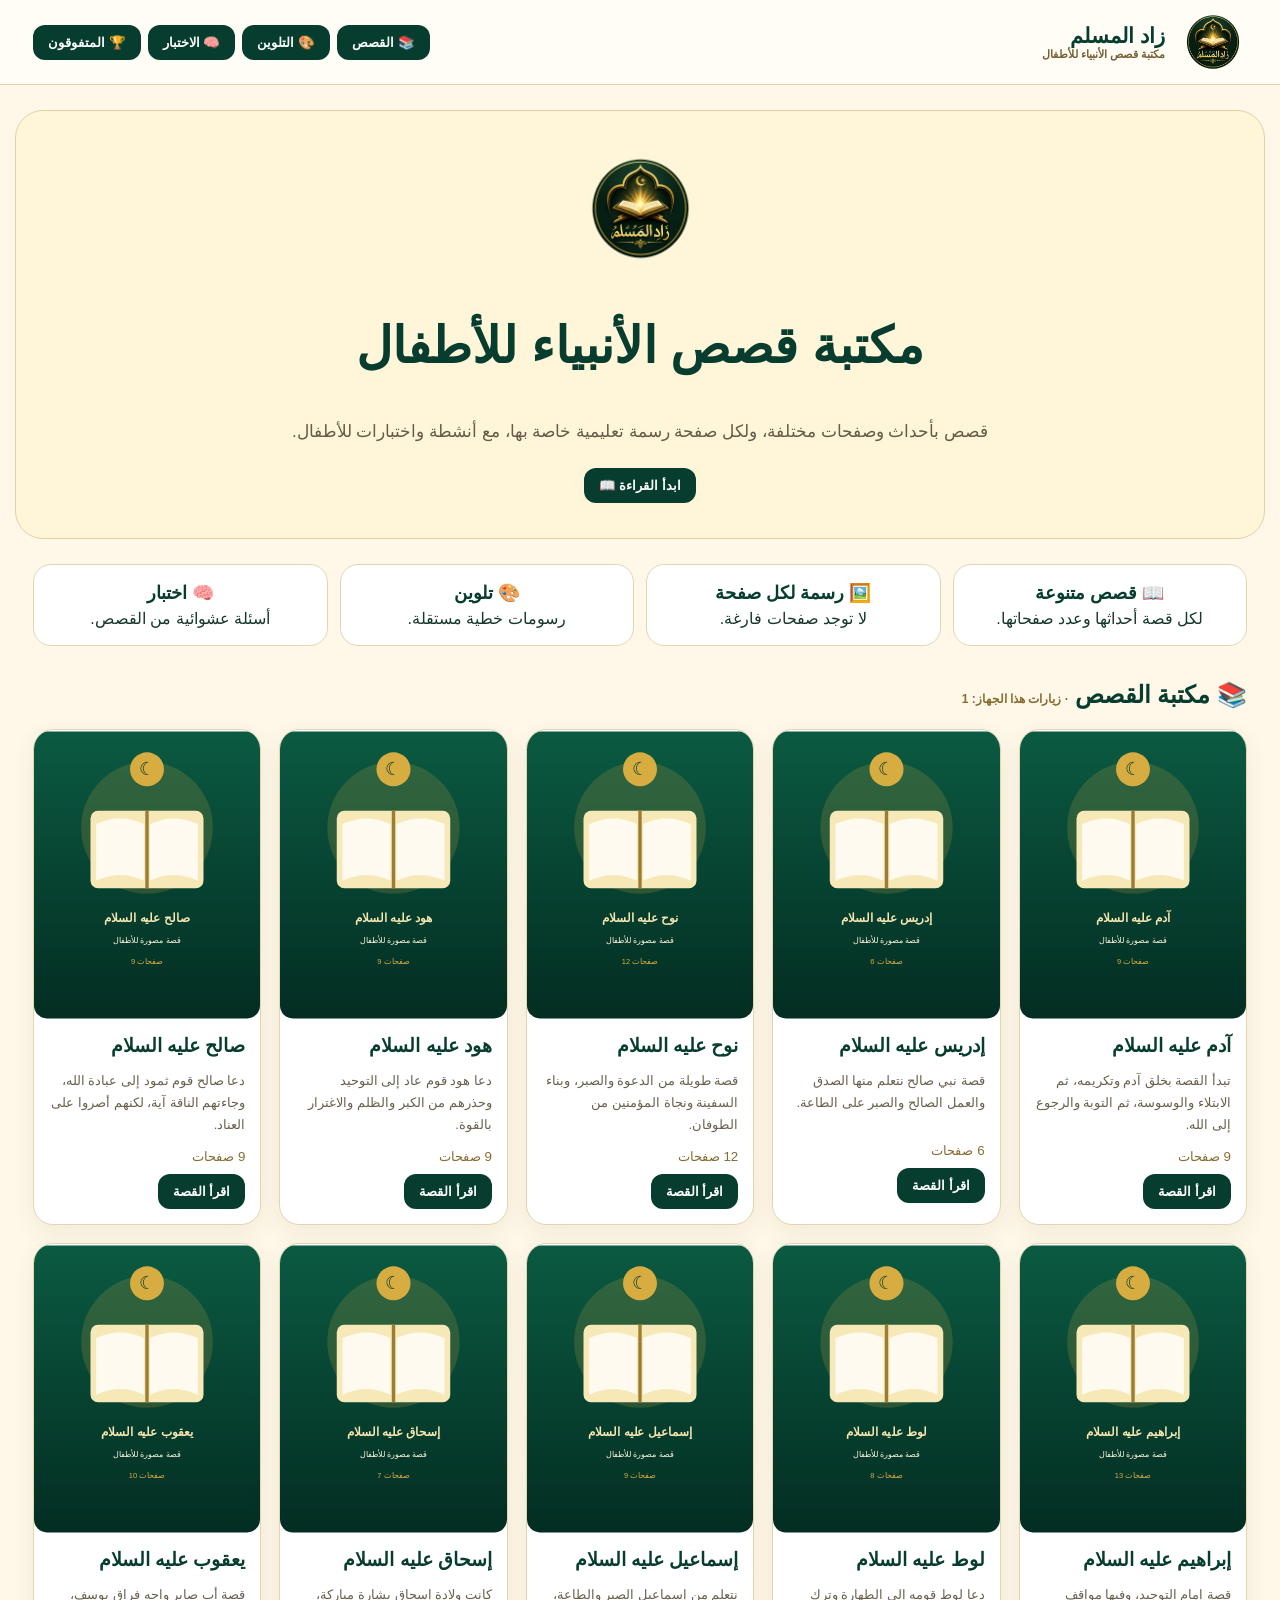
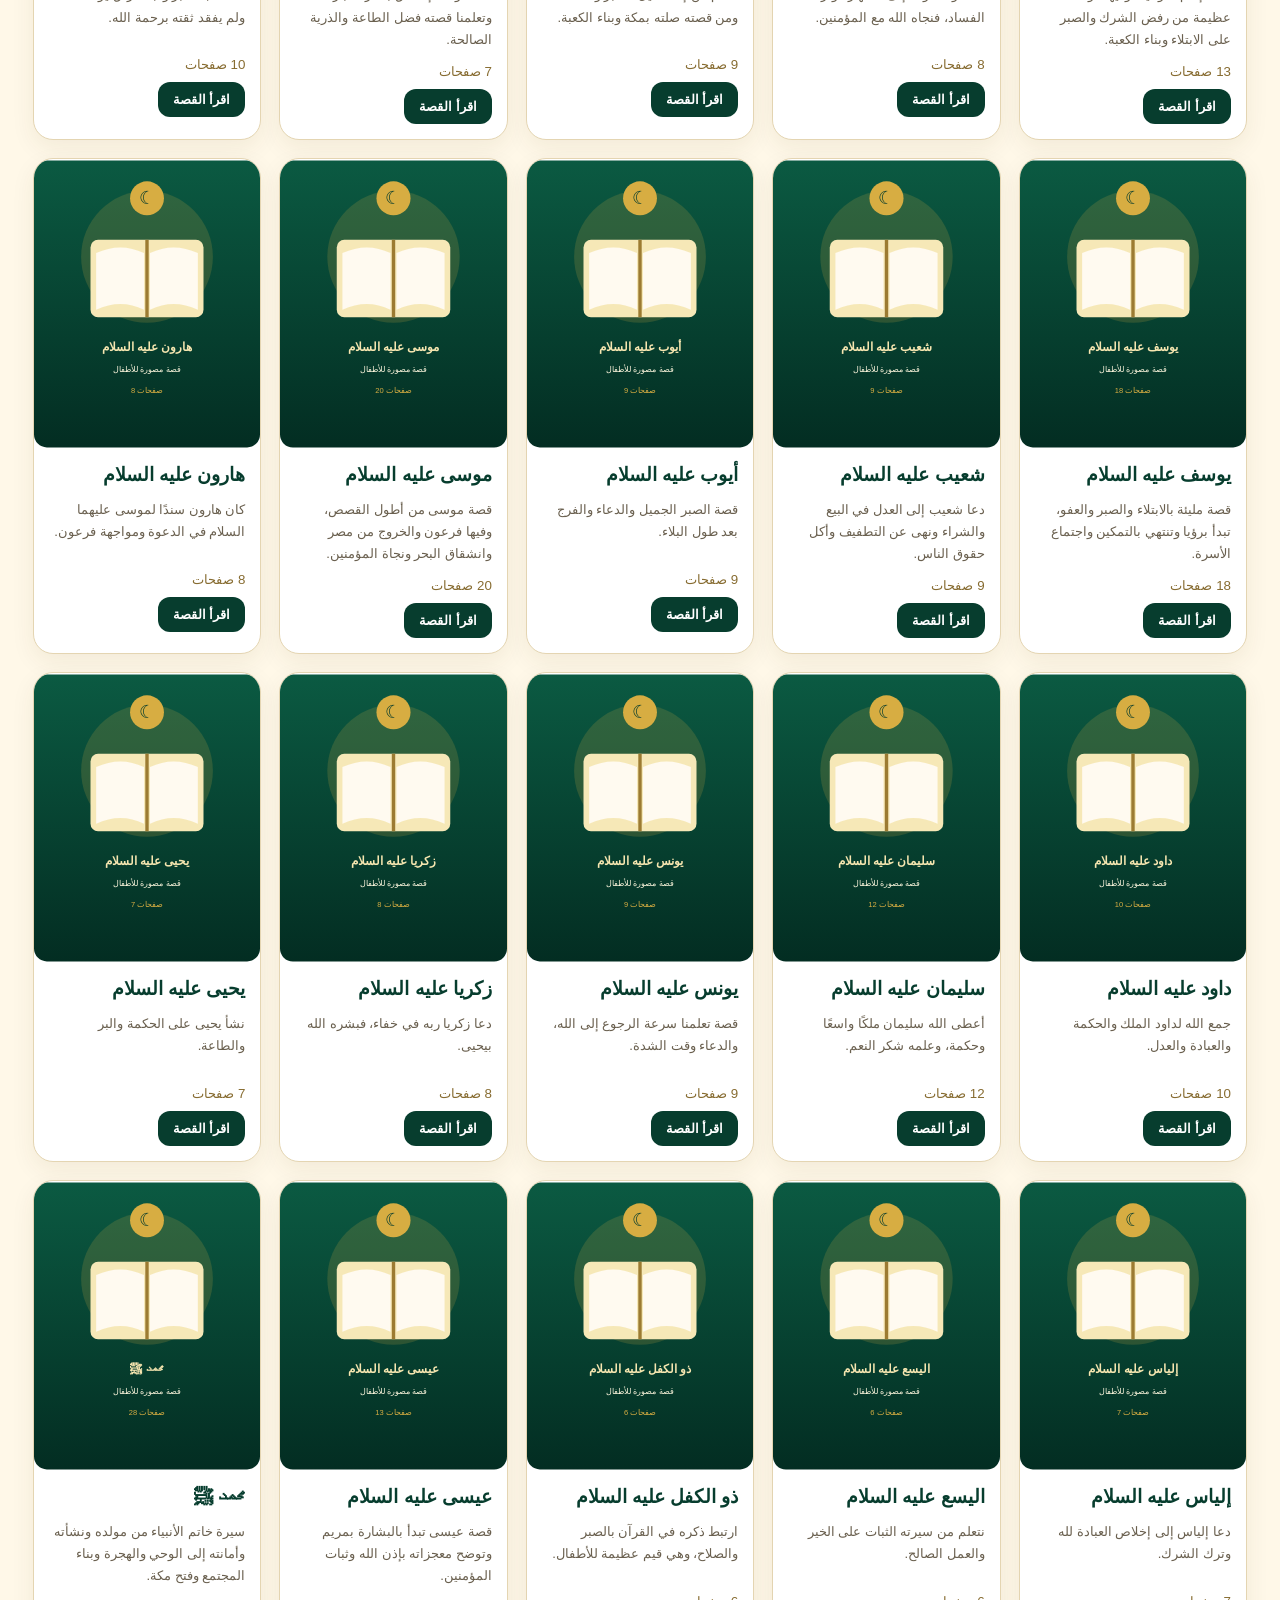
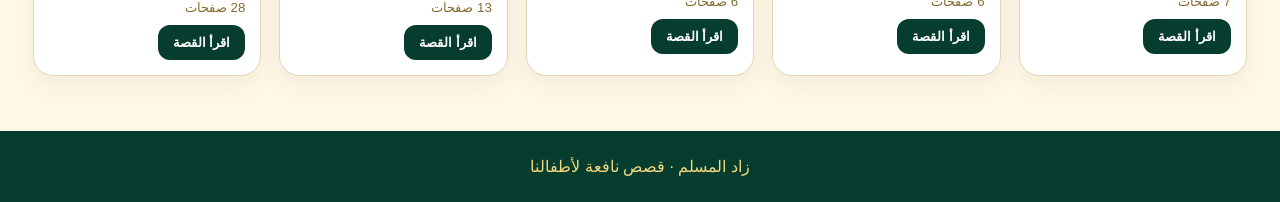
<file: index.html>
<!doctype html><html lang="ar" dir="rtl"><head><meta charset="utf-8"><meta name="viewport" content="width=device-width,initial-scale=1">
<title>زاد المسلم | مكتبة قصص الأنبياء للأطفال</title>
<style>
*{box-sizing:border-box}body{margin:0;background:#fff8e8;color:#17372d;font-family:Tahoma,Arial,sans-serif}header{position:sticky;top:0;z-index:9;background:#fffdf7ee;border-bottom:1px solid #e2d2ac}.nav{max-width:1250px;margin:auto;display:flex;align-items:center;gap:14px;padding:8px 18px}.logo{width:68px;height:68px;object-fit:contain}.brand{font-weight:900;font-size:21px;color:#073d2e}.brand small{display:block;font-size:11px;color:#765f35}nav{margin-right:auto;display:flex;gap:7px;flex-wrap:wrap}button{border:0;border-radius:12px;background:#073d2e;color:white;padding:10px 15px;font-weight:800;cursor:pointer}.hero{max-width:1250px;margin:25px auto;padding:35px 20px;text-align:center;background:#fff5d9;border:1px solid #e3d0a1;border-radius:28px}.hero img{width:125px}h1{font-size:clamp(28px,5vw,50px);color:#073d2e}.hero p{font-size:17px;color:#665a48;max-width:850px;margin:auto auto 20px;line-height:1.9}main{max-width:1250px;margin:auto;padding:0 18px 55px}.features{display:grid;grid-template-columns:repeat(auto-fit,minmax(200px,1fr));gap:12px;margin:20px 0 35px}.feature{background:white;border:1px solid #e4d5b2;border-radius:18px;padding:17px;text-align:center}.feature b{display:block;color:#073d2e;font-size:18px;margin-bottom:5px}.grid{display:grid;grid-template-columns:repeat(auto-fit,minmax(220px,1fr));gap:18px}.card{background:#fff;border:1px solid #e4d5b2;border-radius:20px;overflow:hidden;box-shadow:0 8px 25px #49360f12}.card img{width:100%;height:290px;display:block}.card>div{padding:15px}.card h3{margin:0;color:#073d2e}.card p{font-size:13px;line-height:1.7;color:#6a604f;min-height:60px}.card small{display:block;color:#876c31;margin-bottom:10px}.modal{position:fixed;inset:0;background:#00140dd9;z-index:20;display:none;align-items:center;justify-content:center;padding:14px}.modal.on{display:flex}.panel{background:#fff9eb;border-radius:24px;width:min(950px,100%);max-height:94vh;overflow:auto;padding:22px;position:relative}.close{position:absolute;left:12px;top:12px;border-radius:50%;background:#eadfc7;color:#073d2e}.progress{height:9px;background:#e8ddc8;border-radius:10px;overflow:hidden}.progress i{display:block;height:100%;background:#d7ad42}.scene{margin:16px 0;border-radius:20px;overflow:hidden;background:#073d2e}.scene img{width:100%;display:block}.storytext{font-size:18px;line-height:2.1}.navrow{display:flex;justify-content:space-between;align-items:center;gap:8px}.quizopt{display:block;width:100%;margin:9px 0;text-align:right;background:#f0e6d0;color:#073d2e}.feedback{margin-top:12px;padding:12px;border-radius:12px;font-weight:900}.good{background:#dff3e5;color:#126138}.bad{background:#fde0dc;color:#9d2d20}.paintgrid{display:grid;grid-template-columns:repeat(auto-fit,minmax(170px,1fr));gap:14px}.paintitem{background:#fff;border:1px solid #ddd0b6;border-radius:16px;padding:10px;text-align:center}.paintitem svg{width:100%;height:150px}footer{background:#073d2e;color:#f3d77e;text-align:center;padding:26px}@media(max-width:700px){nav{display:none}.card img{height:240px}}
</style></head><body>
<header><div class="nav"><img class="logo" src="assets/logo.png"><div class="brand">زاد المسلم<small>مكتبة قصص الأنبياء للأطفال</small></div><nav><button onclick="go('library')">📚 القصص</button><button onclick="coloring()">🎨 التلوين</button><button onclick="quiz()">🧠 الاختبار</button><button onclick="leaderboard()">🏆 المتفوقون</button></nav></div></header>
<section class="hero"><img src="assets/logo.png"><h1>مكتبة قصص الأنبياء للأطفال</h1><p>قصص بأحداث وصفحات مختلفة، ولكل صفحة رسمة تعليمية خاصة بها، مع أنشطة واختبارات للأطفال.</p><button onclick="go('library')">ابدأ القراءة 📖</button></section>
<main><div class="features"><div class="feature"><b>📖 قصص متنوعة</b>لكل قصة أحداثها وعدد صفحاتها.</div><div class="feature"><b>🖼️ رسمة لكل صفحة</b>لا توجد صفحات فارغة.</div><div class="feature"><b>🎨 تلوين</b>رسومات خطية مستقلة.</div><div class="feature"><b>🧠 اختبار</b>أسئلة عشوائية من القصص.</div></div><section id="library"><h2 style="color:#073d2e">📚 مكتبة القصص <span id="visits" style="font-size:12px;color:#876c31"></span></h2><div class="grid"><article class="card"><img src="assets/covers/story-01.svg" alt="آدم عليه السلام"><div><h3>آدم عليه السلام</h3><p>تبدأ القصة بخلق آدم وتكريمه، ثم الابتلاء والوسوسة، ثم التوبة والرجوع إلى الله.</p><small>9 صفحات</small><button onclick="readStory(1)">اقرأ القصة</button></div></article><article class="card"><img src="assets/covers/story-02.svg" alt="إدريس عليه السلام"><div><h3>إدريس عليه السلام</h3><p>قصة نبي صالح نتعلم منها الصدق والعمل الصالح والصبر على الطاعة.</p><small>6 صفحات</small><button onclick="readStory(2)">اقرأ القصة</button></div></article><article class="card"><img src="assets/covers/story-03.svg" alt="نوح عليه السلام"><div><h3>نوح عليه السلام</h3><p>قصة طويلة من الدعوة والصبر، وبناء السفينة ونجاة المؤمنين من الطوفان.</p><small>12 صفحات</small><button onclick="readStory(3)">اقرأ القصة</button></div></article><article class="card"><img src="assets/covers/story-04.svg" alt="هود عليه السلام"><div><h3>هود عليه السلام</h3><p>دعا هود قوم عاد إلى التوحيد وحذرهم من الكبر والظلم والاغترار بالقوة.</p><small>9 صفحات</small><button onclick="readStory(4)">اقرأ القصة</button></div></article><article class="card"><img src="assets/covers/story-05.svg" alt="صالح عليه السلام"><div><h3>صالح عليه السلام</h3><p>دعا صالح قوم ثمود إلى عبادة الله، وجاءتهم الناقة آية، لكنهم أصروا على العناد.</p><small>9 صفحات</small><button onclick="readStory(5)">اقرأ القصة</button></div></article><article class="card"><img src="assets/covers/story-06.svg" alt="إبراهيم عليه السلام"><div><h3>إبراهيم عليه السلام</h3><p>قصة إمام التوحيد، وفيها مواقف عظيمة من رفض الشرك والصبر على الابتلاء وبناء الكعبة.</p><small>13 صفحات</small><button onclick="readStory(6)">اقرأ القصة</button></div></article><article class="card"><img src="assets/covers/story-07.svg" alt="لوط عليه السلام"><div><h3>لوط عليه السلام</h3><p>دعا لوط قومه إلى الطهارة وترك الفساد، فنجاه الله مع المؤمنين.</p><small>8 صفحات</small><button onclick="readStory(7)">اقرأ القصة</button></div></article><article class="card"><img src="assets/covers/story-08.svg" alt="إسماعيل عليه السلام"><div><h3>إسماعيل عليه السلام</h3><p>نتعلم من إسماعيل الصبر والطاعة، ومن قصته صلته بمكة وبناء الكعبة.</p><small>9 صفحات</small><button onclick="readStory(8)">اقرأ القصة</button></div></article><article class="card"><img src="assets/covers/story-09.svg" alt="إسحاق عليه السلام"><div><h3>إسحاق عليه السلام</h3><p>كانت ولادة إسحاق بشارة مباركة، وتعلمنا قصته فضل الطاعة والذرية الصالحة.</p><small>7 صفحات</small><button onclick="readStory(9)">اقرأ القصة</button></div></article><article class="card"><img src="assets/covers/story-10.svg" alt="يعقوب عليه السلام"><div><h3>يعقوب عليه السلام</h3><p>قصة أب صابر واجه فراق يوسف، ولم يفقد ثقته برحمة الله.</p><small>10 صفحات</small><button onclick="readStory(10)">اقرأ القصة</button></div></article><article class="card"><img src="assets/covers/story-11.svg" alt="يوسف عليه السلام"><div><h3>يوسف عليه السلام</h3><p>قصة مليئة بالابتلاء والصبر والعفو، تبدأ برؤيا وتنتهي بالتمكين واجتماع الأسرة.</p><small>18 صفحات</small><button onclick="readStory(11)">اقرأ القصة</button></div></article><article class="card"><img src="assets/covers/story-12.svg" alt="شعيب عليه السلام"><div><h3>شعيب عليه السلام</h3><p>دعا شعيب إلى العدل في البيع والشراء ونهى عن التطفيف وأكل حقوق الناس.</p><small>9 صفحات</small><button onclick="readStory(12)">اقرأ القصة</button></div></article><article class="card"><img src="assets/covers/story-13.svg" alt="أيوب عليه السلام"><div><h3>أيوب عليه السلام</h3><p>قصة الصبر الجميل والدعاء والفرج بعد طول البلاء.</p><small>9 صفحات</small><button onclick="readStory(13)">اقرأ القصة</button></div></article><article class="card"><img src="assets/covers/story-14.svg" alt="موسى عليه السلام"><div><h3>موسى عليه السلام</h3><p>قصة موسى من أطول القصص، وفيها فرعون والخروج من مصر وانشقاق البحر ونجاة المؤمنين.</p><small>20 صفحات</small><button onclick="readStory(14)">اقرأ القصة</button></div></article><article class="card"><img src="assets/covers/story-15.svg" alt="هارون عليه السلام"><div><h3>هارون عليه السلام</h3><p>كان هارون سندًا لموسى عليهما السلام في الدعوة ومواجهة فرعون.</p><small>8 صفحات</small><button onclick="readStory(15)">اقرأ القصة</button></div></article><article class="card"><img src="assets/covers/story-16.svg" alt="داود عليه السلام"><div><h3>داود عليه السلام</h3><p>جمع الله لداود الملك والحكمة والعبادة والعدل.</p><small>10 صفحات</small><button onclick="readStory(16)">اقرأ القصة</button></div></article><article class="card"><img src="assets/covers/story-17.svg" alt="سليمان عليه السلام"><div><h3>سليمان عليه السلام</h3><p>أعطى الله سليمان ملكًا واسعًا وحكمة، وعلمه شكر النعم.</p><small>12 صفحات</small><button onclick="readStory(17)">اقرأ القصة</button></div></article><article class="card"><img src="assets/covers/story-18.svg" alt="يونس عليه السلام"><div><h3>يونس عليه السلام</h3><p>قصة تعلمنا سرعة الرجوع إلى الله، والدعاء وقت الشدة.</p><small>9 صفحات</small><button onclick="readStory(18)">اقرأ القصة</button></div></article><article class="card"><img src="assets/covers/story-19.svg" alt="زكريا عليه السلام"><div><h3>زكريا عليه السلام</h3><p>دعا زكريا ربه في خفاء، فبشره الله بيحيى.</p><small>8 صفحات</small><button onclick="readStory(19)">اقرأ القصة</button></div></article><article class="card"><img src="assets/covers/story-20.svg" alt="يحيى عليه السلام"><div><h3>يحيى عليه السلام</h3><p>نشأ يحيى على الحكمة والبر والطاعة.</p><small>7 صفحات</small><button onclick="readStory(20)">اقرأ القصة</button></div></article><article class="card"><img src="assets/covers/story-21.svg" alt="إلياس عليه السلام"><div><h3>إلياس عليه السلام</h3><p>دعا إلياس إلى إخلاص العبادة لله وترك الشرك.</p><small>7 صفحات</small><button onclick="readStory(21)">اقرأ القصة</button></div></article><article class="card"><img src="assets/covers/story-22.svg" alt="اليسع عليه السلام"><div><h3>اليسع عليه السلام</h3><p>نتعلم من سيرته الثبات على الخير والعمل الصالح.</p><small>6 صفحات</small><button onclick="readStory(22)">اقرأ القصة</button></div></article><article class="card"><img src="assets/covers/story-23.svg" alt="ذو الكفل عليه السلام"><div><h3>ذو الكفل عليه السلام</h3><p>ارتبط ذكره في القرآن بالصبر والصلاح، وهي قيم عظيمة للأطفال.</p><small>6 صفحات</small><button onclick="readStory(23)">اقرأ القصة</button></div></article><article class="card"><img src="assets/covers/story-24.svg" alt="عيسى عليه السلام"><div><h3>عيسى عليه السلام</h3><p>قصة عيسى تبدأ بالبشارة بمريم وتوضح معجزاته بإذن الله وثبات المؤمنين.</p><small>13 صفحات</small><button onclick="readStory(24)">اقرأ القصة</button></div></article><article class="card"><img src="assets/covers/story-25.svg" alt="محمد ﷺ"><div><h3>محمد ﷺ</h3><p>سيرة خاتم الأنبياء من مولده ونشأته وأمانته إلى الوحي والهجرة وبناء المجتمع وفتح مكة.</p><small>28 صفحات</small><button onclick="readStory(25)">اقرأ القصة</button></div></article></div></section></main>
<footer>زاد المسلم · قصص نافعة لأطفالنا</footer>
<div id="modal" class="modal"><div class="panel"><button class="close" onclick="closeM()">×</button><div id="modalBody"></div></div></div>
<script>
const DATA={"stories": [{"id": 1, "title": "آدم عليه السلام", "description": "تبدأ القصة بخلق آدم وتكريمه، ثم الابتلاء والوسوسة، ثم التوبة والرجوع إلى الله.", "pages": [{"page": 1, "event": "خلق آدم", "text": "تبدأ القصة بخلق آدم وتكريمه، ثم الابتلاء والوسوسة، ثم التوبة والرجوع إلى الله. في هذا الحدث نتأمل معنى الإيمان والصبر وحسن الاختيار، ثم نتابع بقية أحداث القصة خطوة خطوة.", "image": "assets/illustrations/story-01/page-01.svg"}, {"page": 2, "event": "إسكان آدم في الجنة", "text": "في هذا الحدث نتأمل معنى الإيمان والصبر وحسن الاختيار، ثم نتابع بقية أحداث القصة خطوة خطوة.", "image": "assets/illustrations/story-01/page-02.svg"}, {"page": 3, "event": "الوسوسة والاختبار", "text": "في هذا الحدث نتأمل معنى الإيمان والصبر وحسن الاختيار، ثم نتابع بقية أحداث القصة خطوة خطوة.", "image": "assets/illustrations/story-01/page-03.svg"}, {"page": 4, "event": "الأكل من الشجرة", "text": "في هذا الحدث نتأمل معنى الإيمان والصبر وحسن الاختيار، ثم نتابع بقية أحداث القصة خطوة خطوة.", "image": "assets/illustrations/story-01/page-04.svg"}, {"page": 5, "event": "الهبوط إلى الأرض", "text": "في هذا الحدث نتأمل معنى الإيمان والصبر وحسن الاختيار، ثم نتابع بقية أحداث القصة خطوة خطوة.", "image": "assets/illustrations/story-01/page-05.svg"}, {"page": 6, "event": "الندم والتوبة", "text": "في هذا الحدث نتأمل معنى الإيمان والصبر وحسن الاختيار، ثم نتابع بقية أحداث القصة خطوة خطوة.", "image": "assets/illustrations/story-01/page-06.svg"}, {"page": 7, "event": "قبول التوبة", "text": "في هذا الحدث نتأمل معنى الإيمان والصبر وحسن الاختيار، ثم نتابع بقية أحداث القصة خطوة خطوة.", "image": "assets/illustrations/story-01/page-07.svg"}, {"page": 8, "event": "بداية الحياة في الأرض", "text": "في هذا الحدث نتأمل معنى الإيمان والصبر وحسن الاختيار، ثم نتابع بقية أحداث القصة خطوة خطوة.", "image": "assets/illustrations/story-01/page-08.svg"}, {"page": 9, "event": "العبرة", "text": "العبرة من القصة أن الإيمان والصبر وحسن الخلق والرجوع إلى الحق من أعظم ما نتعلمه، وأن العمل الصالح يترك أثرًا جميلًا.", "image": "assets/illustrations/story-01/page-09.svg"}], "cover": "assets/covers/story-01.svg"}, {"id": 2, "title": "إدريس عليه السلام", "description": "قصة نبي صالح نتعلم منها الصدق والعمل الصالح والصبر على الطاعة.", "pages": [{"page": 1, "event": "الصدق والعمل الصالح", "text": "قصة نبي صالح نتعلم منها الصدق والعمل الصالح والصبر على الطاعة. في هذا الحدث نتأمل معنى الإيمان والصبر وحسن الاختيار، ثم نتابع بقية أحداث القصة خطوة خطوة.", "image": "assets/illustrations/story-02/page-01.svg"}, {"page": 2, "event": "الدعوة إلى الخير", "text": "في هذا الحدث نتأمل معنى الإيمان والصبر وحسن الاختيار، ثم نتابع بقية أحداث القصة خطوة خطوة.", "image": "assets/illustrations/story-02/page-02.svg"}, {"page": 3, "event": "الصبر على الطاعة", "text": "في هذا الحدث نتأمل معنى الإيمان والصبر وحسن الاختيار، ثم نتابع بقية أحداث القصة خطوة خطوة.", "image": "assets/illustrations/story-02/page-03.svg"}, {"page": 4, "event": "الرفعة بالمكانة", "text": "في هذا الحدث نتأمل معنى الإيمان والصبر وحسن الاختيار، ثم نتابع بقية أحداث القصة خطوة خطوة.", "image": "assets/illustrations/story-02/page-04.svg"}, {"page": 5, "event": "العلم والعمل", "text": "في هذا الحدث نتأمل معنى الإيمان والصبر وحسن الاختيار، ثم نتابع بقية أحداث القصة خطوة خطوة.", "image": "assets/illustrations/story-02/page-05.svg"}, {"page": 6, "event": "العبرة", "text": "العبرة من القصة أن الإيمان والصبر وحسن الخلق والرجوع إلى الحق من أعظم ما نتعلمه، وأن العمل الصالح يترك أثرًا جميلًا.", "image": "assets/illustrations/story-02/page-06.svg"}], "cover": "assets/covers/story-02.svg"}, {"id": 3, "title": "نوح عليه السلام", "description": "قصة طويلة من الدعوة والصبر، وبناء السفينة ونجاة المؤمنين من الطوفان.", "pages": [{"page": 1, "event": "بداية الدعوة", "text": "قصة طويلة من الدعوة والصبر، وبناء السفينة ونجاة المؤمنين من الطوفان. في هذا الحدث نتأمل معنى الإيمان والصبر وحسن الاختيار، ثم نتابع بقية أحداث القصة خطوة خطوة.", "image": "assets/illustrations/story-03/page-01.svg"}, {"page": 2, "event": "دعوة القوم", "text": "في هذا الحدث نتأمل معنى الإيمان والصبر وحسن الاختيار، ثم نتابع بقية أحداث القصة خطوة خطوة.", "image": "assets/illustrations/story-03/page-02.svg"}, {"page": 3, "event": "سنوات من الصبر", "text": "في هذا الحدث نتأمل معنى الإيمان والصبر وحسن الاختيار، ثم نتابع بقية أحداث القصة خطوة خطوة.", "image": "assets/illustrations/story-03/page-03.svg"}, {"page": 4, "event": "السخرية من المؤمنين", "text": "في هذا الحدث نتأمل معنى الإيمان والصبر وحسن الاختيار، ثم نتابع بقية أحداث القصة خطوة خطوة.", "image": "assets/illustrations/story-03/page-04.svg"}, {"page": 5, "event": "بناء السفينة", "text": "في هذا الحدث نتأمل معنى الإيمان والصبر وحسن الاختيار، ثم نتابع بقية أحداث القصة خطوة خطوة.", "image": "assets/illustrations/story-03/page-05.svg"}, {"page": 6, "event": "اكتمال السفينة", "text": "في هذا الحدث نتأمل معنى الإيمان والصبر وحسن الاختيار، ثم نتابع بقية أحداث القصة خطوة خطوة.", "image": "assets/illustrations/story-03/page-06.svg"}, {"page": 7, "event": "نزول المطر", "text": "في هذا الحدث نتأمل معنى الإيمان والصبر وحسن الاختيار، ثم نتابع بقية أحداث القصة خطوة خطوة.", "image": "assets/illustrations/story-03/page-07.svg"}, {"page": 8, "event": "الطوفان", "text": "في هذا الحدث نتأمل معنى الإيمان والصبر وحسن الاختيار، ثم نتابع بقية أحداث القصة خطوة خطوة.", "image": "assets/illustrations/story-03/page-08.svg"}, {"page": 9, "event": "ركوب السفينة", "text": "في هذا الحدث نتأمل معنى الإيمان والصبر وحسن الاختيار، ثم نتابع بقية أحداث القصة خطوة خطوة.", "image": "assets/illustrations/story-03/page-09.svg"}, {"page": 10, "event": "نجاة المؤمنين", "text": "في هذا الحدث نتأمل معنى الإيمان والصبر وحسن الاختيار، ثم نتابع بقية أحداث القصة خطوة خطوة.", "image": "assets/illustrations/story-03/page-10.svg"}, {"page": 11, "event": "استقرار السفينة", "text": "في هذا الحدث نتأمل معنى الإيمان والصبر وحسن الاختيار، ثم نتابع بقية أحداث القصة خطوة خطوة.", "image": "assets/illustrations/story-03/page-11.svg"}, {"page": 12, "event": "العبرة", "text": "العبرة من القصة أن الإيمان والصبر وحسن الخلق والرجوع إلى الحق من أعظم ما نتعلمه، وأن العمل الصالح يترك أثرًا جميلًا.", "image": "assets/illustrations/story-03/page-12.svg"}], "cover": "assets/covers/story-03.svg"}, {"id": 4, "title": "هود عليه السلام", "description": "دعا هود قوم عاد إلى التوحيد وحذرهم من الكبر والظلم والاغترار بالقوة.", "pages": [{"page": 1, "event": "قوم عاد", "text": "دعا هود قوم عاد إلى التوحيد وحذرهم من الكبر والظلم والاغترار بالقوة. في هذا الحدث نتأمل معنى الإيمان والصبر وحسن الاختيار، ثم نتابع بقية أحداث القصة خطوة خطوة.", "image": "assets/illustrations/story-04/page-01.svg"}, {"page": 2, "event": "دعوة هود", "text": "في هذا الحدث نتأمل معنى الإيمان والصبر وحسن الاختيار، ثم نتابع بقية أحداث القصة خطوة خطوة.", "image": "assets/illustrations/story-04/page-02.svg"}, {"page": 3, "event": "الغرور بالقوة", "text": "في هذا الحدث نتأمل معنى الإيمان والصبر وحسن الاختيار، ثم نتابع بقية أحداث القصة خطوة خطوة.", "image": "assets/illustrations/story-04/page-03.svg"}, {"page": 4, "event": "رفض الدعوة", "text": "في هذا الحدث نتأمل معنى الإيمان والصبر وحسن الاختيار، ثم نتابع بقية أحداث القصة خطوة خطوة.", "image": "assets/illustrations/story-04/page-04.svg"}, {"page": 5, "event": "الثبات", "text": "في هذا الحدث نتأمل معنى الإيمان والصبر وحسن الاختيار، ثم نتابع بقية أحداث القصة خطوة خطوة.", "image": "assets/illustrations/story-04/page-05.svg"}, {"page": 6, "event": "الاستعداد للعذاب", "text": "في هذا الحدث نتأمل معنى الإيمان والصبر وحسن الاختيار، ثم نتابع بقية أحداث القصة خطوة خطوة.", "image": "assets/illustrations/story-04/page-06.svg"}, {"page": 7, "event": "الريح الشديدة", "text": "في هذا الحدث نتأمل معنى الإيمان والصبر وحسن الاختيار، ثم نتابع بقية أحداث القصة خطوة خطوة.", "image": "assets/illustrations/story-04/page-07.svg"}, {"page": 8, "event": "نجاة المؤمنين", "text": "في هذا الحدث نتأمل معنى الإيمان والصبر وحسن الاختيار، ثم نتابع بقية أحداث القصة خطوة خطوة.", "image": "assets/illustrations/story-04/page-08.svg"}, {"page": 9, "event": "العبرة", "text": "العبرة من القصة أن الإيمان والصبر وحسن الخلق والرجوع إلى الحق من أعظم ما نتعلمه، وأن العمل الصالح يترك أثرًا جميلًا.", "image": "assets/illustrations/story-04/page-09.svg"}], "cover": "assets/covers/story-04.svg"}, {"id": 5, "title": "صالح عليه السلام", "description": "دعا صالح قوم ثمود إلى عبادة الله، وجاءتهم الناقة آية، لكنهم أصروا على العناد.", "pages": [{"page": 1, "event": "ثمود", "text": "دعا صالح قوم ثمود إلى عبادة الله، وجاءتهم الناقة آية، لكنهم أصروا على العناد. في هذا الحدث نتأمل معنى الإيمان والصبر وحسن الاختيار، ثم نتابع بقية أحداث القصة خطوة خطوة.", "image": "assets/illustrations/story-05/page-01.svg"}, {"page": 2, "event": "دعوة صالح", "text": "في هذا الحدث نتأمل معنى الإيمان والصبر وحسن الاختيار، ثم نتابع بقية أحداث القصة خطوة خطوة.", "image": "assets/illustrations/story-05/page-02.svg"}, {"page": 3, "event": "طلب الآية", "text": "في هذا الحدث نتأمل معنى الإيمان والصبر وحسن الاختيار، ثم نتابع بقية أحداث القصة خطوة خطوة.", "image": "assets/illustrations/story-05/page-03.svg"}, {"page": 4, "event": "الناقة", "text": "في هذا الحدث نتأمل معنى الإيمان والصبر وحسن الاختيار، ثم نتابع بقية أحداث القصة خطوة خطوة.", "image": "assets/illustrations/story-05/page-04.svg"}, {"page": 5, "event": "الماء والقسمة", "text": "في هذا الحدث نتأمل معنى الإيمان والصبر وحسن الاختيار، ثم نتابع بقية أحداث القصة خطوة خطوة.", "image": "assets/illustrations/story-05/page-05.svg"}, {"page": 6, "event": "التحذير", "text": "في هذا الحدث نتأمل معنى الإيمان والصبر وحسن الاختيار، ثم نتابع بقية أحداث القصة خطوة خطوة.", "image": "assets/illustrations/story-05/page-06.svg"}, {"page": 7, "event": "الاعتداء", "text": "في هذا الحدث نتأمل معنى الإيمان والصبر وحسن الاختيار، ثم نتابع بقية أحداث القصة خطوة خطوة.", "image": "assets/illustrations/story-05/page-07.svg"}, {"page": 8, "event": "العذاب", "text": "في هذا الحدث نتأمل معنى الإيمان والصبر وحسن الاختيار، ثم نتابع بقية أحداث القصة خطوة خطوة.", "image": "assets/illustrations/story-05/page-08.svg"}, {"page": 9, "event": "العبرة", "text": "العبرة من القصة أن الإيمان والصبر وحسن الخلق والرجوع إلى الحق من أعظم ما نتعلمه، وأن العمل الصالح يترك أثرًا جميلًا.", "image": "assets/illustrations/story-05/page-09.svg"}], "cover": "assets/covers/story-05.svg"}, {"id": 6, "title": "إبراهيم عليه السلام", "description": "قصة إمام التوحيد، وفيها مواقف عظيمة من رفض الشرك والصبر على الابتلاء وبناء الكعبة.", "pages": [{"page": 1, "event": "التوحيد", "text": "قصة إمام التوحيد، وفيها مواقف عظيمة من رفض الشرك والصبر على الابتلاء وبناء الكعبة. في هذا الحدث نتأمل معنى الإيمان والصبر وحسن الاختيار، ثم نتابع بقية أحداث القصة خطوة خطوة.", "image": "assets/illustrations/story-06/page-01.svg"}, {"page": 2, "event": "التفكر في خلق الله", "text": "في هذا الحدث نتأمل معنى الإيمان والصبر وحسن الاختيار، ثم نتابع بقية أحداث القصة خطوة خطوة.", "image": "assets/illustrations/story-06/page-02.svg"}, {"page": 3, "event": "رفض الشرك", "text": "في هذا الحدث نتأمل معنى الإيمان والصبر وحسن الاختيار، ثم نتابع بقية أحداث القصة خطوة خطوة.", "image": "assets/illustrations/story-06/page-03.svg"}, {"page": 4, "event": "مواجهة قومه", "text": "في هذا الحدث نتأمل معنى الإيمان والصبر وحسن الاختيار، ثم نتابع بقية أحداث القصة خطوة خطوة.", "image": "assets/illustrations/story-06/page-04.svg"}, {"page": 5, "event": "تحطيم الأصنام", "text": "في هذا الحدث نتأمل معنى الإيمان والصبر وحسن الاختيار، ثم نتابع بقية أحداث القصة خطوة خطوة.", "image": "assets/illustrations/story-06/page-05.svg"}, {"page": 6, "event": "النار", "text": "في هذا الحدث نتأمل معنى الإيمان والصبر وحسن الاختيار، ثم نتابع بقية أحداث القصة خطوة خطوة.", "image": "assets/illustrations/story-06/page-06.svg"}, {"page": 7, "event": "نجاة إبراهيم", "text": "في هذا الحدث نتأمل معنى الإيمان والصبر وحسن الاختيار، ثم نتابع بقية أحداث القصة خطوة خطوة.", "image": "assets/illustrations/story-06/page-07.svg"}, {"page": 8, "event": "الهجرة", "text": "في هذا الحدث نتأمل معنى الإيمان والصبر وحسن الاختيار، ثم نتابع بقية أحداث القصة خطوة خطوة.", "image": "assets/illustrations/story-06/page-08.svg"}, {"page": 9, "event": "الابتلاء", "text": "في هذا الحدث نتأمل معنى الإيمان والصبر وحسن الاختيار، ثم نتابع بقية أحداث القصة خطوة خطوة.", "image": "assets/illustrations/story-06/page-09.svg"}, {"page": 10, "event": "بناء الكعبة", "text": "في هذا الحدث نتأمل معنى الإيمان والصبر وحسن الاختيار، ثم نتابع بقية أحداث القصة خطوة خطوة.", "image": "assets/illustrations/story-06/page-10.svg"}, {"page": 11, "event": "الدعاء", "text": "في هذا الحدث نتأمل معنى الإيمان والصبر وحسن الاختيار، ثم نتابع بقية أحداث القصة خطوة خطوة.", "image": "assets/illustrations/story-06/page-11.svg"}, {"page": 12, "event": "البشارة", "text": "في هذا الحدث نتأمل معنى الإيمان والصبر وحسن الاختيار، ثم نتابع بقية أحداث القصة خطوة خطوة.", "image": "assets/illustrations/story-06/page-12.svg"}, {"page": 13, "event": "العبرة", "text": "العبرة من القصة أن الإيمان والصبر وحسن الخلق والرجوع إلى الحق من أعظم ما نتعلمه، وأن العمل الصالح يترك أثرًا جميلًا.", "image": "assets/illustrations/story-06/page-13.svg"}], "cover": "assets/covers/story-06.svg"}, {"id": 7, "title": "لوط عليه السلام", "description": "دعا لوط قومه إلى الطهارة وترك الفساد، فنجاه الله مع المؤمنين.", "pages": [{"page": 1, "event": "قوم لوط", "text": "دعا لوط قومه إلى الطهارة وترك الفساد، فنجاه الله مع المؤمنين. في هذا الحدث نتأمل معنى الإيمان والصبر وحسن الاختيار، ثم نتابع بقية أحداث القصة خطوة خطوة.", "image": "assets/illustrations/story-07/page-01.svg"}, {"page": 2, "event": "دعوة التوحيد", "text": "في هذا الحدث نتأمل معنى الإيمان والصبر وحسن الاختيار، ثم نتابع بقية أحداث القصة خطوة خطوة.", "image": "assets/illustrations/story-07/page-02.svg"}, {"page": 3, "event": "انتشار الفساد", "text": "في هذا الحدث نتأمل معنى الإيمان والصبر وحسن الاختيار، ثم نتابع بقية أحداث القصة خطوة خطوة.", "image": "assets/illustrations/story-07/page-03.svg"}, {"page": 4, "event": "تحذير القوم", "text": "في هذا الحدث نتأمل معنى الإيمان والصبر وحسن الاختيار، ثم نتابع بقية أحداث القصة خطوة خطوة.", "image": "assets/illustrations/story-07/page-04.svg"}, {"page": 5, "event": "الضيوف", "text": "في هذا الحدث نتأمل معنى الإيمان والصبر وحسن الاختيار، ثم نتابع بقية أحداث القصة خطوة خطوة.", "image": "assets/illustrations/story-07/page-05.svg"}, {"page": 6, "event": "الخروج ليلًا", "text": "في هذا الحدث نتأمل معنى الإيمان والصبر وحسن الاختيار، ثم نتابع بقية أحداث القصة خطوة خطوة.", "image": "assets/illustrations/story-07/page-06.svg"}, {"page": 7, "event": "العذاب", "text": "في هذا الحدث نتأمل معنى الإيمان والصبر وحسن الاختيار، ثم نتابع بقية أحداث القصة خطوة خطوة.", "image": "assets/illustrations/story-07/page-07.svg"}, {"page": 8, "event": "العبرة", "text": "العبرة من القصة أن الإيمان والصبر وحسن الخلق والرجوع إلى الحق من أعظم ما نتعلمه، وأن العمل الصالح يترك أثرًا جميلًا.", "image": "assets/illustrations/story-07/page-08.svg"}], "cover": "assets/covers/story-07.svg"}, {"id": 8, "title": "إسماعيل عليه السلام", "description": "نتعلم من إسماعيل الصبر والطاعة، ومن قصته صلته بمكة وبناء الكعبة.", "pages": [{"page": 1, "event": "البشارة", "text": "نتعلم من إسماعيل الصبر والطاعة، ومن قصته صلته بمكة وبناء الكعبة. في هذا الحدث نتأمل معنى الإيمان والصبر وحسن الاختيار، ثم نتابع بقية أحداث القصة خطوة خطوة.", "image": "assets/illustrations/story-08/page-01.svg"}, {"page": 2, "event": "الهجرة إلى مكة", "text": "في هذا الحدث نتأمل معنى الإيمان والصبر وحسن الاختيار، ثم نتابع بقية أحداث القصة خطوة خطوة.", "image": "assets/illustrations/story-08/page-02.svg"}, {"page": 3, "event": "بداية زمزم", "text": "في هذا الحدث نتأمل معنى الإيمان والصبر وحسن الاختيار، ثم نتابع بقية أحداث القصة خطوة خطوة.", "image": "assets/illustrations/story-08/page-03.svg"}, {"page": 4, "event": "نشأة إسماعيل", "text": "في هذا الحدث نتأمل معنى الإيمان والصبر وحسن الاختيار، ثم نتابع بقية أحداث القصة خطوة خطوة.", "image": "assets/illustrations/story-08/page-04.svg"}, {"page": 5, "event": "تعلم الصبر", "text": "في هذا الحدث نتأمل معنى الإيمان والصبر وحسن الاختيار، ثم نتابع بقية أحداث القصة خطوة خطوة.", "image": "assets/illustrations/story-08/page-05.svg"}, {"page": 6, "event": "رؤيا الابتلاء", "text": "في هذا الحدث نتأمل معنى الإيمان والصبر وحسن الاختيار، ثم نتابع بقية أحداث القصة خطوة خطوة.", "image": "assets/illustrations/story-08/page-06.svg"}, {"page": 7, "event": "الطاعة", "text": "في هذا الحدث نتأمل معنى الإيمان والصبر وحسن الاختيار، ثم نتابع بقية أحداث القصة خطوة خطوة.", "image": "assets/illustrations/story-08/page-07.svg"}, {"page": 8, "event": "بناء الكعبة", "text": "في هذا الحدث نتأمل معنى الإيمان والصبر وحسن الاختيار، ثم نتابع بقية أحداث القصة خطوة خطوة.", "image": "assets/illustrations/story-08/page-08.svg"}, {"page": 9, "event": "العبرة", "text": "العبرة من القصة أن الإيمان والصبر وحسن الخلق والرجوع إلى الحق من أعظم ما نتعلمه، وأن العمل الصالح يترك أثرًا جميلًا.", "image": "assets/illustrations/story-08/page-09.svg"}], "cover": "assets/covers/story-08.svg"}, {"id": 9, "title": "إسحاق عليه السلام", "description": "كانت ولادة إسحاق بشارة مباركة، وتعلمنا قصته فضل الطاعة والذرية الصالحة.", "pages": [{"page": 1, "event": "البشارة", "text": "كانت ولادة إسحاق بشارة مباركة، وتعلمنا قصته فضل الطاعة والذرية الصالحة. في هذا الحدث نتأمل معنى الإيمان والصبر وحسن الاختيار، ثم نتابع بقية أحداث القصة خطوة خطوة.", "image": "assets/illustrations/story-09/page-01.svg"}, {"page": 2, "event": "مولد إسحاق", "text": "في هذا الحدث نتأمل معنى الإيمان والصبر وحسن الاختيار، ثم نتابع بقية أحداث القصة خطوة خطوة.", "image": "assets/illustrations/story-09/page-02.svg"}, {"page": 3, "event": "النشأة الصالحة", "text": "في هذا الحدث نتأمل معنى الإيمان والصبر وحسن الاختيار، ثم نتابع بقية أحداث القصة خطوة خطوة.", "image": "assets/illustrations/story-09/page-03.svg"}, {"page": 4, "event": "الأسرة المباركة", "text": "في هذا الحدث نتأمل معنى الإيمان والصبر وحسن الاختيار، ثم نتابع بقية أحداث القصة خطوة خطوة.", "image": "assets/illustrations/story-09/page-04.svg"}, {"page": 5, "event": "الذرية", "text": "في هذا الحدث نتأمل معنى الإيمان والصبر وحسن الاختيار، ثم نتابع بقية أحداث القصة خطوة خطوة.", "image": "assets/illustrations/story-09/page-05.svg"}, {"page": 6, "event": "الطاعة", "text": "في هذا الحدث نتأمل معنى الإيمان والصبر وحسن الاختيار، ثم نتابع بقية أحداث القصة خطوة خطوة.", "image": "assets/illustrations/story-09/page-06.svg"}, {"page": 7, "event": "العبرة", "text": "العبرة من القصة أن الإيمان والصبر وحسن الخلق والرجوع إلى الحق من أعظم ما نتعلمه، وأن العمل الصالح يترك أثرًا جميلًا.", "image": "assets/illustrations/story-09/page-07.svg"}], "cover": "assets/covers/story-09.svg"}, {"id": 10, "title": "يعقوب عليه السلام", "description": "قصة أب صابر واجه فراق يوسف، ولم يفقد ثقته برحمة الله.", "pages": [{"page": 1, "event": "الأسرة", "text": "قصة أب صابر واجه فراق يوسف، ولم يفقد ثقته برحمة الله. في هذا الحدث نتأمل معنى الإيمان والصبر وحسن الاختيار، ثم نتابع بقية أحداث القصة خطوة خطوة.", "image": "assets/illustrations/story-10/page-01.svg"}, {"page": 2, "event": "محبة الأبناء", "text": "في هذا الحدث نتأمل معنى الإيمان والصبر وحسن الاختيار، ثم نتابع بقية أحداث القصة خطوة خطوة.", "image": "assets/illustrations/story-10/page-02.svg"}, {"page": 3, "event": "ابتلاء يوسف", "text": "في هذا الحدث نتأمل معنى الإيمان والصبر وحسن الاختيار، ثم نتابع بقية أحداث القصة خطوة خطوة.", "image": "assets/illustrations/story-10/page-03.svg"}, {"page": 4, "event": "الصبر الجميل", "text": "في هذا الحدث نتأمل معنى الإيمان والصبر وحسن الاختيار، ثم نتابع بقية أحداث القصة خطوة خطوة.", "image": "assets/illustrations/story-10/page-04.svg"}, {"page": 5, "event": "الحزن", "text": "في هذا الحدث نتأمل معنى الإيمان والصبر وحسن الاختيار، ثم نتابع بقية أحداث القصة خطوة خطوة.", "image": "assets/illustrations/story-10/page-05.svg"}, {"page": 6, "event": "الثقة بالله", "text": "في هذا الحدث نتأمل معنى الإيمان والصبر وحسن الاختيار، ثم نتابع بقية أحداث القصة خطوة خطوة.", "image": "assets/illustrations/story-10/page-06.svg"}, {"page": 7, "event": "البشارة", "text": "في هذا الحدث نتأمل معنى الإيمان والصبر وحسن الاختيار، ثم نتابع بقية أحداث القصة خطوة خطوة.", "image": "assets/illustrations/story-10/page-07.svg"}, {"page": 8, "event": "اجتماع الأسرة", "text": "في هذا الحدث نتأمل معنى الإيمان والصبر وحسن الاختيار، ثم نتابع بقية أحداث القصة خطوة خطوة.", "image": "assets/illustrations/story-10/page-08.svg"}, {"page": 9, "event": "الحمد", "text": "في هذا الحدث نتأمل معنى الإيمان والصبر وحسن الاختيار، ثم نتابع بقية أحداث القصة خطوة خطوة.", "image": "assets/illustrations/story-10/page-09.svg"}, {"page": 10, "event": "العبرة", "text": "العبرة من القصة أن الإيمان والصبر وحسن الخلق والرجوع إلى الحق من أعظم ما نتعلمه، وأن العمل الصالح يترك أثرًا جميلًا.", "image": "assets/illustrations/story-10/page-10.svg"}], "cover": "assets/covers/story-10.svg"}, {"id": 11, "title": "يوسف عليه السلام", "description": "قصة مليئة بالابتلاء والصبر والعفو، تبدأ برؤيا وتنتهي بالتمكين واجتماع الأسرة.", "pages": [{"page": 1, "event": "الرؤيا", "text": "قصة مليئة بالابتلاء والصبر والعفو، تبدأ برؤيا وتنتهي بالتمكين واجتماع الأسرة. في هذا الحدث نتأمل معنى الإيمان والصبر وحسن الاختيار، ثم نتابع بقية أحداث القصة خطوة خطوة.", "image": "assets/illustrations/story-11/page-01.svg"}, {"page": 2, "event": "غيرة الإخوة", "text": "في هذا الحدث نتأمل معنى الإيمان والصبر وحسن الاختيار، ثم نتابع بقية أحداث القصة خطوة خطوة.", "image": "assets/illustrations/story-11/page-02.svg"}, {"page": 3, "event": "البئر", "text": "في هذا الحدث نتأمل معنى الإيمان والصبر وحسن الاختيار، ثم نتابع بقية أحداث القصة خطوة خطوة.", "image": "assets/illustrations/story-11/page-03.svg"}, {"page": 4, "event": "القافلة", "text": "في هذا الحدث نتأمل معنى الإيمان والصبر وحسن الاختيار، ثم نتابع بقية أحداث القصة خطوة خطوة.", "image": "assets/illustrations/story-11/page-04.svg"}, {"page": 5, "event": "البيع في مصر", "text": "في هذا الحدث نتأمل معنى الإيمان والصبر وحسن الاختيار، ثم نتابع بقية أحداث القصة خطوة خطوة.", "image": "assets/illustrations/story-11/page-05.svg"}, {"page": 6, "event": "بيت العزيز", "text": "في هذا الحدث نتأمل معنى الإيمان والصبر وحسن الاختيار، ثم نتابع بقية أحداث القصة خطوة خطوة.", "image": "assets/illustrations/story-11/page-06.svg"}, {"page": 7, "event": "الفتنة", "text": "في هذا الحدث نتأمل معنى الإيمان والصبر وحسن الاختيار، ثم نتابع بقية أحداث القصة خطوة خطوة.", "image": "assets/illustrations/story-11/page-07.svg"}, {"page": 8, "event": "السجن", "text": "في هذا الحدث نتأمل معنى الإيمان والصبر وحسن الاختيار، ثم نتابع بقية أحداث القصة خطوة خطوة.", "image": "assets/illustrations/story-11/page-08.svg"}, {"page": 9, "event": "تأويل الرؤيا", "text": "في هذا الحدث نتأمل معنى الإيمان والصبر وحسن الاختيار، ثم نتابع بقية أحداث القصة خطوة خطوة.", "image": "assets/illustrations/story-11/page-09.svg"}, {"page": 10, "event": "الخروج من السجن", "text": "في هذا الحدث نتأمل معنى الإيمان والصبر وحسن الاختيار، ثم نتابع بقية أحداث القصة خطوة خطوة.", "image": "assets/illustrations/story-11/page-10.svg"}, {"page": 11, "event": "سنوات الرخاء", "text": "في هذا الحدث نتأمل معنى الإيمان والصبر وحسن الاختيار، ثم نتابع بقية أحداث القصة خطوة خطوة.", "image": "assets/illustrations/story-11/page-11.svg"}, {"page": 12, "event": "سنوات القحط", "text": "في هذا الحدث نتأمل معنى الإيمان والصبر وحسن الاختيار، ثم نتابع بقية أحداث القصة خطوة خطوة.", "image": "assets/illustrations/story-11/page-12.svg"}, {"page": 13, "event": "إخوة يوسف", "text": "في هذا الحدث نتأمل معنى الإيمان والصبر وحسن الاختيار، ثم نتابع بقية أحداث القصة خطوة خطوة.", "image": "assets/illustrations/story-11/page-13.svg"}, {"page": 14, "event": "الاحتفاظ بأخيه", "text": "في هذا الحدث نتأمل معنى الإيمان والصبر وحسن الاختيار، ثم نتابع بقية أحداث القصة خطوة خطوة.", "image": "assets/illustrations/story-11/page-14.svg"}, {"page": 15, "event": "كشف الحقيقة", "text": "في هذا الحدث نتأمل معنى الإيمان والصبر وحسن الاختيار، ثم نتابع بقية أحداث القصة خطوة خطوة.", "image": "assets/illustrations/story-11/page-15.svg"}, {"page": 16, "event": "العفو", "text": "في هذا الحدث نتأمل معنى الإيمان والصبر وحسن الاختيار، ثم نتابع بقية أحداث القصة خطوة خطوة.", "image": "assets/illustrations/story-11/page-16.svg"}, {"page": 17, "event": "اجتماع الأسرة", "text": "في هذا الحدث نتأمل معنى الإيمان والصبر وحسن الاختيار، ثم نتابع بقية أحداث القصة خطوة خطوة.", "image": "assets/illustrations/story-11/page-17.svg"}, {"page": 18, "event": "العبرة", "text": "العبرة من القصة أن الإيمان والصبر وحسن الخلق والرجوع إلى الحق من أعظم ما نتعلمه، وأن العمل الصالح يترك أثرًا جميلًا.", "image": "assets/illustrations/story-11/page-18.svg"}], "cover": "assets/covers/story-11.svg"}, {"id": 12, "title": "شعيب عليه السلام", "description": "دعا شعيب إلى العدل في البيع والشراء ونهى عن التطفيف وأكل حقوق الناس.", "pages": [{"page": 1, "event": "مدين", "text": "دعا شعيب إلى العدل في البيع والشراء ونهى عن التطفيف وأكل حقوق الناس. في هذا الحدث نتأمل معنى الإيمان والصبر وحسن الاختيار، ثم نتابع بقية أحداث القصة خطوة خطوة.", "image": "assets/illustrations/story-12/page-01.svg"}, {"page": 2, "event": "دعوة شعيب", "text": "في هذا الحدث نتأمل معنى الإيمان والصبر وحسن الاختيار، ثم نتابع بقية أحداث القصة خطوة خطوة.", "image": "assets/illustrations/story-12/page-02.svg"}, {"page": 3, "event": "التطفيف", "text": "في هذا الحدث نتأمل معنى الإيمان والصبر وحسن الاختيار، ثم نتابع بقية أحداث القصة خطوة خطوة.", "image": "assets/illustrations/story-12/page-03.svg"}, {"page": 4, "event": "الميزان", "text": "في هذا الحدث نتأمل معنى الإيمان والصبر وحسن الاختيار، ثم نتابع بقية أحداث القصة خطوة خطوة.", "image": "assets/illustrations/story-12/page-04.svg"}, {"page": 5, "event": "النصيحة", "text": "في هذا الحدث نتأمل معنى الإيمان والصبر وحسن الاختيار، ثم نتابع بقية أحداث القصة خطوة خطوة.", "image": "assets/illustrations/story-12/page-05.svg"}, {"page": 6, "event": "رفض القوم", "text": "في هذا الحدث نتأمل معنى الإيمان والصبر وحسن الاختيار، ثم نتابع بقية أحداث القصة خطوة خطوة.", "image": "assets/illustrations/story-12/page-06.svg"}, {"page": 7, "event": "الثبات", "text": "في هذا الحدث نتأمل معنى الإيمان والصبر وحسن الاختيار، ثم نتابع بقية أحداث القصة خطوة خطوة.", "image": "assets/illustrations/story-12/page-07.svg"}, {"page": 8, "event": "العذاب", "text": "في هذا الحدث نتأمل معنى الإيمان والصبر وحسن الاختيار، ثم نتابع بقية أحداث القصة خطوة خطوة.", "image": "assets/illustrations/story-12/page-08.svg"}, {"page": 9, "event": "العبرة", "text": "العبرة من القصة أن الإيمان والصبر وحسن الخلق والرجوع إلى الحق من أعظم ما نتعلمه، وأن العمل الصالح يترك أثرًا جميلًا.", "image": "assets/illustrations/story-12/page-09.svg"}], "cover": "assets/covers/story-12.svg"}, {"id": 13, "title": "أيوب عليه السلام", "description": "قصة الصبر الجميل والدعاء والفرج بعد طول البلاء.", "pages": [{"page": 1, "event": "النعم", "text": "قصة الصبر الجميل والدعاء والفرج بعد طول البلاء. في هذا الحدث نتأمل معنى الإيمان والصبر وحسن الاختيار، ثم نتابع بقية أحداث القصة خطوة خطوة.", "image": "assets/illustrations/story-13/page-01.svg"}, {"page": 2, "event": "الابتلاء", "text": "في هذا الحدث نتأمل معنى الإيمان والصبر وحسن الاختيار، ثم نتابع بقية أحداث القصة خطوة خطوة.", "image": "assets/illustrations/story-13/page-02.svg"}, {"page": 3, "event": "الصبر", "text": "في هذا الحدث نتأمل معنى الإيمان والصبر وحسن الاختيار، ثم نتابع بقية أحداث القصة خطوة خطوة.", "image": "assets/illustrations/story-13/page-03.svg"}, {"page": 4, "event": "ثبات القلب", "text": "في هذا الحدث نتأمل معنى الإيمان والصبر وحسن الاختيار، ثم نتابع بقية أحداث القصة خطوة خطوة.", "image": "assets/illustrations/story-13/page-04.svg"}, {"page": 5, "event": "طول البلاء", "text": "في هذا الحدث نتأمل معنى الإيمان والصبر وحسن الاختيار، ثم نتابع بقية أحداث القصة خطوة خطوة.", "image": "assets/illustrations/story-13/page-05.svg"}, {"page": 6, "event": "الدعاء", "text": "في هذا الحدث نتأمل معنى الإيمان والصبر وحسن الاختيار، ثم نتابع بقية أحداث القصة خطوة خطوة.", "image": "assets/illustrations/story-13/page-06.svg"}, {"page": 7, "event": "الفرج", "text": "في هذا الحدث نتأمل معنى الإيمان والصبر وحسن الاختيار، ثم نتابع بقية أحداث القصة خطوة خطوة.", "image": "assets/illustrations/story-13/page-07.svg"}, {"page": 8, "event": "عودة النعم", "text": "في هذا الحدث نتأمل معنى الإيمان والصبر وحسن الاختيار، ثم نتابع بقية أحداث القصة خطوة خطوة.", "image": "assets/illustrations/story-13/page-08.svg"}, {"page": 9, "event": "العبرة", "text": "العبرة من القصة أن الإيمان والصبر وحسن الخلق والرجوع إلى الحق من أعظم ما نتعلمه، وأن العمل الصالح يترك أثرًا جميلًا.", "image": "assets/illustrations/story-13/page-09.svg"}], "cover": "assets/covers/story-13.svg"}, {"id": 14, "title": "موسى عليه السلام", "description": "قصة موسى من أطول القصص، وفيها فرعون والخروج من مصر وانشقاق البحر ونجاة المؤمنين.", "pages": [{"page": 1, "event": "مولد موسى", "text": "قصة موسى من أطول القصص، وفيها فرعون والخروج من مصر وانشقاق البحر ونجاة المؤمنين. في هذا الحدث نتأمل معنى الإيمان والصبر وحسن الاختيار، ثم نتابع بقية أحداث القصة خطوة خطوة.", "image": "assets/illustrations/story-14/page-01.svg"}, {"page": 2, "event": "الطفولة", "text": "في هذا الحدث نتأمل معنى الإيمان والصبر وحسن الاختيار، ثم نتابع بقية أحداث القصة خطوة خطوة.", "image": "assets/illustrations/story-14/page-02.svg"}, {"page": 3, "event": "العودة إلى أمه", "text": "في هذا الحدث نتأمل معنى الإيمان والصبر وحسن الاختيار، ثم نتابع بقية أحداث القصة خطوة خطوة.", "image": "assets/illustrations/story-14/page-03.svg"}, {"page": 4, "event": "النشأة في القصر", "text": "في هذا الحدث نتأمل معنى الإيمان والصبر وحسن الاختيار، ثم نتابع بقية أحداث القصة خطوة خطوة.", "image": "assets/illustrations/story-14/page-04.svg"}, {"page": 5, "event": "الخروج من مصر", "text": "في هذا الحدث نتأمل معنى الإيمان والصبر وحسن الاختيار، ثم نتابع بقية أحداث القصة خطوة خطوة.", "image": "assets/illustrations/story-14/page-05.svg"}, {"page": 6, "event": "مدين", "text": "في هذا الحدث نتأمل معنى الإيمان والصبر وحسن الاختيار، ثم نتابع بقية أحداث القصة خطوة خطوة.", "image": "assets/illustrations/story-14/page-06.svg"}, {"page": 7, "event": "الزواج والعمل", "text": "في هذا الحدث نتأمل معنى الإيمان والصبر وحسن الاختيار، ثم نتابع بقية أحداث القصة خطوة خطوة.", "image": "assets/illustrations/story-14/page-07.svg"}, {"page": 8, "event": "الوحي", "text": "في هذا الحدث نتأمل معنى الإيمان والصبر وحسن الاختيار، ثم نتابع بقية أحداث القصة خطوة خطوة.", "image": "assets/illustrations/story-14/page-08.svg"}, {"page": 9, "event": "العودة إلى فرعون", "text": "في هذا الحدث نتأمل معنى الإيمان والصبر وحسن الاختيار، ثم نتابع بقية أحداث القصة خطوة خطوة.", "image": "assets/illustrations/story-14/page-09.svg"}, {"page": 10, "event": "دعوة فرعون", "text": "في هذا الحدث نتأمل معنى الإيمان والصبر وحسن الاختيار، ثم نتابع بقية أحداث القصة خطوة خطوة.", "image": "assets/illustrations/story-14/page-10.svg"}, {"page": 11, "event": "الآيات", "text": "في هذا الحدث نتأمل معنى الإيمان والصبر وحسن الاختيار، ثم نتابع بقية أحداث القصة خطوة خطوة.", "image": "assets/illustrations/story-14/page-11.svg"}, {"page": 12, "event": "السحرة", "text": "في هذا الحدث نتأمل معنى الإيمان والصبر وحسن الاختيار، ثم نتابع بقية أحداث القصة خطوة خطوة.", "image": "assets/illustrations/story-14/page-12.svg"}, {"page": 13, "event": "انتصار الحق", "text": "في هذا الحدث نتأمل معنى الإيمان والصبر وحسن الاختيار، ثم نتابع بقية أحداث القصة خطوة خطوة.", "image": "assets/illustrations/story-14/page-13.svg"}, {"page": 14, "event": "الخروج ليلًا", "text": "في هذا الحدث نتأمل معنى الإيمان والصبر وحسن الاختيار، ثم نتابع بقية أحداث القصة خطوة خطوة.", "image": "assets/illustrations/story-14/page-14.svg"}, {"page": 15, "event": "البحر", "text": "في هذا الحدث نتأمل معنى الإيمان والصبر وحسن الاختيار، ثم نتابع بقية أحداث القصة خطوة خطوة.", "image": "assets/illustrations/story-14/page-15.svg"}, {"page": 16, "event": "انشقاق البحر", "text": "في هذا الحدث نتأمل معنى الإيمان والصبر وحسن الاختيار، ثم نتابع بقية أحداث القصة خطوة خطوة.", "image": "assets/illustrations/story-14/page-16.svg"}, {"page": 17, "event": "نجاة المؤمنين", "text": "في هذا الحدث نتأمل معنى الإيمان والصبر وحسن الاختيار، ثم نتابع بقية أحداث القصة خطوة خطوة.", "image": "assets/illustrations/story-14/page-17.svg"}, {"page": 18, "event": "غرق فرعون", "text": "في هذا الحدث نتأمل معنى الإيمان والصبر وحسن الاختيار، ثم نتابع بقية أحداث القصة خطوة خطوة.", "image": "assets/illustrations/story-14/page-18.svg"}, {"page": 19, "event": "التيه", "text": "في هذا الحدث نتأمل معنى الإيمان والصبر وحسن الاختيار، ثم نتابع بقية أحداث القصة خطوة خطوة.", "image": "assets/illustrations/story-14/page-19.svg"}, {"page": 20, "event": "العبرة", "text": "العبرة من القصة أن الإيمان والصبر وحسن الخلق والرجوع إلى الحق من أعظم ما نتعلمه، وأن العمل الصالح يترك أثرًا جميلًا.", "image": "assets/illustrations/story-14/page-20.svg"}], "cover": "assets/covers/story-14.svg"}, {"id": 15, "title": "هارون عليه السلام", "description": "كان هارون سندًا لموسى عليهما السلام في الدعوة ومواجهة فرعون.", "pages": [{"page": 1, "event": "الأخوة", "text": "كان هارون سندًا لموسى عليهما السلام في الدعوة ومواجهة فرعون. في هذا الحدث نتأمل معنى الإيمان والصبر وحسن الاختيار، ثم نتابع بقية أحداث القصة خطوة خطوة.", "image": "assets/illustrations/story-15/page-01.svg"}, {"page": 2, "event": "دعاء موسى", "text": "في هذا الحدث نتأمل معنى الإيمان والصبر وحسن الاختيار، ثم نتابع بقية أحداث القصة خطوة خطوة.", "image": "assets/illustrations/story-15/page-02.svg"}, {"page": 3, "event": "مهمة الدعوة", "text": "في هذا الحدث نتأمل معنى الإيمان والصبر وحسن الاختيار، ثم نتابع بقية أحداث القصة خطوة خطوة.", "image": "assets/illustrations/story-15/page-03.svg"}, {"page": 4, "event": "مواجهة فرعون", "text": "في هذا الحدث نتأمل معنى الإيمان والصبر وحسن الاختيار، ثم نتابع بقية أحداث القصة خطوة خطوة.", "image": "assets/illustrations/story-15/page-04.svg"}, {"page": 5, "event": "مساندة موسى", "text": "في هذا الحدث نتأمل معنى الإيمان والصبر وحسن الاختيار، ثم نتابع بقية أحداث القصة خطوة خطوة.", "image": "assets/illustrations/story-15/page-05.svg"}, {"page": 6, "event": "بني إسرائيل", "text": "في هذا الحدث نتأمل معنى الإيمان والصبر وحسن الاختيار، ثم نتابع بقية أحداث القصة خطوة خطوة.", "image": "assets/illustrations/story-15/page-06.svg"}, {"page": 7, "event": "الصبر", "text": "في هذا الحدث نتأمل معنى الإيمان والصبر وحسن الاختيار، ثم نتابع بقية أحداث القصة خطوة خطوة.", "image": "assets/illustrations/story-15/page-07.svg"}, {"page": 8, "event": "العبرة", "text": "العبرة من القصة أن الإيمان والصبر وحسن الخلق والرجوع إلى الحق من أعظم ما نتعلمه، وأن العمل الصالح يترك أثرًا جميلًا.", "image": "assets/illustrations/story-15/page-08.svg"}], "cover": "assets/covers/story-15.svg"}, {"id": 16, "title": "داود عليه السلام", "description": "جمع الله لداود الملك والحكمة والعبادة والعدل.", "pages": [{"page": 1, "event": "الفتوة", "text": "جمع الله لداود الملك والحكمة والعبادة والعدل. في هذا الحدث نتأمل معنى الإيمان والصبر وحسن الاختيار، ثم نتابع بقية أحداث القصة خطوة خطوة.", "image": "assets/illustrations/story-16/page-01.svg"}, {"page": 2, "event": "جالوت", "text": "في هذا الحدث نتأمل معنى الإيمان والصبر وحسن الاختيار، ثم نتابع بقية أحداث القصة خطوة خطوة.", "image": "assets/illustrations/story-16/page-02.svg"}, {"page": 3, "event": "النصر", "text": "في هذا الحدث نتأمل معنى الإيمان والصبر وحسن الاختيار، ثم نتابع بقية أحداث القصة خطوة خطوة.", "image": "assets/illustrations/story-16/page-03.svg"}, {"page": 4, "event": "الملك", "text": "في هذا الحدث نتأمل معنى الإيمان والصبر وحسن الاختيار، ثم نتابع بقية أحداث القصة خطوة خطوة.", "image": "assets/illustrations/story-16/page-04.svg"}, {"page": 5, "event": "العدل", "text": "في هذا الحدث نتأمل معنى الإيمان والصبر وحسن الاختيار، ثم نتابع بقية أحداث القصة خطوة خطوة.", "image": "assets/illustrations/story-16/page-05.svg"}, {"page": 6, "event": "الزبور", "text": "في هذا الحدث نتأمل معنى الإيمان والصبر وحسن الاختيار، ثم نتابع بقية أحداث القصة خطوة خطوة.", "image": "assets/illustrations/story-16/page-06.svg"}, {"page": 7, "event": "العبادة", "text": "في هذا الحدث نتأمل معنى الإيمان والصبر وحسن الاختيار، ثم نتابع بقية أحداث القصة خطوة خطوة.", "image": "assets/illustrations/story-16/page-07.svg"}, {"page": 8, "event": "الشكر", "text": "في هذا الحدث نتأمل معنى الإيمان والصبر وحسن الاختيار، ثم نتابع بقية أحداث القصة خطوة خطوة.", "image": "assets/illustrations/story-16/page-08.svg"}, {"page": 9, "event": "الحكمة", "text": "في هذا الحدث نتأمل معنى الإيمان والصبر وحسن الاختيار، ثم نتابع بقية أحداث القصة خطوة خطوة.", "image": "assets/illustrations/story-16/page-09.svg"}, {"page": 10, "event": "العبرة", "text": "العبرة من القصة أن الإيمان والصبر وحسن الخلق والرجوع إلى الحق من أعظم ما نتعلمه، وأن العمل الصالح يترك أثرًا جميلًا.", "image": "assets/illustrations/story-16/page-10.svg"}], "cover": "assets/covers/story-16.svg"}, {"id": 17, "title": "سليمان عليه السلام", "description": "أعطى الله سليمان ملكًا واسعًا وحكمة، وعلمه شكر النعم.", "pages": [{"page": 1, "event": "الملك", "text": "أعطى الله سليمان ملكًا واسعًا وحكمة، وعلمه شكر النعم. في هذا الحدث نتأمل معنى الإيمان والصبر وحسن الاختيار، ثم نتابع بقية أحداث القصة خطوة خطوة.", "image": "assets/illustrations/story-17/page-01.svg"}, {"page": 2, "event": "الحكمة", "text": "في هذا الحدث نتأمل معنى الإيمان والصبر وحسن الاختيار، ثم نتابع بقية أحداث القصة خطوة خطوة.", "image": "assets/illustrations/story-17/page-02.svg"}, {"page": 3, "event": "فهم النعم", "text": "في هذا الحدث نتأمل معنى الإيمان والصبر وحسن الاختيار، ثم نتابع بقية أحداث القصة خطوة خطوة.", "image": "assets/illustrations/story-17/page-03.svg"}, {"page": 4, "event": "الجن", "text": "في هذا الحدث نتأمل معنى الإيمان والصبر وحسن الاختيار، ثم نتابع بقية أحداث القصة خطوة خطوة.", "image": "assets/illustrations/story-17/page-04.svg"}, {"page": 5, "event": "الطير", "text": "في هذا الحدث نتأمل معنى الإيمان والصبر وحسن الاختيار، ثم نتابع بقية أحداث القصة خطوة خطوة.", "image": "assets/illustrations/story-17/page-05.svg"}, {"page": 6, "event": "النملة", "text": "في هذا الحدث نتأمل معنى الإيمان والصبر وحسن الاختيار، ثم نتابع بقية أحداث القصة خطوة خطوة.", "image": "assets/illustrations/story-17/page-06.svg"}, {"page": 7, "event": "الهدهد", "text": "في هذا الحدث نتأمل معنى الإيمان والصبر وحسن الاختيار، ثم نتابع بقية أحداث القصة خطوة خطوة.", "image": "assets/illustrations/story-17/page-07.svg"}, {"page": 8, "event": "ملكة سبأ", "text": "في هذا الحدث نتأمل معنى الإيمان والصبر وحسن الاختيار، ثم نتابع بقية أحداث القصة خطوة خطوة.", "image": "assets/illustrations/story-17/page-08.svg"}, {"page": 9, "event": "الرسالة", "text": "في هذا الحدث نتأمل معنى الإيمان والصبر وحسن الاختيار، ثم نتابع بقية أحداث القصة خطوة خطوة.", "image": "assets/illustrations/story-17/page-09.svg"}, {"page": 10, "event": "الإيمان", "text": "في هذا الحدث نتأمل معنى الإيمان والصبر وحسن الاختيار، ثم نتابع بقية أحداث القصة خطوة خطوة.", "image": "assets/illustrations/story-17/page-10.svg"}, {"page": 11, "event": "الشكر", "text": "في هذا الحدث نتأمل معنى الإيمان والصبر وحسن الاختيار، ثم نتابع بقية أحداث القصة خطوة خطوة.", "image": "assets/illustrations/story-17/page-11.svg"}, {"page": 12, "event": "العبرة", "text": "العبرة من القصة أن الإيمان والصبر وحسن الخلق والرجوع إلى الحق من أعظم ما نتعلمه، وأن العمل الصالح يترك أثرًا جميلًا.", "image": "assets/illustrations/story-17/page-12.svg"}], "cover": "assets/covers/story-17.svg"}, {"id": 18, "title": "يونس عليه السلام", "description": "قصة تعلمنا سرعة الرجوع إلى الله، والدعاء وقت الشدة.", "pages": [{"page": 1, "event": "الدعوة", "text": "قصة تعلمنا سرعة الرجوع إلى الله، والدعاء وقت الشدة. في هذا الحدث نتأمل معنى الإيمان والصبر وحسن الاختيار، ثم نتابع بقية أحداث القصة خطوة خطوة.", "image": "assets/illustrations/story-18/page-01.svg"}, {"page": 2, "event": "مغادرة القوم", "text": "في هذا الحدث نتأمل معنى الإيمان والصبر وحسن الاختيار، ثم نتابع بقية أحداث القصة خطوة خطوة.", "image": "assets/illustrations/story-18/page-02.svg"}, {"page": 3, "event": "السفينة", "text": "في هذا الحدث نتأمل معنى الإيمان والصبر وحسن الاختيار، ثم نتابع بقية أحداث القصة خطوة خطوة.", "image": "assets/illustrations/story-18/page-03.svg"}, {"page": 4, "event": "القرعة", "text": "في هذا الحدث نتأمل معنى الإيمان والصبر وحسن الاختيار، ثم نتابع بقية أحداث القصة خطوة خطوة.", "image": "assets/illustrations/story-18/page-04.svg"}, {"page": 5, "event": "الحوت", "text": "في هذا الحدث نتأمل معنى الإيمان والصبر وحسن الاختيار، ثم نتابع بقية أحداث القصة خطوة خطوة.", "image": "assets/illustrations/story-18/page-05.svg"}, {"page": 6, "event": "الظلمات", "text": "في هذا الحدث نتأمل معنى الإيمان والصبر وحسن الاختيار، ثم نتابع بقية أحداث القصة خطوة خطوة.", "image": "assets/illustrations/story-18/page-06.svg"}, {"page": 7, "event": "الدعاء", "text": "في هذا الحدث نتأمل معنى الإيمان والصبر وحسن الاختيار، ثم نتابع بقية أحداث القصة خطوة خطوة.", "image": "assets/illustrations/story-18/page-07.svg"}, {"page": 8, "event": "النجاة", "text": "في هذا الحدث نتأمل معنى الإيمان والصبر وحسن الاختيار، ثم نتابع بقية أحداث القصة خطوة خطوة.", "image": "assets/illustrations/story-18/page-08.svg"}, {"page": 9, "event": "العبرة", "text": "العبرة من القصة أن الإيمان والصبر وحسن الخلق والرجوع إلى الحق من أعظم ما نتعلمه، وأن العمل الصالح يترك أثرًا جميلًا.", "image": "assets/illustrations/story-18/page-09.svg"}], "cover": "assets/covers/story-18.svg"}, {"id": 19, "title": "زكريا عليه السلام", "description": "دعا زكريا ربه في خفاء، فبشره الله بيحيى.", "pages": [{"page": 1, "event": "العبادة", "text": "دعا زكريا ربه في خفاء، فبشره الله بيحيى. في هذا الحدث نتأمل معنى الإيمان والصبر وحسن الاختيار، ثم نتابع بقية أحداث القصة خطوة خطوة.", "image": "assets/illustrations/story-19/page-01.svg"}, {"page": 2, "event": "كفالة مريم", "text": "في هذا الحدث نتأمل معنى الإيمان والصبر وحسن الاختيار، ثم نتابع بقية أحداث القصة خطوة خطوة.", "image": "assets/illustrations/story-19/page-02.svg"}, {"page": 3, "event": "الدعاء", "text": "في هذا الحدث نتأمل معنى الإيمان والصبر وحسن الاختيار، ثم نتابع بقية أحداث القصة خطوة خطوة.", "image": "assets/illustrations/story-19/page-03.svg"}, {"page": 4, "event": "البشارة", "text": "في هذا الحدث نتأمل معنى الإيمان والصبر وحسن الاختيار، ثم نتابع بقية أحداث القصة خطوة خطوة.", "image": "assets/illustrations/story-19/page-04.svg"}, {"page": 5, "event": "آية الصمت", "text": "في هذا الحدث نتأمل معنى الإيمان والصبر وحسن الاختيار، ثم نتابع بقية أحداث القصة خطوة خطوة.", "image": "assets/illustrations/story-19/page-05.svg"}, {"page": 6, "event": "انتظار يحيى", "text": "في هذا الحدث نتأمل معنى الإيمان والصبر وحسن الاختيار، ثم نتابع بقية أحداث القصة خطوة خطوة.", "image": "assets/illustrations/story-19/page-06.svg"}, {"page": 7, "event": "الشكر", "text": "في هذا الحدث نتأمل معنى الإيمان والصبر وحسن الاختيار، ثم نتابع بقية أحداث القصة خطوة خطوة.", "image": "assets/illustrations/story-19/page-07.svg"}, {"page": 8, "event": "العبرة", "text": "العبرة من القصة أن الإيمان والصبر وحسن الخلق والرجوع إلى الحق من أعظم ما نتعلمه، وأن العمل الصالح يترك أثرًا جميلًا.", "image": "assets/illustrations/story-19/page-08.svg"}], "cover": "assets/covers/story-19.svg"}, {"id": 20, "title": "يحيى عليه السلام", "description": "نشأ يحيى على الحكمة والبر والطاعة.", "pages": [{"page": 1, "event": "البشارة", "text": "نشأ يحيى على الحكمة والبر والطاعة. في هذا الحدث نتأمل معنى الإيمان والصبر وحسن الاختيار، ثم نتابع بقية أحداث القصة خطوة خطوة.", "image": "assets/illustrations/story-20/page-01.svg"}, {"page": 2, "event": "النشأة", "text": "في هذا الحدث نتأمل معنى الإيمان والصبر وحسن الاختيار، ثم نتابع بقية أحداث القصة خطوة خطوة.", "image": "assets/illustrations/story-20/page-02.svg"}, {"page": 3, "event": "الحكمة", "text": "في هذا الحدث نتأمل معنى الإيمان والصبر وحسن الاختيار، ثم نتابع بقية أحداث القصة خطوة خطوة.", "image": "assets/illustrations/story-20/page-03.svg"}, {"page": 4, "event": "البر", "text": "في هذا الحدث نتأمل معنى الإيمان والصبر وحسن الاختيار، ثم نتابع بقية أحداث القصة خطوة خطوة.", "image": "assets/illustrations/story-20/page-04.svg"}, {"page": 5, "event": "الطاعة", "text": "في هذا الحدث نتأمل معنى الإيمان والصبر وحسن الاختيار، ثم نتابع بقية أحداث القصة خطوة خطوة.", "image": "assets/illustrations/story-20/page-05.svg"}, {"page": 6, "event": "الزهد", "text": "في هذا الحدث نتأمل معنى الإيمان والصبر وحسن الاختيار، ثم نتابع بقية أحداث القصة خطوة خطوة.", "image": "assets/illustrations/story-20/page-06.svg"}, {"page": 7, "event": "العبرة", "text": "العبرة من القصة أن الإيمان والصبر وحسن الخلق والرجوع إلى الحق من أعظم ما نتعلمه، وأن العمل الصالح يترك أثرًا جميلًا.", "image": "assets/illustrations/story-20/page-07.svg"}], "cover": "assets/covers/story-20.svg"}, {"id": 21, "title": "إلياس عليه السلام", "description": "دعا إلياس إلى إخلاص العبادة لله وترك الشرك.", "pages": [{"page": 1, "event": "الدعوة", "text": "دعا إلياس إلى إخلاص العبادة لله وترك الشرك. في هذا الحدث نتأمل معنى الإيمان والصبر وحسن الاختيار، ثم نتابع بقية أحداث القصة خطوة خطوة.", "image": "assets/illustrations/story-21/page-01.svg"}, {"page": 2, "event": "مواجهة الشرك", "text": "في هذا الحدث نتأمل معنى الإيمان والصبر وحسن الاختيار، ثم نتابع بقية أحداث القصة خطوة خطوة.", "image": "assets/illustrations/story-21/page-02.svg"}, {"page": 3, "event": "النصيحة", "text": "في هذا الحدث نتأمل معنى الإيمان والصبر وحسن الاختيار، ثم نتابع بقية أحداث القصة خطوة خطوة.", "image": "assets/illustrations/story-21/page-03.svg"}, {"page": 4, "event": "الثبات", "text": "في هذا الحدث نتأمل معنى الإيمان والصبر وحسن الاختيار، ثم نتابع بقية أحداث القصة خطوة خطوة.", "image": "assets/illustrations/story-21/page-04.svg"}, {"page": 5, "event": "إخلاص العبادة", "text": "في هذا الحدث نتأمل معنى الإيمان والصبر وحسن الاختيار، ثم نتابع بقية أحداث القصة خطوة خطوة.", "image": "assets/illustrations/story-21/page-05.svg"}, {"page": 6, "event": "الاستمرار", "text": "في هذا الحدث نتأمل معنى الإيمان والصبر وحسن الاختيار، ثم نتابع بقية أحداث القصة خطوة خطوة.", "image": "assets/illustrations/story-21/page-06.svg"}, {"page": 7, "event": "العبرة", "text": "العبرة من القصة أن الإيمان والصبر وحسن الخلق والرجوع إلى الحق من أعظم ما نتعلمه، وأن العمل الصالح يترك أثرًا جميلًا.", "image": "assets/illustrations/story-21/page-07.svg"}], "cover": "assets/covers/story-21.svg"}, {"id": 22, "title": "اليسع عليه السلام", "description": "نتعلم من سيرته الثبات على الخير والعمل الصالح.", "pages": [{"page": 1, "event": "الدعوة", "text": "نتعلم من سيرته الثبات على الخير والعمل الصالح. في هذا الحدث نتأمل معنى الإيمان والصبر وحسن الاختيار، ثم نتابع بقية أحداث القصة خطوة خطوة.", "image": "assets/illustrations/story-22/page-01.svg"}, {"page": 2, "event": "اتباع الحق", "text": "في هذا الحدث نتأمل معنى الإيمان والصبر وحسن الاختيار، ثم نتابع بقية أحداث القصة خطوة خطوة.", "image": "assets/illustrations/story-22/page-02.svg"}, {"page": 3, "event": "الصبر", "text": "في هذا الحدث نتأمل معنى الإيمان والصبر وحسن الاختيار، ثم نتابع بقية أحداث القصة خطوة خطوة.", "image": "assets/illustrations/story-22/page-03.svg"}, {"page": 4, "event": "العمل الصالح", "text": "في هذا الحدث نتأمل معنى الإيمان والصبر وحسن الاختيار، ثم نتابع بقية أحداث القصة خطوة خطوة.", "image": "assets/illustrations/story-22/page-04.svg"}, {"page": 5, "event": "الثبات", "text": "في هذا الحدث نتأمل معنى الإيمان والصبر وحسن الاختيار، ثم نتابع بقية أحداث القصة خطوة خطوة.", "image": "assets/illustrations/story-22/page-05.svg"}, {"page": 6, "event": "العبرة", "text": "العبرة من القصة أن الإيمان والصبر وحسن الخلق والرجوع إلى الحق من أعظم ما نتعلمه، وأن العمل الصالح يترك أثرًا جميلًا.", "image": "assets/illustrations/story-22/page-06.svg"}], "cover": "assets/covers/story-22.svg"}, {"id": 23, "title": "ذو الكفل عليه السلام", "description": "ارتبط ذكره في القرآن بالصبر والصلاح، وهي قيم عظيمة للأطفال.", "pages": [{"page": 1, "event": "الالتزام", "text": "ارتبط ذكره في القرآن بالصبر والصلاح، وهي قيم عظيمة للأطفال. في هذا الحدث نتأمل معنى الإيمان والصبر وحسن الاختيار، ثم نتابع بقية أحداث القصة خطوة خطوة.", "image": "assets/illustrations/story-23/page-01.svg"}, {"page": 2, "event": "الصبر", "text": "في هذا الحدث نتأمل معنى الإيمان والصبر وحسن الاختيار، ثم نتابع بقية أحداث القصة خطوة خطوة.", "image": "assets/illustrations/story-23/page-02.svg"}, {"page": 3, "event": "العبادة", "text": "في هذا الحدث نتأمل معنى الإيمان والصبر وحسن الاختيار، ثم نتابع بقية أحداث القصة خطوة خطوة.", "image": "assets/illustrations/story-23/page-03.svg"}, {"page": 4, "event": "الوفاء", "text": "في هذا الحدث نتأمل معنى الإيمان والصبر وحسن الاختيار، ثم نتابع بقية أحداث القصة خطوة خطوة.", "image": "assets/illustrations/story-23/page-04.svg"}, {"page": 5, "event": "الثبات", "text": "في هذا الحدث نتأمل معنى الإيمان والصبر وحسن الاختيار، ثم نتابع بقية أحداث القصة خطوة خطوة.", "image": "assets/illustrations/story-23/page-05.svg"}, {"page": 6, "event": "العبرة", "text": "العبرة من القصة أن الإيمان والصبر وحسن الخلق والرجوع إلى الحق من أعظم ما نتعلمه، وأن العمل الصالح يترك أثرًا جميلًا.", "image": "assets/illustrations/story-23/page-06.svg"}], "cover": "assets/covers/story-23.svg"}, {"id": 24, "title": "عيسى عليه السلام", "description": "قصة عيسى تبدأ بالبشارة بمريم وتوضح معجزاته بإذن الله وثبات المؤمنين.", "pages": [{"page": 1, "event": "البشارة بمريم", "text": "قصة عيسى تبدأ بالبشارة بمريم وتوضح معجزاته بإذن الله وثبات المؤمنين. في هذا الحدث نتأمل معنى الإيمان والصبر وحسن الاختيار، ثم نتابع بقية أحداث القصة خطوة خطوة.", "image": "assets/illustrations/story-24/page-01.svg"}, {"page": 2, "event": "الميلاد", "text": "في هذا الحدث نتأمل معنى الإيمان والصبر وحسن الاختيار، ثم نتابع بقية أحداث القصة خطوة خطوة.", "image": "assets/illustrations/story-24/page-02.svg"}, {"page": 3, "event": "المعجزات بإذن الله", "text": "في هذا الحدث نتأمل معنى الإيمان والصبر وحسن الاختيار، ثم نتابع بقية أحداث القصة خطوة خطوة.", "image": "assets/illustrations/story-24/page-03.svg"}, {"page": 4, "event": "دعوة بني إسرائيل", "text": "في هذا الحدث نتأمل معنى الإيمان والصبر وحسن الاختيار، ثم نتابع بقية أحداث القصة خطوة خطوة.", "image": "assets/illustrations/story-24/page-04.svg"}, {"page": 5, "event": "الحكمة", "text": "في هذا الحدث نتأمل معنى الإيمان والصبر وحسن الاختيار، ثم نتابع بقية أحداث القصة خطوة خطوة.", "image": "assets/illustrations/story-24/page-05.svg"}, {"page": 6, "event": "الحواريون", "text": "في هذا الحدث نتأمل معنى الإيمان والصبر وحسن الاختيار، ثم نتابع بقية أحداث القصة خطوة خطوة.", "image": "assets/illustrations/story-24/page-06.svg"}, {"page": 7, "event": "المائدة", "text": "في هذا الحدث نتأمل معنى الإيمان والصبر وحسن الاختيار، ثم نتابع بقية أحداث القصة خطوة خطوة.", "image": "assets/illustrations/story-24/page-07.svg"}, {"page": 8, "event": "الإيمان", "text": "في هذا الحدث نتأمل معنى الإيمان والصبر وحسن الاختيار، ثم نتابع بقية أحداث القصة خطوة خطوة.", "image": "assets/illustrations/story-24/page-08.svg"}, {"page": 9, "event": "الإنكار", "text": "في هذا الحدث نتأمل معنى الإيمان والصبر وحسن الاختيار، ثم نتابع بقية أحداث القصة خطوة خطوة.", "image": "assets/illustrations/story-24/page-09.svg"}, {"page": 10, "event": "النصرة", "text": "في هذا الحدث نتأمل معنى الإيمان والصبر وحسن الاختيار، ثم نتابع بقية أحداث القصة خطوة خطوة.", "image": "assets/illustrations/story-24/page-10.svg"}, {"page": 11, "event": "رفع عيسى", "text": "في هذا الحدث نتأمل معنى الإيمان والصبر وحسن الاختيار، ثم نتابع بقية أحداث القصة خطوة خطوة.", "image": "assets/illustrations/story-24/page-11.svg"}, {"page": 12, "event": "ثبات المؤمنين", "text": "في هذا الحدث نتأمل معنى الإيمان والصبر وحسن الاختيار، ثم نتابع بقية أحداث القصة خطوة خطوة.", "image": "assets/illustrations/story-24/page-12.svg"}, {"page": 13, "event": "العبرة", "text": "العبرة من القصة أن الإيمان والصبر وحسن الخلق والرجوع إلى الحق من أعظم ما نتعلمه، وأن العمل الصالح يترك أثرًا جميلًا.", "image": "assets/illustrations/story-24/page-13.svg"}], "cover": "assets/covers/story-24.svg"}, {"id": 25, "title": "محمد ﷺ", "description": "سيرة خاتم الأنبياء من مولده ونشأته وأمانته إلى الوحي والهجرة وبناء المجتمع وفتح مكة.", "pages": [{"page": 1, "event": "مولده", "text": "سيرة خاتم الأنبياء من مولده ونشأته وأمانته إلى الوحي والهجرة وبناء المجتمع وفتح مكة. في هذا الحدث نتأمل معنى الإيمان والصبر وحسن الاختيار، ثم نتابع بقية أحداث القصة خطوة خطوة.", "image": "assets/illustrations/story-25/page-01.svg"}, {"page": 2, "event": "طفولته", "text": "في هذا الحدث نتأمل معنى الإيمان والصبر وحسن الاختيار، ثم نتابع بقية أحداث القصة خطوة خطوة.", "image": "assets/illustrations/story-25/page-02.svg"}, {"page": 3, "event": "كفالة جده", "text": "في هذا الحدث نتأمل معنى الإيمان والصبر وحسن الاختيار، ثم نتابع بقية أحداث القصة خطوة خطوة.", "image": "assets/illustrations/story-25/page-03.svg"}, {"page": 4, "event": "كفالة عمه", "text": "في هذا الحدث نتأمل معنى الإيمان والصبر وحسن الاختيار، ثم نتابع بقية أحداث القصة خطوة خطوة.", "image": "assets/illustrations/story-25/page-04.svg"}, {"page": 5, "event": "رعي الغنم", "text": "في هذا الحدث نتأمل معنى الإيمان والصبر وحسن الاختيار، ثم نتابع بقية أحداث القصة خطوة خطوة.", "image": "assets/illustrations/story-25/page-05.svg"}, {"page": 6, "event": "رحلة الشام", "text": "في هذا الحدث نتأمل معنى الإيمان والصبر وحسن الاختيار، ثم نتابع بقية أحداث القصة خطوة خطوة.", "image": "assets/illustrations/story-25/page-06.svg"}, {"page": 7, "event": "التجارة", "text": "في هذا الحدث نتأمل معنى الإيمان والصبر وحسن الاختيار، ثم نتابع بقية أحداث القصة خطوة خطوة.", "image": "assets/illustrations/story-25/page-07.svg"}, {"page": 8, "event": "الزواج من خديجة", "text": "في هذا الحدث نتأمل معنى الإيمان والصبر وحسن الاختيار، ثم نتابع بقية أحداث القصة خطوة خطوة.", "image": "assets/illustrations/story-25/page-08.svg"}, {"page": 9, "event": "إعادة بناء الكعبة", "text": "في هذا الحدث نتأمل معنى الإيمان والصبر وحسن الاختيار، ثم نتابع بقية أحداث القصة خطوة خطوة.", "image": "assets/illustrations/story-25/page-09.svg"}, {"page": 10, "event": "لقب الصادق الأمين", "text": "في هذا الحدث نتأمل معنى الإيمان والصبر وحسن الاختيار، ثم نتابع بقية أحداث القصة خطوة خطوة.", "image": "assets/illustrations/story-25/page-10.svg"}, {"page": 11, "event": "نزول الوحي", "text": "في هذا الحدث نتأمل معنى الإيمان والصبر وحسن الاختيار، ثم نتابع بقية أحداث القصة خطوة خطوة.", "image": "assets/illustrations/story-25/page-11.svg"}, {"page": 12, "event": "الدعوة السرية", "text": "في هذا الحدث نتأمل معنى الإيمان والصبر وحسن الاختيار، ثم نتابع بقية أحداث القصة خطوة خطوة.", "image": "assets/illustrations/story-25/page-12.svg"}, {"page": 13, "event": "الدعوة الجهرية", "text": "في هذا الحدث نتأمل معنى الإيمان والصبر وحسن الاختيار، ثم نتابع بقية أحداث القصة خطوة خطوة.", "image": "assets/illustrations/story-25/page-13.svg"}, {"page": 14, "event": "أذى قريش", "text": "في هذا الحدث نتأمل معنى الإيمان والصبر وحسن الاختيار، ثم نتابع بقية أحداث القصة خطوة خطوة.", "image": "assets/illustrations/story-25/page-14.svg"}, {"page": 15, "event": "الهجرة إلى الحبشة", "text": "في هذا الحدث نتأمل معنى الإيمان والصبر وحسن الاختيار، ثم نتابع بقية أحداث القصة خطوة خطوة.", "image": "assets/illustrations/story-25/page-15.svg"}, {"page": 16, "event": "عام الحزن", "text": "في هذا الحدث نتأمل معنى الإيمان والصبر وحسن الاختيار، ثم نتابع بقية أحداث القصة خطوة خطوة.", "image": "assets/illustrations/story-25/page-16.svg"}, {"page": 17, "event": "الطائف", "text": "في هذا الحدث نتأمل معنى الإيمان والصبر وحسن الاختيار، ثم نتابع بقية أحداث القصة خطوة خطوة.", "image": "assets/illustrations/story-25/page-17.svg"}, {"page": 18, "event": "الإسراء والمعراج", "text": "في هذا الحدث نتأمل معنى الإيمان والصبر وحسن الاختيار، ثم نتابع بقية أحداث القصة خطوة خطوة.", "image": "assets/illustrations/story-25/page-18.svg"}, {"page": 19, "event": "بيعة العقبة", "text": "في هذا الحدث نتأمل معنى الإيمان والصبر وحسن الاختيار، ثم نتابع بقية أحداث القصة خطوة خطوة.", "image": "assets/illustrations/story-25/page-19.svg"}, {"page": 20, "event": "الهجرة إلى المدينة", "text": "في هذا الحدث نتأمل معنى الإيمان والصبر وحسن الاختيار، ثم نتابع بقية أحداث القصة خطوة خطوة.", "image": "assets/illustrations/story-25/page-20.svg"}, {"page": 21, "event": "بناء المسجد", "text": "في هذا الحدث نتأمل معنى الإيمان والصبر وحسن الاختيار، ثم نتابع بقية أحداث القصة خطوة خطوة.", "image": "assets/illustrations/story-25/page-21.svg"}, {"page": 22, "event": "المؤاخاة", "text": "في هذا الحدث نتأمل معنى الإيمان والصبر وحسن الاختيار، ثم نتابع بقية أحداث القصة خطوة خطوة.", "image": "assets/illustrations/story-25/page-22.svg"}, {"page": 23, "event": "بدر", "text": "في هذا الحدث نتأمل معنى الإيمان والصبر وحسن الاختيار، ثم نتابع بقية أحداث القصة خطوة خطوة.", "image": "assets/illustrations/story-25/page-23.svg"}, {"page": 24, "event": "أحد", "text": "في هذا الحدث نتأمل معنى الإيمان والصبر وحسن الاختيار، ثم نتابع بقية أحداث القصة خطوة خطوة.", "image": "assets/illustrations/story-25/page-24.svg"}, {"page": 25, "event": "الخندق", "text": "في هذا الحدث نتأمل معنى الإيمان والصبر وحسن الاختيار، ثم نتابع بقية أحداث القصة خطوة خطوة.", "image": "assets/illustrations/story-25/page-25.svg"}, {"page": 26, "event": "فتح مكة", "text": "في هذا الحدث نتأمل معنى الإيمان والصبر وحسن الاختيار، ثم نتابع بقية أحداث القصة خطوة خطوة.", "image": "assets/illustrations/story-25/page-26.svg"}, {"page": 27, "event": "حجة الوداع", "text": "في هذا الحدث نتأمل معنى الإيمان والصبر وحسن الاختيار، ثم نتابع بقية أحداث القصة خطوة خطوة.", "image": "assets/illustrations/story-25/page-27.svg"}, {"page": 28, "event": "العبرة", "text": "العبرة من القصة أن الإيمان والصبر وحسن الخلق والرجوع إلى الحق من أعظم ما نتعلمه، وأن العمل الصالح يترك أثرًا جميلًا.", "image": "assets/illustrations/story-25/page-28.svg"}], "cover": "assets/covers/story-25.svg"}], "questions": [{"story": "آدم عليه السلام", "q": "ما الحدث الموجود في هذه الصفحة من قصة آدم عليه السلام؟", "options": ["خلق آدم", "رحلة إلى الفضاء", "مسابقة رياضية", "وصفة طعام"], "answer": 0}, {"story": "آدم عليه السلام", "q": "هل صفحة «خلق آدم» تنتمي إلى قصة آدم عليه السلام؟", "options": ["نعم", "لا"], "answer": 0}, {"story": "آدم عليه السلام", "q": "ما الحدث الموجود في هذه الصفحة من قصة آدم عليه السلام؟", "options": ["إسكان آدم في الجنة", "رحلة إلى الفضاء", "مسابقة رياضية", "وصفة طعام"], "answer": 0}, {"story": "آدم عليه السلام", "q": "هل صفحة «إسكان آدم في الجنة» تنتمي إلى قصة آدم عليه السلام؟", "options": ["نعم", "لا"], "answer": 0}, {"story": "آدم عليه السلام", "q": "ما الحدث الموجود في هذه الصفحة من قصة آدم عليه السلام؟", "options": ["الوسوسة والاختبار", "رحلة إلى الفضاء", "مسابقة رياضية", "وصفة طعام"], "answer": 0}, {"story": "آدم عليه السلام", "q": "هل صفحة «الوسوسة والاختبار» تنتمي إلى قصة آدم عليه السلام؟", "options": ["نعم", "لا"], "answer": 0}, {"story": "آدم عليه السلام", "q": "ما الحدث الموجود في هذه الصفحة من قصة آدم عليه السلام؟", "options": ["الأكل من الشجرة", "رحلة إلى الفضاء", "مسابقة رياضية", "وصفة طعام"], "answer": 0}, {"story": "آدم عليه السلام", "q": "هل صفحة «الأكل من الشجرة» تنتمي إلى قصة آدم عليه السلام؟", "options": ["نعم", "لا"], "answer": 0}, {"story": "آدم عليه السلام", "q": "ما الحدث الموجود في هذه الصفحة من قصة آدم عليه السلام؟", "options": ["الهبوط إلى الأرض", "رحلة إلى الفضاء", "مسابقة رياضية", "وصفة طعام"], "answer": 0}, {"story": "آدم عليه السلام", "q": "هل صفحة «الهبوط إلى الأرض» تنتمي إلى قصة آدم عليه السلام؟", "options": ["نعم", "لا"], "answer": 0}, {"story": "آدم عليه السلام", "q": "ما الحدث الموجود في هذه الصفحة من قصة آدم عليه السلام؟", "options": ["الندم والتوبة", "رحلة إلى الفضاء", "مسابقة رياضية", "وصفة طعام"], "answer": 0}, {"story": "آدم عليه السلام", "q": "هل صفحة «الندم والتوبة» تنتمي إلى قصة آدم عليه السلام؟", "options": ["نعم", "لا"], "answer": 0}, {"story": "آدم عليه السلام", "q": "ما الحدث الموجود في هذه الصفحة من قصة آدم عليه السلام؟", "options": ["قبول التوبة", "رحلة إلى الفضاء", "مسابقة رياضية", "وصفة طعام"], "answer": 0}, {"story": "آدم عليه السلام", "q": "هل صفحة «قبول التوبة» تنتمي إلى قصة آدم عليه السلام؟", "options": ["نعم", "لا"], "answer": 0}, {"story": "آدم عليه السلام", "q": "ما الحدث الموجود في هذه الصفحة من قصة آدم عليه السلام؟", "options": ["بداية الحياة في الأرض", "رحلة إلى الفضاء", "مسابقة رياضية", "وصفة طعام"], "answer": 0}, {"story": "آدم عليه السلام", "q": "هل صفحة «بداية الحياة في الأرض» تنتمي إلى قصة آدم عليه السلام؟", "options": ["نعم", "لا"], "answer": 0}, {"story": "آدم عليه السلام", "q": "ما الحدث الموجود في هذه الصفحة من قصة آدم عليه السلام؟", "options": ["العبرة", "رحلة إلى الفضاء", "مسابقة رياضية", "وصفة طعام"], "answer": 0}, {"story": "آدم عليه السلام", "q": "هل صفحة «العبرة» تنتمي إلى قصة آدم عليه السلام؟", "options": ["نعم", "لا"], "answer": 0}, {"story": "إدريس عليه السلام", "q": "ما الحدث الموجود في هذه الصفحة من قصة إدريس عليه السلام؟", "options": ["الصدق والعمل الصالح", "رحلة إلى الفضاء", "مسابقة رياضية", "وصفة طعام"], "answer": 0}, {"story": "إدريس عليه السلام", "q": "هل صفحة «الصدق والعمل الصالح» تنتمي إلى قصة إدريس عليه السلام؟", "options": ["نعم", "لا"], "answer": 0}, {"story": "إدريس عليه السلام", "q": "ما الحدث الموجود في هذه الصفحة من قصة إدريس عليه السلام؟", "options": ["الدعوة إلى الخير", "رحلة إلى الفضاء", "مسابقة رياضية", "وصفة طعام"], "answer": 0}, {"story": "إدريس عليه السلام", "q": "هل صفحة «الدعوة إلى الخير» تنتمي إلى قصة إدريس عليه السلام؟", "options": ["نعم", "لا"], "answer": 0}, {"story": "إدريس عليه السلام", "q": "ما الحدث الموجود في هذه الصفحة من قصة إدريس عليه السلام؟", "options": ["الصبر على الطاعة", "رحلة إلى الفضاء", "مسابقة رياضية", "وصفة طعام"], "answer": 0}, {"story": "إدريس عليه السلام", "q": "هل صفحة «الصبر على الطاعة» تنتمي إلى قصة إدريس عليه السلام؟", "options": ["نعم", "لا"], "answer": 0}, {"story": "إدريس عليه السلام", "q": "ما الحدث الموجود في هذه الصفحة من قصة إدريس عليه السلام؟", "options": ["الرفعة بالمكانة", "رحلة إلى الفضاء", "مسابقة رياضية", "وصفة طعام"], "answer": 0}, {"story": "إدريس عليه السلام", "q": "هل صفحة «الرفعة بالمكانة» تنتمي إلى قصة إدريس عليه السلام؟", "options": ["نعم", "لا"], "answer": 0}, {"story": "إدريس عليه السلام", "q": "ما الحدث الموجود في هذه الصفحة من قصة إدريس عليه السلام؟", "options": ["العلم والعمل", "رحلة إلى الفضاء", "مسابقة رياضية", "وصفة طعام"], "answer": 0}, {"story": "إدريس عليه السلام", "q": "هل صفحة «العلم والعمل» تنتمي إلى قصة إدريس عليه السلام؟", "options": ["نعم", "لا"], "answer": 0}, {"story": "إدريس عليه السلام", "q": "ما الحدث الموجود في هذه الصفحة من قصة إدريس عليه السلام؟", "options": ["العبرة", "رحلة إلى الفضاء", "مسابقة رياضية", "وصفة طعام"], "answer": 0}, {"story": "إدريس عليه السلام", "q": "هل صفحة «العبرة» تنتمي إلى قصة إدريس عليه السلام؟", "options": ["نعم", "لا"], "answer": 0}, {"story": "نوح عليه السلام", "q": "ما الحدث الموجود في هذه الصفحة من قصة نوح عليه السلام؟", "options": ["بداية الدعوة", "رحلة إلى الفضاء", "مسابقة رياضية", "وصفة طعام"], "answer": 0}, {"story": "نوح عليه السلام", "q": "هل صفحة «بداية الدعوة» تنتمي إلى قصة نوح عليه السلام؟", "options": ["نعم", "لا"], "answer": 0}, {"story": "نوح عليه السلام", "q": "ما الحدث الموجود في هذه الصفحة من قصة نوح عليه السلام؟", "options": ["دعوة القوم", "رحلة إلى الفضاء", "مسابقة رياضية", "وصفة طعام"], "answer": 0}, {"story": "نوح عليه السلام", "q": "هل صفحة «دعوة القوم» تنتمي إلى قصة نوح عليه السلام؟", "options": ["نعم", "لا"], "answer": 0}, {"story": "نوح عليه السلام", "q": "ما الحدث الموجود في هذه الصفحة من قصة نوح عليه السلام؟", "options": ["سنوات من الصبر", "رحلة إلى الفضاء", "مسابقة رياضية", "وصفة طعام"], "answer": 0}, {"story": "نوح عليه السلام", "q": "هل صفحة «سنوات من الصبر» تنتمي إلى قصة نوح عليه السلام؟", "options": ["نعم", "لا"], "answer": 0}, {"story": "نوح عليه السلام", "q": "ما الحدث الموجود في هذه الصفحة من قصة نوح عليه السلام؟", "options": ["السخرية من المؤمنين", "رحلة إلى الفضاء", "مسابقة رياضية", "وصفة طعام"], "answer": 0}, {"story": "نوح عليه السلام", "q": "هل صفحة «السخرية من المؤمنين» تنتمي إلى قصة نوح عليه السلام؟", "options": ["نعم", "لا"], "answer": 0}, {"story": "نوح عليه السلام", "q": "ما الحدث الموجود في هذه الصفحة من قصة نوح عليه السلام؟", "options": ["بناء السفينة", "رحلة إلى الفضاء", "مسابقة رياضية", "وصفة طعام"], "answer": 0}, {"story": "نوح عليه السلام", "q": "هل صفحة «بناء السفينة» تنتمي إلى قصة نوح عليه السلام؟", "options": ["نعم", "لا"], "answer": 0}, {"story": "نوح عليه السلام", "q": "ما الحدث الموجود في هذه الصفحة من قصة نوح عليه السلام؟", "options": ["اكتمال السفينة", "رحلة إلى الفضاء", "مسابقة رياضية", "وصفة طعام"], "answer": 0}, {"story": "نوح عليه السلام", "q": "هل صفحة «اكتمال السفينة» تنتمي إلى قصة نوح عليه السلام؟", "options": ["نعم", "لا"], "answer": 0}, {"story": "نوح عليه السلام", "q": "ما الحدث الموجود في هذه الصفحة من قصة نوح عليه السلام؟", "options": ["نزول المطر", "رحلة إلى الفضاء", "مسابقة رياضية", "وصفة طعام"], "answer": 0}, {"story": "نوح عليه السلام", "q": "هل صفحة «نزول المطر» تنتمي إلى قصة نوح عليه السلام؟", "options": ["نعم", "لا"], "answer": 0}, {"story": "نوح عليه السلام", "q": "ما الحدث الموجود في هذه الصفحة من قصة نوح عليه السلام؟", "options": ["الطوفان", "رحلة إلى الفضاء", "مسابقة رياضية", "وصفة طعام"], "answer": 0}, {"story": "نوح عليه السلام", "q": "هل صفحة «الطوفان» تنتمي إلى قصة نوح عليه السلام؟", "options": ["نعم", "لا"], "answer": 0}, {"story": "نوح عليه السلام", "q": "ما الحدث الموجود في هذه الصفحة من قصة نوح عليه السلام؟", "options": ["ركوب السفينة", "رحلة إلى الفضاء", "مسابقة رياضية", "وصفة طعام"], "answer": 0}, {"story": "نوح عليه السلام", "q": "هل صفحة «ركوب السفينة» تنتمي إلى قصة نوح عليه السلام؟", "options": ["نعم", "لا"], "answer": 0}, {"story": "نوح عليه السلام", "q": "ما الحدث الموجود في هذه الصفحة من قصة نوح عليه السلام؟", "options": ["نجاة المؤمنين", "رحلة إلى الفضاء", "مسابقة رياضية", "وصفة طعام"], "answer": 0}, {"story": "نوح عليه السلام", "q": "هل صفحة «نجاة المؤمنين» تنتمي إلى قصة نوح عليه السلام؟", "options": ["نعم", "لا"], "answer": 0}, {"story": "نوح عليه السلام", "q": "ما الحدث الموجود في هذه الصفحة من قصة نوح عليه السلام؟", "options": ["استقرار السفينة", "رحلة إلى الفضاء", "مسابقة رياضية", "وصفة طعام"], "answer": 0}, {"story": "نوح عليه السلام", "q": "هل صفحة «استقرار السفينة» تنتمي إلى قصة نوح عليه السلام؟", "options": ["نعم", "لا"], "answer": 0}, {"story": "نوح عليه السلام", "q": "ما الحدث الموجود في هذه الصفحة من قصة نوح عليه السلام؟", "options": ["العبرة", "رحلة إلى الفضاء", "مسابقة رياضية", "وصفة طعام"], "answer": 0}, {"story": "نوح عليه السلام", "q": "هل صفحة «العبرة» تنتمي إلى قصة نوح عليه السلام؟", "options": ["نعم", "لا"], "answer": 0}, {"story": "هود عليه السلام", "q": "ما الحدث الموجود في هذه الصفحة من قصة هود عليه السلام؟", "options": ["قوم عاد", "رحلة إلى الفضاء", "مسابقة رياضية", "وصفة طعام"], "answer": 0}, {"story": "هود عليه السلام", "q": "هل صفحة «قوم عاد» تنتمي إلى قصة هود عليه السلام؟", "options": ["نعم", "لا"], "answer": 0}, {"story": "هود عليه السلام", "q": "ما الحدث الموجود في هذه الصفحة من قصة هود عليه السلام؟", "options": ["دعوة هود", "رحلة إلى الفضاء", "مسابقة رياضية", "وصفة طعام"], "answer": 0}, {"story": "هود عليه السلام", "q": "هل صفحة «دعوة هود» تنتمي إلى قصة هود عليه السلام؟", "options": ["نعم", "لا"], "answer": 0}, {"story": "هود عليه السلام", "q": "ما الحدث الموجود في هذه الصفحة من قصة هود عليه السلام؟", "options": ["الغرور بالقوة", "رحلة إلى الفضاء", "مسابقة رياضية", "وصفة طعام"], "answer": 0}, {"story": "هود عليه السلام", "q": "هل صفحة «الغرور بالقوة» تنتمي إلى قصة هود عليه السلام؟", "options": ["نعم", "لا"], "answer": 0}, {"story": "هود عليه السلام", "q": "ما الحدث الموجود في هذه الصفحة من قصة هود عليه السلام؟", "options": ["رفض الدعوة", "رحلة إلى الفضاء", "مسابقة رياضية", "وصفة طعام"], "answer": 0}, {"story": "هود عليه السلام", "q": "هل صفحة «رفض الدعوة» تنتمي إلى قصة هود عليه السلام؟", "options": ["نعم", "لا"], "answer": 0}, {"story": "هود عليه السلام", "q": "ما الحدث الموجود في هذه الصفحة من قصة هود عليه السلام؟", "options": ["الثبات", "رحلة إلى الفضاء", "مسابقة رياضية", "وصفة طعام"], "answer": 0}, {"story": "هود عليه السلام", "q": "هل صفحة «الثبات» تنتمي إلى قصة هود عليه السلام؟", "options": ["نعم", "لا"], "answer": 0}, {"story": "هود عليه السلام", "q": "ما الحدث الموجود في هذه الصفحة من قصة هود عليه السلام؟", "options": ["الاستعداد للعذاب", "رحلة إلى الفضاء", "مسابقة رياضية", "وصفة طعام"], "answer": 0}, {"story": "هود عليه السلام", "q": "هل صفحة «الاستعداد للعذاب» تنتمي إلى قصة هود عليه السلام؟", "options": ["نعم", "لا"], "answer": 0}, {"story": "هود عليه السلام", "q": "ما الحدث الموجود في هذه الصفحة من قصة هود عليه السلام؟", "options": ["الريح الشديدة", "رحلة إلى الفضاء", "مسابقة رياضية", "وصفة طعام"], "answer": 0}, {"story": "هود عليه السلام", "q": "هل صفحة «الريح الشديدة» تنتمي إلى قصة هود عليه السلام؟", "options": ["نعم", "لا"], "answer": 0}, {"story": "هود عليه السلام", "q": "ما الحدث الموجود في هذه الصفحة من قصة هود عليه السلام؟", "options": ["نجاة المؤمنين", "رحلة إلى الفضاء", "مسابقة رياضية", "وصفة طعام"], "answer": 0}, {"story": "هود عليه السلام", "q": "هل صفحة «نجاة المؤمنين» تنتمي إلى قصة هود عليه السلام؟", "options": ["نعم", "لا"], "answer": 0}, {"story": "هود عليه السلام", "q": "ما الحدث الموجود في هذه الصفحة من قصة هود عليه السلام؟", "options": ["العبرة", "رحلة إلى الفضاء", "مسابقة رياضية", "وصفة طعام"], "answer": 0}, {"story": "هود عليه السلام", "q": "هل صفحة «العبرة» تنتمي إلى قصة هود عليه السلام؟", "options": ["نعم", "لا"], "answer": 0}, {"story": "صالح عليه السلام", "q": "ما الحدث الموجود في هذه الصفحة من قصة صالح عليه السلام؟", "options": ["ثمود", "رحلة إلى الفضاء", "مسابقة رياضية", "وصفة طعام"], "answer": 0}, {"story": "صالح عليه السلام", "q": "هل صفحة «ثمود» تنتمي إلى قصة صالح عليه السلام؟", "options": ["نعم", "لا"], "answer": 0}, {"story": "صالح عليه السلام", "q": "ما الحدث الموجود في هذه الصفحة من قصة صالح عليه السلام؟", "options": ["دعوة صالح", "رحلة إلى الفضاء", "مسابقة رياضية", "وصفة طعام"], "answer": 0}, {"story": "صالح عليه السلام", "q": "هل صفحة «دعوة صالح» تنتمي إلى قصة صالح عليه السلام؟", "options": ["نعم", "لا"], "answer": 0}, {"story": "صالح عليه السلام", "q": "ما الحدث الموجود في هذه الصفحة من قصة صالح عليه السلام؟", "options": ["طلب الآية", "رحلة إلى الفضاء", "مسابقة رياضية", "وصفة طعام"], "answer": 0}, {"story": "صالح عليه السلام", "q": "هل صفحة «طلب الآية» تنتمي إلى قصة صالح عليه السلام؟", "options": ["نعم", "لا"], "answer": 0}, {"story": "صالح عليه السلام", "q": "ما الحدث الموجود في هذه الصفحة من قصة صالح عليه السلام؟", "options": ["الناقة", "رحلة إلى الفضاء", "مسابقة رياضية", "وصفة طعام"], "answer": 0}, {"story": "صالح عليه السلام", "q": "هل صفحة «الناقة» تنتمي إلى قصة صالح عليه السلام؟", "options": ["نعم", "لا"], "answer": 0}, {"story": "صالح عليه السلام", "q": "ما الحدث الموجود في هذه الصفحة من قصة صالح عليه السلام؟", "options": ["الماء والقسمة", "رحلة إلى الفضاء", "مسابقة رياضية", "وصفة طعام"], "answer": 0}, {"story": "صالح عليه السلام", "q": "هل صفحة «الماء والقسمة» تنتمي إلى قصة صالح عليه السلام؟", "options": ["نعم", "لا"], "answer": 0}, {"story": "صالح عليه السلام", "q": "ما الحدث الموجود في هذه الصفحة من قصة صالح عليه السلام؟", "options": ["التحذير", "رحلة إلى الفضاء", "مسابقة رياضية", "وصفة طعام"], "answer": 0}, {"story": "صالح عليه السلام", "q": "هل صفحة «التحذير» تنتمي إلى قصة صالح عليه السلام؟", "options": ["نعم", "لا"], "answer": 0}, {"story": "صالح عليه السلام", "q": "ما الحدث الموجود في هذه الصفحة من قصة صالح عليه السلام؟", "options": ["الاعتداء", "رحلة إلى الفضاء", "مسابقة رياضية", "وصفة طعام"], "answer": 0}, {"story": "صالح عليه السلام", "q": "هل صفحة «الاعتداء» تنتمي إلى قصة صالح عليه السلام؟", "options": ["نعم", "لا"], "answer": 0}, {"story": "صالح عليه السلام", "q": "ما الحدث الموجود في هذه الصفحة من قصة صالح عليه السلام؟", "options": ["العذاب", "رحلة إلى الفضاء", "مسابقة رياضية", "وصفة طعام"], "answer": 0}, {"story": "صالح عليه السلام", "q": "هل صفحة «العذاب» تنتمي إلى قصة صالح عليه السلام؟", "options": ["نعم", "لا"], "answer": 0}, {"story": "صالح عليه السلام", "q": "ما الحدث الموجود في هذه الصفحة من قصة صالح عليه السلام؟", "options": ["العبرة", "رحلة إلى الفضاء", "مسابقة رياضية", "وصفة طعام"], "answer": 0}, {"story": "صالح عليه السلام", "q": "هل صفحة «العبرة» تنتمي إلى قصة صالح عليه السلام؟", "options": ["نعم", "لا"], "answer": 0}, {"story": "إبراهيم عليه السلام", "q": "ما الحدث الموجود في هذه الصفحة من قصة إبراهيم عليه السلام؟", "options": ["التوحيد", "رحلة إلى الفضاء", "مسابقة رياضية", "وصفة طعام"], "answer": 0}, {"story": "إبراهيم عليه السلام", "q": "هل صفحة «التوحيد» تنتمي إلى قصة إبراهيم عليه السلام؟", "options": ["نعم", "لا"], "answer": 0}, {"story": "إبراهيم عليه السلام", "q": "ما الحدث الموجود في هذه الصفحة من قصة إبراهيم عليه السلام؟", "options": ["التفكر في خلق الله", "رحلة إلى الفضاء", "مسابقة رياضية", "وصفة طعام"], "answer": 0}, {"story": "إبراهيم عليه السلام", "q": "هل صفحة «التفكر في خلق الله» تنتمي إلى قصة إبراهيم عليه السلام؟", "options": ["نعم", "لا"], "answer": 0}, {"story": "إبراهيم عليه السلام", "q": "ما الحدث الموجود في هذه الصفحة من قصة إبراهيم عليه السلام؟", "options": ["رفض الشرك", "رحلة إلى الفضاء", "مسابقة رياضية", "وصفة طعام"], "answer": 0}, {"story": "إبراهيم عليه السلام", "q": "هل صفحة «رفض الشرك» تنتمي إلى قصة إبراهيم عليه السلام؟", "options": ["نعم", "لا"], "answer": 0}, {"story": "إبراهيم عليه السلام", "q": "ما الحدث الموجود في هذه الصفحة من قصة إبراهيم عليه السلام؟", "options": ["مواجهة قومه", "رحلة إلى الفضاء", "مسابقة رياضية", "وصفة طعام"], "answer": 0}, {"story": "إبراهيم عليه السلام", "q": "هل صفحة «مواجهة قومه» تنتمي إلى قصة إبراهيم عليه السلام؟", "options": ["نعم", "لا"], "answer": 0}, {"story": "إبراهيم عليه السلام", "q": "ما الحدث الموجود في هذه الصفحة من قصة إبراهيم عليه السلام؟", "options": ["تحطيم الأصنام", "رحلة إلى الفضاء", "مسابقة رياضية", "وصفة طعام"], "answer": 0}, {"story": "إبراهيم عليه السلام", "q": "هل صفحة «تحطيم الأصنام» تنتمي إلى قصة إبراهيم عليه السلام؟", "options": ["نعم", "لا"], "answer": 0}, {"story": "إبراهيم عليه السلام", "q": "ما الحدث الموجود في هذه الصفحة من قصة إبراهيم عليه السلام؟", "options": ["النار", "رحلة إلى الفضاء", "مسابقة رياضية", "وصفة طعام"], "answer": 0}, {"story": "إبراهيم عليه السلام", "q": "هل صفحة «النار» تنتمي إلى قصة إبراهيم عليه السلام؟", "options": ["نعم", "لا"], "answer": 0}, {"story": "إبراهيم عليه السلام", "q": "ما الحدث الموجود في هذه الصفحة من قصة إبراهيم عليه السلام؟", "options": ["نجاة إبراهيم", "رحلة إلى الفضاء", "مسابقة رياضية", "وصفة طعام"], "answer": 0}, {"story": "إبراهيم عليه السلام", "q": "هل صفحة «نجاة إبراهيم» تنتمي إلى قصة إبراهيم عليه السلام؟", "options": ["نعم", "لا"], "answer": 0}, {"story": "إبراهيم عليه السلام", "q": "ما الحدث الموجود في هذه الصفحة من قصة إبراهيم عليه السلام؟", "options": ["الهجرة", "رحلة إلى الفضاء", "مسابقة رياضية", "وصفة طعام"], "answer": 0}, {"story": "إبراهيم عليه السلام", "q": "هل صفحة «الهجرة» تنتمي إلى قصة إبراهيم عليه السلام؟", "options": ["نعم", "لا"], "answer": 0}, {"story": "إبراهيم عليه السلام", "q": "ما الحدث الموجود في هذه الصفحة من قصة إبراهيم عليه السلام؟", "options": ["الابتلاء", "رحلة إلى الفضاء", "مسابقة رياضية", "وصفة طعام"], "answer": 0}, {"story": "إبراهيم عليه السلام", "q": "هل صفحة «الابتلاء» تنتمي إلى قصة إبراهيم عليه السلام؟", "options": ["نعم", "لا"], "answer": 0}, {"story": "إبراهيم عليه السلام", "q": "ما الحدث الموجود في هذه الصفحة من قصة إبراهيم عليه السلام؟", "options": ["بناء الكعبة", "رحلة إلى الفضاء", "مسابقة رياضية", "وصفة طعام"], "answer": 0}, {"story": "إبراهيم عليه السلام", "q": "هل صفحة «بناء الكعبة» تنتمي إلى قصة إبراهيم عليه السلام؟", "options": ["نعم", "لا"], "answer": 0}, {"story": "إبراهيم عليه السلام", "q": "ما الحدث الموجود في هذه الصفحة من قصة إبراهيم عليه السلام؟", "options": ["الدعاء", "رحلة إلى الفضاء", "مسابقة رياضية", "وصفة طعام"], "answer": 0}, {"story": "إبراهيم عليه السلام", "q": "هل صفحة «الدعاء» تنتمي إلى قصة إبراهيم عليه السلام؟", "options": ["نعم", "لا"], "answer": 0}, {"story": "إبراهيم عليه السلام", "q": "ما الحدث الموجود في هذه الصفحة من قصة إبراهيم عليه السلام؟", "options": ["البشارة", "رحلة إلى الفضاء", "مسابقة رياضية", "وصفة طعام"], "answer": 0}, {"story": "إبراهيم عليه السلام", "q": "هل صفحة «البشارة» تنتمي إلى قصة إبراهيم عليه السلام؟", "options": ["نعم", "لا"], "answer": 0}, {"story": "إبراهيم عليه السلام", "q": "ما الحدث الموجود في هذه الصفحة من قصة إبراهيم عليه السلام؟", "options": ["العبرة", "رحلة إلى الفضاء", "مسابقة رياضية", "وصفة طعام"], "answer": 0}, {"story": "إبراهيم عليه السلام", "q": "هل صفحة «العبرة» تنتمي إلى قصة إبراهيم عليه السلام؟", "options": ["نعم", "لا"], "answer": 0}, {"story": "لوط عليه السلام", "q": "ما الحدث الموجود في هذه الصفحة من قصة لوط عليه السلام؟", "options": ["قوم لوط", "رحلة إلى الفضاء", "مسابقة رياضية", "وصفة طعام"], "answer": 0}, {"story": "لوط عليه السلام", "q": "هل صفحة «قوم لوط» تنتمي إلى قصة لوط عليه السلام؟", "options": ["نعم", "لا"], "answer": 0}, {"story": "لوط عليه السلام", "q": "ما الحدث الموجود في هذه الصفحة من قصة لوط عليه السلام؟", "options": ["دعوة التوحيد", "رحلة إلى الفضاء", "مسابقة رياضية", "وصفة طعام"], "answer": 0}, {"story": "لوط عليه السلام", "q": "هل صفحة «دعوة التوحيد» تنتمي إلى قصة لوط عليه السلام؟", "options": ["نعم", "لا"], "answer": 0}, {"story": "لوط عليه السلام", "q": "ما الحدث الموجود في هذه الصفحة من قصة لوط عليه السلام؟", "options": ["انتشار الفساد", "رحلة إلى الفضاء", "مسابقة رياضية", "وصفة طعام"], "answer": 0}, {"story": "لوط عليه السلام", "q": "هل صفحة «انتشار الفساد» تنتمي إلى قصة لوط عليه السلام؟", "options": ["نعم", "لا"], "answer": 0}, {"story": "لوط عليه السلام", "q": "ما الحدث الموجود في هذه الصفحة من قصة لوط عليه السلام؟", "options": ["تحذير القوم", "رحلة إلى الفضاء", "مسابقة رياضية", "وصفة طعام"], "answer": 0}, {"story": "لوط عليه السلام", "q": "هل صفحة «تحذير القوم» تنتمي إلى قصة لوط عليه السلام؟", "options": ["نعم", "لا"], "answer": 0}, {"story": "لوط عليه السلام", "q": "ما الحدث الموجود في هذه الصفحة من قصة لوط عليه السلام؟", "options": ["الضيوف", "رحلة إلى الفضاء", "مسابقة رياضية", "وصفة طعام"], "answer": 0}, {"story": "لوط عليه السلام", "q": "هل صفحة «الضيوف» تنتمي إلى قصة لوط عليه السلام؟", "options": ["نعم", "لا"], "answer": 0}, {"story": "لوط عليه السلام", "q": "ما الحدث الموجود في هذه الصفحة من قصة لوط عليه السلام؟", "options": ["الخروج ليلًا", "رحلة إلى الفضاء", "مسابقة رياضية", "وصفة طعام"], "answer": 0}, {"story": "لوط عليه السلام", "q": "هل صفحة «الخروج ليلًا» تنتمي إلى قصة لوط عليه السلام؟", "options": ["نعم", "لا"], "answer": 0}, {"story": "لوط عليه السلام", "q": "ما الحدث الموجود في هذه الصفحة من قصة لوط عليه السلام؟", "options": ["العذاب", "رحلة إلى الفضاء", "مسابقة رياضية", "وصفة طعام"], "answer": 0}, {"story": "لوط عليه السلام", "q": "هل صفحة «العذاب» تنتمي إلى قصة لوط عليه السلام؟", "options": ["نعم", "لا"], "answer": 0}, {"story": "لوط عليه السلام", "q": "ما الحدث الموجود في هذه الصفحة من قصة لوط عليه السلام؟", "options": ["العبرة", "رحلة إلى الفضاء", "مسابقة رياضية", "وصفة طعام"], "answer": 0}, {"story": "لوط عليه السلام", "q": "هل صفحة «العبرة» تنتمي إلى قصة لوط عليه السلام؟", "options": ["نعم", "لا"], "answer": 0}, {"story": "إسماعيل عليه السلام", "q": "ما الحدث الموجود في هذه الصفحة من قصة إسماعيل عليه السلام؟", "options": ["البشارة", "رحلة إلى الفضاء", "مسابقة رياضية", "وصفة طعام"], "answer": 0}, {"story": "إسماعيل عليه السلام", "q": "هل صفحة «البشارة» تنتمي إلى قصة إسماعيل عليه السلام؟", "options": ["نعم", "لا"], "answer": 0}, {"story": "إسماعيل عليه السلام", "q": "ما الحدث الموجود في هذه الصفحة من قصة إسماعيل عليه السلام؟", "options": ["الهجرة إلى مكة", "رحلة إلى الفضاء", "مسابقة رياضية", "وصفة طعام"], "answer": 0}, {"story": "إسماعيل عليه السلام", "q": "هل صفحة «الهجرة إلى مكة» تنتمي إلى قصة إسماعيل عليه السلام؟", "options": ["نعم", "لا"], "answer": 0}, {"story": "إسماعيل عليه السلام", "q": "ما الحدث الموجود في هذه الصفحة من قصة إسماعيل عليه السلام؟", "options": ["بداية زمزم", "رحلة إلى الفضاء", "مسابقة رياضية", "وصفة طعام"], "answer": 0}, {"story": "إسماعيل عليه السلام", "q": "هل صفحة «بداية زمزم» تنتمي إلى قصة إسماعيل عليه السلام؟", "options": ["نعم", "لا"], "answer": 0}, {"story": "إسماعيل عليه السلام", "q": "ما الحدث الموجود في هذه الصفحة من قصة إسماعيل عليه السلام؟", "options": ["نشأة إسماعيل", "رحلة إلى الفضاء", "مسابقة رياضية", "وصفة طعام"], "answer": 0}, {"story": "إسماعيل عليه السلام", "q": "هل صفحة «نشأة إسماعيل» تنتمي إلى قصة إسماعيل عليه السلام؟", "options": ["نعم", "لا"], "answer": 0}, {"story": "إسماعيل عليه السلام", "q": "ما الحدث الموجود في هذه الصفحة من قصة إسماعيل عليه السلام؟", "options": ["تعلم الصبر", "رحلة إلى الفضاء", "مسابقة رياضية", "وصفة طعام"], "answer": 0}, {"story": "إسماعيل عليه السلام", "q": "هل صفحة «تعلم الصبر» تنتمي إلى قصة إسماعيل عليه السلام؟", "options": ["نعم", "لا"], "answer": 0}, {"story": "إسماعيل عليه السلام", "q": "ما الحدث الموجود في هذه الصفحة من قصة إسماعيل عليه السلام؟", "options": ["رؤيا الابتلاء", "رحلة إلى الفضاء", "مسابقة رياضية", "وصفة طعام"], "answer": 0}, {"story": "إسماعيل عليه السلام", "q": "هل صفحة «رؤيا الابتلاء» تنتمي إلى قصة إسماعيل عليه السلام؟", "options": ["نعم", "لا"], "answer": 0}, {"story": "إسماعيل عليه السلام", "q": "ما الحدث الموجود في هذه الصفحة من قصة إسماعيل عليه السلام؟", "options": ["الطاعة", "رحلة إلى الفضاء", "مسابقة رياضية", "وصفة طعام"], "answer": 0}, {"story": "إسماعيل عليه السلام", "q": "هل صفحة «الطاعة» تنتمي إلى قصة إسماعيل عليه السلام؟", "options": ["نعم", "لا"], "answer": 0}, {"story": "إسماعيل عليه السلام", "q": "ما الحدث الموجود في هذه الصفحة من قصة إسماعيل عليه السلام؟", "options": ["بناء الكعبة", "رحلة إلى الفضاء", "مسابقة رياضية", "وصفة طعام"], "answer": 0}, {"story": "إسماعيل عليه السلام", "q": "هل صفحة «بناء الكعبة» تنتمي إلى قصة إسماعيل عليه السلام؟", "options": ["نعم", "لا"], "answer": 0}, {"story": "إسماعيل عليه السلام", "q": "ما الحدث الموجود في هذه الصفحة من قصة إسماعيل عليه السلام؟", "options": ["العبرة", "رحلة إلى الفضاء", "مسابقة رياضية", "وصفة طعام"], "answer": 0}, {"story": "إسماعيل عليه السلام", "q": "هل صفحة «العبرة» تنتمي إلى قصة إسماعيل عليه السلام؟", "options": ["نعم", "لا"], "answer": 0}, {"story": "إسحاق عليه السلام", "q": "ما الحدث الموجود في هذه الصفحة من قصة إسحاق عليه السلام؟", "options": ["البشارة", "رحلة إلى الفضاء", "مسابقة رياضية", "وصفة طعام"], "answer": 0}, {"story": "إسحاق عليه السلام", "q": "هل صفحة «البشارة» تنتمي إلى قصة إسحاق عليه السلام؟", "options": ["نعم", "لا"], "answer": 0}, {"story": "إسحاق عليه السلام", "q": "ما الحدث الموجود في هذه الصفحة من قصة إسحاق عليه السلام؟", "options": ["مولد إسحاق", "رحلة إلى الفضاء", "مسابقة رياضية", "وصفة طعام"], "answer": 0}, {"story": "إسحاق عليه السلام", "q": "هل صفحة «مولد إسحاق» تنتمي إلى قصة إسحاق عليه السلام؟", "options": ["نعم", "لا"], "answer": 0}, {"story": "إسحاق عليه السلام", "q": "ما الحدث الموجود في هذه الصفحة من قصة إسحاق عليه السلام؟", "options": ["النشأة الصالحة", "رحلة إلى الفضاء", "مسابقة رياضية", "وصفة طعام"], "answer": 0}, {"story": "إسحاق عليه السلام", "q": "هل صفحة «النشأة الصالحة» تنتمي إلى قصة إسحاق عليه السلام؟", "options": ["نعم", "لا"], "answer": 0}, {"story": "إسحاق عليه السلام", "q": "ما الحدث الموجود في هذه الصفحة من قصة إسحاق عليه السلام؟", "options": ["الأسرة المباركة", "رحلة إلى الفضاء", "مسابقة رياضية", "وصفة طعام"], "answer": 0}, {"story": "إسحاق عليه السلام", "q": "هل صفحة «الأسرة المباركة» تنتمي إلى قصة إسحاق عليه السلام؟", "options": ["نعم", "لا"], "answer": 0}, {"story": "إسحاق عليه السلام", "q": "ما الحدث الموجود في هذه الصفحة من قصة إسحاق عليه السلام؟", "options": ["الذرية", "رحلة إلى الفضاء", "مسابقة رياضية", "وصفة طعام"], "answer": 0}, {"story": "إسحاق عليه السلام", "q": "هل صفحة «الذرية» تنتمي إلى قصة إسحاق عليه السلام؟", "options": ["نعم", "لا"], "answer": 0}, {"story": "إسحاق عليه السلام", "q": "ما الحدث الموجود في هذه الصفحة من قصة إسحاق عليه السلام؟", "options": ["الطاعة", "رحلة إلى الفضاء", "مسابقة رياضية", "وصفة طعام"], "answer": 0}, {"story": "إسحاق عليه السلام", "q": "هل صفحة «الطاعة» تنتمي إلى قصة إسحاق عليه السلام؟", "options": ["نعم", "لا"], "answer": 0}, {"story": "إسحاق عليه السلام", "q": "ما الحدث الموجود في هذه الصفحة من قصة إسحاق عليه السلام؟", "options": ["العبرة", "رحلة إلى الفضاء", "مسابقة رياضية", "وصفة طعام"], "answer": 0}, {"story": "إسحاق عليه السلام", "q": "هل صفحة «العبرة» تنتمي إلى قصة إسحاق عليه السلام؟", "options": ["نعم", "لا"], "answer": 0}, {"story": "يعقوب عليه السلام", "q": "ما الحدث الموجود في هذه الصفحة من قصة يعقوب عليه السلام؟", "options": ["الأسرة", "رحلة إلى الفضاء", "مسابقة رياضية", "وصفة طعام"], "answer": 0}, {"story": "يعقوب عليه السلام", "q": "هل صفحة «الأسرة» تنتمي إلى قصة يعقوب عليه السلام؟", "options": ["نعم", "لا"], "answer": 0}, {"story": "يعقوب عليه السلام", "q": "ما الحدث الموجود في هذه الصفحة من قصة يعقوب عليه السلام؟", "options": ["محبة الأبناء", "رحلة إلى الفضاء", "مسابقة رياضية", "وصفة طعام"], "answer": 0}, {"story": "يعقوب عليه السلام", "q": "هل صفحة «محبة الأبناء» تنتمي إلى قصة يعقوب عليه السلام؟", "options": ["نعم", "لا"], "answer": 0}, {"story": "يعقوب عليه السلام", "q": "ما الحدث الموجود في هذه الصفحة من قصة يعقوب عليه السلام؟", "options": ["ابتلاء يوسف", "رحلة إلى الفضاء", "مسابقة رياضية", "وصفة طعام"], "answer": 0}, {"story": "يعقوب عليه السلام", "q": "هل صفحة «ابتلاء يوسف» تنتمي إلى قصة يعقوب عليه السلام؟", "options": ["نعم", "لا"], "answer": 0}, {"story": "يعقوب عليه السلام", "q": "ما الحدث الموجود في هذه الصفحة من قصة يعقوب عليه السلام؟", "options": ["الصبر الجميل", "رحلة إلى الفضاء", "مسابقة رياضية", "وصفة طعام"], "answer": 0}, {"story": "يعقوب عليه السلام", "q": "هل صفحة «الصبر الجميل» تنتمي إلى قصة يعقوب عليه السلام؟", "options": ["نعم", "لا"], "answer": 0}, {"story": "يعقوب عليه السلام", "q": "ما الحدث الموجود في هذه الصفحة من قصة يعقوب عليه السلام؟", "options": ["الحزن", "رحلة إلى الفضاء", "مسابقة رياضية", "وصفة طعام"], "answer": 0}, {"story": "يعقوب عليه السلام", "q": "هل صفحة «الحزن» تنتمي إلى قصة يعقوب عليه السلام؟", "options": ["نعم", "لا"], "answer": 0}, {"story": "يعقوب عليه السلام", "q": "ما الحدث الموجود في هذه الصفحة من قصة يعقوب عليه السلام؟", "options": ["الثقة بالله", "رحلة إلى الفضاء", "مسابقة رياضية", "وصفة طعام"], "answer": 0}, {"story": "يعقوب عليه السلام", "q": "هل صفحة «الثقة بالله» تنتمي إلى قصة يعقوب عليه السلام؟", "options": ["نعم", "لا"], "answer": 0}, {"story": "يعقوب عليه السلام", "q": "ما الحدث الموجود في هذه الصفحة من قصة يعقوب عليه السلام؟", "options": ["البشارة", "رحلة إلى الفضاء", "مسابقة رياضية", "وصفة طعام"], "answer": 0}, {"story": "يعقوب عليه السلام", "q": "هل صفحة «البشارة» تنتمي إلى قصة يعقوب عليه السلام؟", "options": ["نعم", "لا"], "answer": 0}, {"story": "يعقوب عليه السلام", "q": "ما الحدث الموجود في هذه الصفحة من قصة يعقوب عليه السلام؟", "options": ["اجتماع الأسرة", "رحلة إلى الفضاء", "مسابقة رياضية", "وصفة طعام"], "answer": 0}, {"story": "يعقوب عليه السلام", "q": "هل صفحة «اجتماع الأسرة» تنتمي إلى قصة يعقوب عليه السلام؟", "options": ["نعم", "لا"], "answer": 0}, {"story": "يعقوب عليه السلام", "q": "ما الحدث الموجود في هذه الصفحة من قصة يعقوب عليه السلام؟", "options": ["الحمد", "رحلة إلى الفضاء", "مسابقة رياضية", "وصفة طعام"], "answer": 0}, {"story": "يعقوب عليه السلام", "q": "هل صفحة «الحمد» تنتمي إلى قصة يعقوب عليه السلام؟", "options": ["نعم", "لا"], "answer": 0}, {"story": "يعقوب عليه السلام", "q": "ما الحدث الموجود في هذه الصفحة من قصة يعقوب عليه السلام؟", "options": ["العبرة", "رحلة إلى الفضاء", "مسابقة رياضية", "وصفة طعام"], "answer": 0}, {"story": "يعقوب عليه السلام", "q": "هل صفحة «العبرة» تنتمي إلى قصة يعقوب عليه السلام؟", "options": ["نعم", "لا"], "answer": 0}, {"story": "يوسف عليه السلام", "q": "ما الحدث الموجود في هذه الصفحة من قصة يوسف عليه السلام؟", "options": ["الرؤيا", "رحلة إلى الفضاء", "مسابقة رياضية", "وصفة طعام"], "answer": 0}, {"story": "يوسف عليه السلام", "q": "هل صفحة «الرؤيا» تنتمي إلى قصة يوسف عليه السلام؟", "options": ["نعم", "لا"], "answer": 0}, {"story": "يوسف عليه السلام", "q": "ما الحدث الموجود في هذه الصفحة من قصة يوسف عليه السلام؟", "options": ["غيرة الإخوة", "رحلة إلى الفضاء", "مسابقة رياضية", "وصفة طعام"], "answer": 0}, {"story": "يوسف عليه السلام", "q": "هل صفحة «غيرة الإخوة» تنتمي إلى قصة يوسف عليه السلام؟", "options": ["نعم", "لا"], "answer": 0}, {"story": "يوسف عليه السلام", "q": "ما الحدث الموجود في هذه الصفحة من قصة يوسف عليه السلام؟", "options": ["البئر", "رحلة إلى الفضاء", "مسابقة رياضية", "وصفة طعام"], "answer": 0}, {"story": "يوسف عليه السلام", "q": "هل صفحة «البئر» تنتمي إلى قصة يوسف عليه السلام؟", "options": ["نعم", "لا"], "answer": 0}, {"story": "يوسف عليه السلام", "q": "ما الحدث الموجود في هذه الصفحة من قصة يوسف عليه السلام؟", "options": ["القافلة", "رحلة إلى الفضاء", "مسابقة رياضية", "وصفة طعام"], "answer": 0}, {"story": "يوسف عليه السلام", "q": "هل صفحة «القافلة» تنتمي إلى قصة يوسف عليه السلام؟", "options": ["نعم", "لا"], "answer": 0}, {"story": "يوسف عليه السلام", "q": "ما الحدث الموجود في هذه الصفحة من قصة يوسف عليه السلام؟", "options": ["البيع في مصر", "رحلة إلى الفضاء", "مسابقة رياضية", "وصفة طعام"], "answer": 0}, {"story": "يوسف عليه السلام", "q": "هل صفحة «البيع في مصر» تنتمي إلى قصة يوسف عليه السلام؟", "options": ["نعم", "لا"], "answer": 0}, {"story": "يوسف عليه السلام", "q": "ما الحدث الموجود في هذه الصفحة من قصة يوسف عليه السلام؟", "options": ["بيت العزيز", "رحلة إلى الفضاء", "مسابقة رياضية", "وصفة طعام"], "answer": 0}, {"story": "يوسف عليه السلام", "q": "هل صفحة «بيت العزيز» تنتمي إلى قصة يوسف عليه السلام؟", "options": ["نعم", "لا"], "answer": 0}, {"story": "يوسف عليه السلام", "q": "ما الحدث الموجود في هذه الصفحة من قصة يوسف عليه السلام؟", "options": ["الفتنة", "رحلة إلى الفضاء", "مسابقة رياضية", "وصفة طعام"], "answer": 0}, {"story": "يوسف عليه السلام", "q": "هل صفحة «الفتنة» تنتمي إلى قصة يوسف عليه السلام؟", "options": ["نعم", "لا"], "answer": 0}, {"story": "يوسف عليه السلام", "q": "ما الحدث الموجود في هذه الصفحة من قصة يوسف عليه السلام؟", "options": ["السجن", "رحلة إلى الفضاء", "مسابقة رياضية", "وصفة طعام"], "answer": 0}, {"story": "يوسف عليه السلام", "q": "هل صفحة «السجن» تنتمي إلى قصة يوسف عليه السلام؟", "options": ["نعم", "لا"], "answer": 0}, {"story": "يوسف عليه السلام", "q": "ما الحدث الموجود في هذه الصفحة من قصة يوسف عليه السلام؟", "options": ["تأويل الرؤيا", "رحلة إلى الفضاء", "مسابقة رياضية", "وصفة طعام"], "answer": 0}, {"story": "يوسف عليه السلام", "q": "هل صفحة «تأويل الرؤيا» تنتمي إلى قصة يوسف عليه السلام؟", "options": ["نعم", "لا"], "answer": 0}, {"story": "يوسف عليه السلام", "q": "ما الحدث الموجود في هذه الصفحة من قصة يوسف عليه السلام؟", "options": ["الخروج من السجن", "رحلة إلى الفضاء", "مسابقة رياضية", "وصفة طعام"], "answer": 0}, {"story": "يوسف عليه السلام", "q": "هل صفحة «الخروج من السجن» تنتمي إلى قصة يوسف عليه السلام؟", "options": ["نعم", "لا"], "answer": 0}, {"story": "يوسف عليه السلام", "q": "ما الحدث الموجود في هذه الصفحة من قصة يوسف عليه السلام؟", "options": ["سنوات الرخاء", "رحلة إلى الفضاء", "مسابقة رياضية", "وصفة طعام"], "answer": 0}, {"story": "يوسف عليه السلام", "q": "هل صفحة «سنوات الرخاء» تنتمي إلى قصة يوسف عليه السلام؟", "options": ["نعم", "لا"], "answer": 0}, {"story": "يوسف عليه السلام", "q": "ما الحدث الموجود في هذه الصفحة من قصة يوسف عليه السلام؟", "options": ["سنوات القحط", "رحلة إلى الفضاء", "مسابقة رياضية", "وصفة طعام"], "answer": 0}, {"story": "يوسف عليه السلام", "q": "هل صفحة «سنوات القحط» تنتمي إلى قصة يوسف عليه السلام؟", "options": ["نعم", "لا"], "answer": 0}, {"story": "يوسف عليه السلام", "q": "ما الحدث الموجود في هذه الصفحة من قصة يوسف عليه السلام؟", "options": ["إخوة يوسف", "رحلة إلى الفضاء", "مسابقة رياضية", "وصفة طعام"], "answer": 0}, {"story": "يوسف عليه السلام", "q": "هل صفحة «إخوة يوسف» تنتمي إلى قصة يوسف عليه السلام؟", "options": ["نعم", "لا"], "answer": 0}, {"story": "يوسف عليه السلام", "q": "ما الحدث الموجود في هذه الصفحة من قصة يوسف عليه السلام؟", "options": ["الاحتفاظ بأخيه", "رحلة إلى الفضاء", "مسابقة رياضية", "وصفة طعام"], "answer": 0}, {"story": "يوسف عليه السلام", "q": "هل صفحة «الاحتفاظ بأخيه» تنتمي إلى قصة يوسف عليه السلام؟", "options": ["نعم", "لا"], "answer": 0}, {"story": "يوسف عليه السلام", "q": "ما الحدث الموجود في هذه الصفحة من قصة يوسف عليه السلام؟", "options": ["كشف الحقيقة", "رحلة إلى الفضاء", "مسابقة رياضية", "وصفة طعام"], "answer": 0}, {"story": "يوسف عليه السلام", "q": "هل صفحة «كشف الحقيقة» تنتمي إلى قصة يوسف عليه السلام؟", "options": ["نعم", "لا"], "answer": 0}, {"story": "يوسف عليه السلام", "q": "ما الحدث الموجود في هذه الصفحة من قصة يوسف عليه السلام؟", "options": ["العفو", "رحلة إلى الفضاء", "مسابقة رياضية", "وصفة طعام"], "answer": 0}, {"story": "يوسف عليه السلام", "q": "هل صفحة «العفو» تنتمي إلى قصة يوسف عليه السلام؟", "options": ["نعم", "لا"], "answer": 0}, {"story": "يوسف عليه السلام", "q": "ما الحدث الموجود في هذه الصفحة من قصة يوسف عليه السلام؟", "options": ["اجتماع الأسرة", "رحلة إلى الفضاء", "مسابقة رياضية", "وصفة طعام"], "answer": 0}, {"story": "يوسف عليه السلام", "q": "هل صفحة «اجتماع الأسرة» تنتمي إلى قصة يوسف عليه السلام؟", "options": ["نعم", "لا"], "answer": 0}, {"story": "يوسف عليه السلام", "q": "ما الحدث الموجود في هذه الصفحة من قصة يوسف عليه السلام؟", "options": ["العبرة", "رحلة إلى الفضاء", "مسابقة رياضية", "وصفة طعام"], "answer": 0}, {"story": "يوسف عليه السلام", "q": "هل صفحة «العبرة» تنتمي إلى قصة يوسف عليه السلام؟", "options": ["نعم", "لا"], "answer": 0}, {"story": "شعيب عليه السلام", "q": "ما الحدث الموجود في هذه الصفحة من قصة شعيب عليه السلام؟", "options": ["مدين", "رحلة إلى الفضاء", "مسابقة رياضية", "وصفة طعام"], "answer": 0}, {"story": "شعيب عليه السلام", "q": "هل صفحة «مدين» تنتمي إلى قصة شعيب عليه السلام؟", "options": ["نعم", "لا"], "answer": 0}, {"story": "شعيب عليه السلام", "q": "ما الحدث الموجود في هذه الصفحة من قصة شعيب عليه السلام؟", "options": ["دعوة شعيب", "رحلة إلى الفضاء", "مسابقة رياضية", "وصفة طعام"], "answer": 0}, {"story": "شعيب عليه السلام", "q": "هل صفحة «دعوة شعيب» تنتمي إلى قصة شعيب عليه السلام؟", "options": ["نعم", "لا"], "answer": 0}, {"story": "شعيب عليه السلام", "q": "ما الحدث الموجود في هذه الصفحة من قصة شعيب عليه السلام؟", "options": ["التطفيف", "رحلة إلى الفضاء", "مسابقة رياضية", "وصفة طعام"], "answer": 0}, {"story": "شعيب عليه السلام", "q": "هل صفحة «التطفيف» تنتمي إلى قصة شعيب عليه السلام؟", "options": ["نعم", "لا"], "answer": 0}, {"story": "شعيب عليه السلام", "q": "ما الحدث الموجود في هذه الصفحة من قصة شعيب عليه السلام؟", "options": ["الميزان", "رحلة إلى الفضاء", "مسابقة رياضية", "وصفة طعام"], "answer": 0}, {"story": "شعيب عليه السلام", "q": "هل صفحة «الميزان» تنتمي إلى قصة شعيب عليه السلام؟", "options": ["نعم", "لا"], "answer": 0}, {"story": "شعيب عليه السلام", "q": "ما الحدث الموجود في هذه الصفحة من قصة شعيب عليه السلام؟", "options": ["النصيحة", "رحلة إلى الفضاء", "مسابقة رياضية", "وصفة طعام"], "answer": 0}, {"story": "شعيب عليه السلام", "q": "هل صفحة «النصيحة» تنتمي إلى قصة شعيب عليه السلام؟", "options": ["نعم", "لا"], "answer": 0}, {"story": "شعيب عليه السلام", "q": "ما الحدث الموجود في هذه الصفحة من قصة شعيب عليه السلام؟", "options": ["رفض القوم", "رحلة إلى الفضاء", "مسابقة رياضية", "وصفة طعام"], "answer": 0}, {"story": "شعيب عليه السلام", "q": "هل صفحة «رفض القوم» تنتمي إلى قصة شعيب عليه السلام؟", "options": ["نعم", "لا"], "answer": 0}, {"story": "شعيب عليه السلام", "q": "ما الحدث الموجود في هذه الصفحة من قصة شعيب عليه السلام؟", "options": ["الثبات", "رحلة إلى الفضاء", "مسابقة رياضية", "وصفة طعام"], "answer": 0}, {"story": "شعيب عليه السلام", "q": "هل صفحة «الثبات» تنتمي إلى قصة شعيب عليه السلام؟", "options": ["نعم", "لا"], "answer": 0}, {"story": "شعيب عليه السلام", "q": "ما الحدث الموجود في هذه الصفحة من قصة شعيب عليه السلام؟", "options": ["العذاب", "رحلة إلى الفضاء", "مسابقة رياضية", "وصفة طعام"], "answer": 0}, {"story": "شعيب عليه السلام", "q": "هل صفحة «العذاب» تنتمي إلى قصة شعيب عليه السلام؟", "options": ["نعم", "لا"], "answer": 0}, {"story": "شعيب عليه السلام", "q": "ما الحدث الموجود في هذه الصفحة من قصة شعيب عليه السلام؟", "options": ["العبرة", "رحلة إلى الفضاء", "مسابقة رياضية", "وصفة طعام"], "answer": 0}, {"story": "شعيب عليه السلام", "q": "هل صفحة «العبرة» تنتمي إلى قصة شعيب عليه السلام؟", "options": ["نعم", "لا"], "answer": 0}, {"story": "أيوب عليه السلام", "q": "ما الحدث الموجود في هذه الصفحة من قصة أيوب عليه السلام؟", "options": ["النعم", "رحلة إلى الفضاء", "مسابقة رياضية", "وصفة طعام"], "answer": 0}, {"story": "أيوب عليه السلام", "q": "هل صفحة «النعم» تنتمي إلى قصة أيوب عليه السلام؟", "options": ["نعم", "لا"], "answer": 0}, {"story": "أيوب عليه السلام", "q": "ما الحدث الموجود في هذه الصفحة من قصة أيوب عليه السلام؟", "options": ["الابتلاء", "رحلة إلى الفضاء", "مسابقة رياضية", "وصفة طعام"], "answer": 0}, {"story": "أيوب عليه السلام", "q": "هل صفحة «الابتلاء» تنتمي إلى قصة أيوب عليه السلام؟", "options": ["نعم", "لا"], "answer": 0}, {"story": "أيوب عليه السلام", "q": "ما الحدث الموجود في هذه الصفحة من قصة أيوب عليه السلام؟", "options": ["الصبر", "رحلة إلى الفضاء", "مسابقة رياضية", "وصفة طعام"], "answer": 0}, {"story": "أيوب عليه السلام", "q": "هل صفحة «الصبر» تنتمي إلى قصة أيوب عليه السلام؟", "options": ["نعم", "لا"], "answer": 0}, {"story": "أيوب عليه السلام", "q": "ما الحدث الموجود في هذه الصفحة من قصة أيوب عليه السلام؟", "options": ["ثبات القلب", "رحلة إلى الفضاء", "مسابقة رياضية", "وصفة طعام"], "answer": 0}, {"story": "أيوب عليه السلام", "q": "هل صفحة «ثبات القلب» تنتمي إلى قصة أيوب عليه السلام؟", "options": ["نعم", "لا"], "answer": 0}, {"story": "أيوب عليه السلام", "q": "ما الحدث الموجود في هذه الصفحة من قصة أيوب عليه السلام؟", "options": ["طول البلاء", "رحلة إلى الفضاء", "مسابقة رياضية", "وصفة طعام"], "answer": 0}, {"story": "أيوب عليه السلام", "q": "هل صفحة «طول البلاء» تنتمي إلى قصة أيوب عليه السلام؟", "options": ["نعم", "لا"], "answer": 0}, {"story": "أيوب عليه السلام", "q": "ما الحدث الموجود في هذه الصفحة من قصة أيوب عليه السلام؟", "options": ["الدعاء", "رحلة إلى الفضاء", "مسابقة رياضية", "وصفة طعام"], "answer": 0}, {"story": "أيوب عليه السلام", "q": "هل صفحة «الدعاء» تنتمي إلى قصة أيوب عليه السلام؟", "options": ["نعم", "لا"], "answer": 0}, {"story": "أيوب عليه السلام", "q": "ما الحدث الموجود في هذه الصفحة من قصة أيوب عليه السلام؟", "options": ["الفرج", "رحلة إلى الفضاء", "مسابقة رياضية", "وصفة طعام"], "answer": 0}, {"story": "أيوب عليه السلام", "q": "هل صفحة «الفرج» تنتمي إلى قصة أيوب عليه السلام؟", "options": ["نعم", "لا"], "answer": 0}, {"story": "أيوب عليه السلام", "q": "ما الحدث الموجود في هذه الصفحة من قصة أيوب عليه السلام؟", "options": ["عودة النعم", "رحلة إلى الفضاء", "مسابقة رياضية", "وصفة طعام"], "answer": 0}, {"story": "أيوب عليه السلام", "q": "هل صفحة «عودة النعم» تنتمي إلى قصة أيوب عليه السلام؟", "options": ["نعم", "لا"], "answer": 0}, {"story": "أيوب عليه السلام", "q": "ما الحدث الموجود في هذه الصفحة من قصة أيوب عليه السلام؟", "options": ["العبرة", "رحلة إلى الفضاء", "مسابقة رياضية", "وصفة طعام"], "answer": 0}, {"story": "أيوب عليه السلام", "q": "هل صفحة «العبرة» تنتمي إلى قصة أيوب عليه السلام؟", "options": ["نعم", "لا"], "answer": 0}, {"story": "موسى عليه السلام", "q": "ما الحدث الموجود في هذه الصفحة من قصة موسى عليه السلام؟", "options": ["مولد موسى", "رحلة إلى الفضاء", "مسابقة رياضية", "وصفة طعام"], "answer": 0}, {"story": "موسى عليه السلام", "q": "هل صفحة «مولد موسى» تنتمي إلى قصة موسى عليه السلام؟", "options": ["نعم", "لا"], "answer": 0}, {"story": "موسى عليه السلام", "q": "ما الحدث الموجود في هذه الصفحة من قصة موسى عليه السلام؟", "options": ["الطفولة", "رحلة إلى الفضاء", "مسابقة رياضية", "وصفة طعام"], "answer": 0}, {"story": "موسى عليه السلام", "q": "هل صفحة «الطفولة» تنتمي إلى قصة موسى عليه السلام؟", "options": ["نعم", "لا"], "answer": 0}, {"story": "موسى عليه السلام", "q": "ما الحدث الموجود في هذه الصفحة من قصة موسى عليه السلام؟", "options": ["العودة إلى أمه", "رحلة إلى الفضاء", "مسابقة رياضية", "وصفة طعام"], "answer": 0}, {"story": "موسى عليه السلام", "q": "هل صفحة «العودة إلى أمه» تنتمي إلى قصة موسى عليه السلام؟", "options": ["نعم", "لا"], "answer": 0}, {"story": "موسى عليه السلام", "q": "ما الحدث الموجود في هذه الصفحة من قصة موسى عليه السلام؟", "options": ["النشأة في القصر", "رحلة إلى الفضاء", "مسابقة رياضية", "وصفة طعام"], "answer": 0}, {"story": "موسى عليه السلام", "q": "هل صفحة «النشأة في القصر» تنتمي إلى قصة موسى عليه السلام؟", "options": ["نعم", "لا"], "answer": 0}, {"story": "موسى عليه السلام", "q": "ما الحدث الموجود في هذه الصفحة من قصة موسى عليه السلام؟", "options": ["الخروج من مصر", "رحلة إلى الفضاء", "مسابقة رياضية", "وصفة طعام"], "answer": 0}, {"story": "موسى عليه السلام", "q": "هل صفحة «الخروج من مصر» تنتمي إلى قصة موسى عليه السلام؟", "options": ["نعم", "لا"], "answer": 0}, {"story": "موسى عليه السلام", "q": "ما الحدث الموجود في هذه الصفحة من قصة موسى عليه السلام؟", "options": ["مدين", "رحلة إلى الفضاء", "مسابقة رياضية", "وصفة طعام"], "answer": 0}, {"story": "موسى عليه السلام", "q": "هل صفحة «مدين» تنتمي إلى قصة موسى عليه السلام؟", "options": ["نعم", "لا"], "answer": 0}, {"story": "موسى عليه السلام", "q": "ما الحدث الموجود في هذه الصفحة من قصة موسى عليه السلام؟", "options": ["الزواج والعمل", "رحلة إلى الفضاء", "مسابقة رياضية", "وصفة طعام"], "answer": 0}, {"story": "موسى عليه السلام", "q": "هل صفحة «الزواج والعمل» تنتمي إلى قصة موسى عليه السلام؟", "options": ["نعم", "لا"], "answer": 0}, {"story": "موسى عليه السلام", "q": "ما الحدث الموجود في هذه الصفحة من قصة موسى عليه السلام؟", "options": ["الوحي", "رحلة إلى الفضاء", "مسابقة رياضية", "وصفة طعام"], "answer": 0}, {"story": "موسى عليه السلام", "q": "هل صفحة «الوحي» تنتمي إلى قصة موسى عليه السلام؟", "options": ["نعم", "لا"], "answer": 0}, {"story": "موسى عليه السلام", "q": "ما الحدث الموجود في هذه الصفحة من قصة موسى عليه السلام؟", "options": ["العودة إلى فرعون", "رحلة إلى الفضاء", "مسابقة رياضية", "وصفة طعام"], "answer": 0}, {"story": "موسى عليه السلام", "q": "هل صفحة «العودة إلى فرعون» تنتمي إلى قصة موسى عليه السلام؟", "options": ["نعم", "لا"], "answer": 0}, {"story": "موسى عليه السلام", "q": "ما الحدث الموجود في هذه الصفحة من قصة موسى عليه السلام؟", "options": ["دعوة فرعون", "رحلة إلى الفضاء", "مسابقة رياضية", "وصفة طعام"], "answer": 0}, {"story": "موسى عليه السلام", "q": "هل صفحة «دعوة فرعون» تنتمي إلى قصة موسى عليه السلام؟", "options": ["نعم", "لا"], "answer": 0}, {"story": "موسى عليه السلام", "q": "ما الحدث الموجود في هذه الصفحة من قصة موسى عليه السلام؟", "options": ["الآيات", "رحلة إلى الفضاء", "مسابقة رياضية", "وصفة طعام"], "answer": 0}, {"story": "موسى عليه السلام", "q": "هل صفحة «الآيات» تنتمي إلى قصة موسى عليه السلام؟", "options": ["نعم", "لا"], "answer": 0}, {"story": "موسى عليه السلام", "q": "ما الحدث الموجود في هذه الصفحة من قصة موسى عليه السلام؟", "options": ["السحرة", "رحلة إلى الفضاء", "مسابقة رياضية", "وصفة طعام"], "answer": 0}, {"story": "موسى عليه السلام", "q": "هل صفحة «السحرة» تنتمي إلى قصة موسى عليه السلام؟", "options": ["نعم", "لا"], "answer": 0}, {"story": "موسى عليه السلام", "q": "ما الحدث الموجود في هذه الصفحة من قصة موسى عليه السلام؟", "options": ["انتصار الحق", "رحلة إلى الفضاء", "مسابقة رياضية", "وصفة طعام"], "answer": 0}, {"story": "موسى عليه السلام", "q": "هل صفحة «انتصار الحق» تنتمي إلى قصة موسى عليه السلام؟", "options": ["نعم", "لا"], "answer": 0}, {"story": "موسى عليه السلام", "q": "ما الحدث الموجود في هذه الصفحة من قصة موسى عليه السلام؟", "options": ["الخروج ليلًا", "رحلة إلى الفضاء", "مسابقة رياضية", "وصفة طعام"], "answer": 0}, {"story": "موسى عليه السلام", "q": "هل صفحة «الخروج ليلًا» تنتمي إلى قصة موسى عليه السلام؟", "options": ["نعم", "لا"], "answer": 0}, {"story": "موسى عليه السلام", "q": "ما الحدث الموجود في هذه الصفحة من قصة موسى عليه السلام؟", "options": ["البحر", "رحلة إلى الفضاء", "مسابقة رياضية", "وصفة طعام"], "answer": 0}, {"story": "موسى عليه السلام", "q": "هل صفحة «البحر» تنتمي إلى قصة موسى عليه السلام؟", "options": ["نعم", "لا"], "answer": 0}, {"story": "موسى عليه السلام", "q": "ما الحدث الموجود في هذه الصفحة من قصة موسى عليه السلام؟", "options": ["انشقاق البحر", "رحلة إلى الفضاء", "مسابقة رياضية", "وصفة طعام"], "answer": 0}, {"story": "موسى عليه السلام", "q": "هل صفحة «انشقاق البحر» تنتمي إلى قصة موسى عليه السلام؟", "options": ["نعم", "لا"], "answer": 0}, {"story": "موسى عليه السلام", "q": "ما الحدث الموجود في هذه الصفحة من قصة موسى عليه السلام؟", "options": ["نجاة المؤمنين", "رحلة إلى الفضاء", "مسابقة رياضية", "وصفة طعام"], "answer": 0}, {"story": "موسى عليه السلام", "q": "هل صفحة «نجاة المؤمنين» تنتمي إلى قصة موسى عليه السلام؟", "options": ["نعم", "لا"], "answer": 0}, {"story": "موسى عليه السلام", "q": "ما الحدث الموجود في هذه الصفحة من قصة موسى عليه السلام؟", "options": ["غرق فرعون", "رحلة إلى الفضاء", "مسابقة رياضية", "وصفة طعام"], "answer": 0}, {"story": "موسى عليه السلام", "q": "هل صفحة «غرق فرعون» تنتمي إلى قصة موسى عليه السلام؟", "options": ["نعم", "لا"], "answer": 0}, {"story": "موسى عليه السلام", "q": "ما الحدث الموجود في هذه الصفحة من قصة موسى عليه السلام؟", "options": ["التيه", "رحلة إلى الفضاء", "مسابقة رياضية", "وصفة طعام"], "answer": 0}, {"story": "موسى عليه السلام", "q": "هل صفحة «التيه» تنتمي إلى قصة موسى عليه السلام؟", "options": ["نعم", "لا"], "answer": 0}, {"story": "موسى عليه السلام", "q": "ما الحدث الموجود في هذه الصفحة من قصة موسى عليه السلام؟", "options": ["العبرة", "رحلة إلى الفضاء", "مسابقة رياضية", "وصفة طعام"], "answer": 0}, {"story": "موسى عليه السلام", "q": "هل صفحة «العبرة» تنتمي إلى قصة موسى عليه السلام؟", "options": ["نعم", "لا"], "answer": 0}, {"story": "هارون عليه السلام", "q": "ما الحدث الموجود في هذه الصفحة من قصة هارون عليه السلام؟", "options": ["الأخوة", "رحلة إلى الفضاء", "مسابقة رياضية", "وصفة طعام"], "answer": 0}, {"story": "هارون عليه السلام", "q": "هل صفحة «الأخوة» تنتمي إلى قصة هارون عليه السلام؟", "options": ["نعم", "لا"], "answer": 0}, {"story": "هارون عليه السلام", "q": "ما الحدث الموجود في هذه الصفحة من قصة هارون عليه السلام؟", "options": ["دعاء موسى", "رحلة إلى الفضاء", "مسابقة رياضية", "وصفة طعام"], "answer": 0}, {"story": "هارون عليه السلام", "q": "هل صفحة «دعاء موسى» تنتمي إلى قصة هارون عليه السلام؟", "options": ["نعم", "لا"], "answer": 0}, {"story": "هارون عليه السلام", "q": "ما الحدث الموجود في هذه الصفحة من قصة هارون عليه السلام؟", "options": ["مهمة الدعوة", "رحلة إلى الفضاء", "مسابقة رياضية", "وصفة طعام"], "answer": 0}, {"story": "هارون عليه السلام", "q": "هل صفحة «مهمة الدعوة» تنتمي إلى قصة هارون عليه السلام؟", "options": ["نعم", "لا"], "answer": 0}, {"story": "هارون عليه السلام", "q": "ما الحدث الموجود في هذه الصفحة من قصة هارون عليه السلام؟", "options": ["مواجهة فرعون", "رحلة إلى الفضاء", "مسابقة رياضية", "وصفة طعام"], "answer": 0}, {"story": "هارون عليه السلام", "q": "هل صفحة «مواجهة فرعون» تنتمي إلى قصة هارون عليه السلام؟", "options": ["نعم", "لا"], "answer": 0}, {"story": "هارون عليه السلام", "q": "ما الحدث الموجود في هذه الصفحة من قصة هارون عليه السلام؟", "options": ["مساندة موسى", "رحلة إلى الفضاء", "مسابقة رياضية", "وصفة طعام"], "answer": 0}, {"story": "هارون عليه السلام", "q": "هل صفحة «مساندة موسى» تنتمي إلى قصة هارون عليه السلام؟", "options": ["نعم", "لا"], "answer": 0}, {"story": "هارون عليه السلام", "q": "ما الحدث الموجود في هذه الصفحة من قصة هارون عليه السلام؟", "options": ["بني إسرائيل", "رحلة إلى الفضاء", "مسابقة رياضية", "وصفة طعام"], "answer": 0}, {"story": "هارون عليه السلام", "q": "هل صفحة «بني إسرائيل» تنتمي إلى قصة هارون عليه السلام؟", "options": ["نعم", "لا"], "answer": 0}, {"story": "هارون عليه السلام", "q": "ما الحدث الموجود في هذه الصفحة من قصة هارون عليه السلام؟", "options": ["الصبر", "رحلة إلى الفضاء", "مسابقة رياضية", "وصفة طعام"], "answer": 0}, {"story": "هارون عليه السلام", "q": "هل صفحة «الصبر» تنتمي إلى قصة هارون عليه السلام؟", "options": ["نعم", "لا"], "answer": 0}, {"story": "هارون عليه السلام", "q": "ما الحدث الموجود في هذه الصفحة من قصة هارون عليه السلام؟", "options": ["العبرة", "رحلة إلى الفضاء", "مسابقة رياضية", "وصفة طعام"], "answer": 0}, {"story": "هارون عليه السلام", "q": "هل صفحة «العبرة» تنتمي إلى قصة هارون عليه السلام؟", "options": ["نعم", "لا"], "answer": 0}, {"story": "داود عليه السلام", "q": "ما الحدث الموجود في هذه الصفحة من قصة داود عليه السلام؟", "options": ["الفتوة", "رحلة إلى الفضاء", "مسابقة رياضية", "وصفة طعام"], "answer": 0}, {"story": "داود عليه السلام", "q": "هل صفحة «الفتوة» تنتمي إلى قصة داود عليه السلام؟", "options": ["نعم", "لا"], "answer": 0}, {"story": "داود عليه السلام", "q": "ما الحدث الموجود في هذه الصفحة من قصة داود عليه السلام؟", "options": ["جالوت", "رحلة إلى الفضاء", "مسابقة رياضية", "وصفة طعام"], "answer": 0}, {"story": "داود عليه السلام", "q": "هل صفحة «جالوت» تنتمي إلى قصة داود عليه السلام؟", "options": ["نعم", "لا"], "answer": 0}, {"story": "داود عليه السلام", "q": "ما الحدث الموجود في هذه الصفحة من قصة داود عليه السلام؟", "options": ["النصر", "رحلة إلى الفضاء", "مسابقة رياضية", "وصفة طعام"], "answer": 0}, {"story": "داود عليه السلام", "q": "هل صفحة «النصر» تنتمي إلى قصة داود عليه السلام؟", "options": ["نعم", "لا"], "answer": 0}, {"story": "داود عليه السلام", "q": "ما الحدث الموجود في هذه الصفحة من قصة داود عليه السلام؟", "options": ["الملك", "رحلة إلى الفضاء", "مسابقة رياضية", "وصفة طعام"], "answer": 0}, {"story": "داود عليه السلام", "q": "هل صفحة «الملك» تنتمي إلى قصة داود عليه السلام؟", "options": ["نعم", "لا"], "answer": 0}, {"story": "داود عليه السلام", "q": "ما الحدث الموجود في هذه الصفحة من قصة داود عليه السلام؟", "options": ["العدل", "رحلة إلى الفضاء", "مسابقة رياضية", "وصفة طعام"], "answer": 0}, {"story": "داود عليه السلام", "q": "هل صفحة «العدل» تنتمي إلى قصة داود عليه السلام؟", "options": ["نعم", "لا"], "answer": 0}, {"story": "داود عليه السلام", "q": "ما الحدث الموجود في هذه الصفحة من قصة داود عليه السلام؟", "options": ["الزبور", "رحلة إلى الفضاء", "مسابقة رياضية", "وصفة طعام"], "answer": 0}, {"story": "داود عليه السلام", "q": "هل صفحة «الزبور» تنتمي إلى قصة داود عليه السلام؟", "options": ["نعم", "لا"], "answer": 0}, {"story": "داود عليه السلام", "q": "ما الحدث الموجود في هذه الصفحة من قصة داود عليه السلام؟", "options": ["العبادة", "رحلة إلى الفضاء", "مسابقة رياضية", "وصفة طعام"], "answer": 0}, {"story": "داود عليه السلام", "q": "هل صفحة «العبادة» تنتمي إلى قصة داود عليه السلام؟", "options": ["نعم", "لا"], "answer": 0}, {"story": "داود عليه السلام", "q": "ما الحدث الموجود في هذه الصفحة من قصة داود عليه السلام؟", "options": ["الشكر", "رحلة إلى الفضاء", "مسابقة رياضية", "وصفة طعام"], "answer": 0}, {"story": "داود عليه السلام", "q": "هل صفحة «الشكر» تنتمي إلى قصة داود عليه السلام؟", "options": ["نعم", "لا"], "answer": 0}, {"story": "داود عليه السلام", "q": "ما الحدث الموجود في هذه الصفحة من قصة داود عليه السلام؟", "options": ["الحكمة", "رحلة إلى الفضاء", "مسابقة رياضية", "وصفة طعام"], "answer": 0}, {"story": "داود عليه السلام", "q": "هل صفحة «الحكمة» تنتمي إلى قصة داود عليه السلام؟", "options": ["نعم", "لا"], "answer": 0}, {"story": "داود عليه السلام", "q": "ما الحدث الموجود في هذه الصفحة من قصة داود عليه السلام؟", "options": ["العبرة", "رحلة إلى الفضاء", "مسابقة رياضية", "وصفة طعام"], "answer": 0}, {"story": "داود عليه السلام", "q": "هل صفحة «العبرة» تنتمي إلى قصة داود عليه السلام؟", "options": ["نعم", "لا"], "answer": 0}, {"story": "سليمان عليه السلام", "q": "ما الحدث الموجود في هذه الصفحة من قصة سليمان عليه السلام؟", "options": ["الملك", "رحلة إلى الفضاء", "مسابقة رياضية", "وصفة طعام"], "answer": 0}, {"story": "سليمان عليه السلام", "q": "هل صفحة «الملك» تنتمي إلى قصة سليمان عليه السلام؟", "options": ["نعم", "لا"], "answer": 0}, {"story": "سليمان عليه السلام", "q": "ما الحدث الموجود في هذه الصفحة من قصة سليمان عليه السلام؟", "options": ["الحكمة", "رحلة إلى الفضاء", "مسابقة رياضية", "وصفة طعام"], "answer": 0}, {"story": "سليمان عليه السلام", "q": "هل صفحة «الحكمة» تنتمي إلى قصة سليمان عليه السلام؟", "options": ["نعم", "لا"], "answer": 0}, {"story": "سليمان عليه السلام", "q": "ما الحدث الموجود في هذه الصفحة من قصة سليمان عليه السلام؟", "options": ["فهم النعم", "رحلة إلى الفضاء", "مسابقة رياضية", "وصفة طعام"], "answer": 0}, {"story": "سليمان عليه السلام", "q": "هل صفحة «فهم النعم» تنتمي إلى قصة سليمان عليه السلام؟", "options": ["نعم", "لا"], "answer": 0}, {"story": "سليمان عليه السلام", "q": "ما الحدث الموجود في هذه الصفحة من قصة سليمان عليه السلام؟", "options": ["الجن", "رحلة إلى الفضاء", "مسابقة رياضية", "وصفة طعام"], "answer": 0}, {"story": "سليمان عليه السلام", "q": "هل صفحة «الجن» تنتمي إلى قصة سليمان عليه السلام؟", "options": ["نعم", "لا"], "answer": 0}, {"story": "سليمان عليه السلام", "q": "ما الحدث الموجود في هذه الصفحة من قصة سليمان عليه السلام؟", "options": ["الطير", "رحلة إلى الفضاء", "مسابقة رياضية", "وصفة طعام"], "answer": 0}, {"story": "سليمان عليه السلام", "q": "هل صفحة «الطير» تنتمي إلى قصة سليمان عليه السلام؟", "options": ["نعم", "لا"], "answer": 0}, {"story": "سليمان عليه السلام", "q": "ما الحدث الموجود في هذه الصفحة من قصة سليمان عليه السلام؟", "options": ["النملة", "رحلة إلى الفضاء", "مسابقة رياضية", "وصفة طعام"], "answer": 0}, {"story": "سليمان عليه السلام", "q": "هل صفحة «النملة» تنتمي إلى قصة سليمان عليه السلام؟", "options": ["نعم", "لا"], "answer": 0}, {"story": "سليمان عليه السلام", "q": "ما الحدث الموجود في هذه الصفحة من قصة سليمان عليه السلام؟", "options": ["الهدهد", "رحلة إلى الفضاء", "مسابقة رياضية", "وصفة طعام"], "answer": 0}, {"story": "سليمان عليه السلام", "q": "هل صفحة «الهدهد» تنتمي إلى قصة سليمان عليه السلام؟", "options": ["نعم", "لا"], "answer": 0}, {"story": "سليمان عليه السلام", "q": "ما الحدث الموجود في هذه الصفحة من قصة سليمان عليه السلام؟", "options": ["ملكة سبأ", "رحلة إلى الفضاء", "مسابقة رياضية", "وصفة طعام"], "answer": 0}, {"story": "سليمان عليه السلام", "q": "هل صفحة «ملكة سبأ» تنتمي إلى قصة سليمان عليه السلام؟", "options": ["نعم", "لا"], "answer": 0}, {"story": "سليمان عليه السلام", "q": "ما الحدث الموجود في هذه الصفحة من قصة سليمان عليه السلام؟", "options": ["الرسالة", "رحلة إلى الفضاء", "مسابقة رياضية", "وصفة طعام"], "answer": 0}, {"story": "سليمان عليه السلام", "q": "هل صفحة «الرسالة» تنتمي إلى قصة سليمان عليه السلام؟", "options": ["نعم", "لا"], "answer": 0}, {"story": "سليمان عليه السلام", "q": "ما الحدث الموجود في هذه الصفحة من قصة سليمان عليه السلام؟", "options": ["الإيمان", "رحلة إلى الفضاء", "مسابقة رياضية", "وصفة طعام"], "answer": 0}, {"story": "سليمان عليه السلام", "q": "هل صفحة «الإيمان» تنتمي إلى قصة سليمان عليه السلام؟", "options": ["نعم", "لا"], "answer": 0}, {"story": "سليمان عليه السلام", "q": "ما الحدث الموجود في هذه الصفحة من قصة سليمان عليه السلام؟", "options": ["الشكر", "رحلة إلى الفضاء", "مسابقة رياضية", "وصفة طعام"], "answer": 0}, {"story": "سليمان عليه السلام", "q": "هل صفحة «الشكر» تنتمي إلى قصة سليمان عليه السلام؟", "options": ["نعم", "لا"], "answer": 0}, {"story": "سليمان عليه السلام", "q": "ما الحدث الموجود في هذه الصفحة من قصة سليمان عليه السلام؟", "options": ["العبرة", "رحلة إلى الفضاء", "مسابقة رياضية", "وصفة طعام"], "answer": 0}, {"story": "سليمان عليه السلام", "q": "هل صفحة «العبرة» تنتمي إلى قصة سليمان عليه السلام؟", "options": ["نعم", "لا"], "answer": 0}, {"story": "يونس عليه السلام", "q": "ما الحدث الموجود في هذه الصفحة من قصة يونس عليه السلام؟", "options": ["الدعوة", "رحلة إلى الفضاء", "مسابقة رياضية", "وصفة طعام"], "answer": 0}, {"story": "يونس عليه السلام", "q": "هل صفحة «الدعوة» تنتمي إلى قصة يونس عليه السلام؟", "options": ["نعم", "لا"], "answer": 0}, {"story": "يونس عليه السلام", "q": "ما الحدث الموجود في هذه الصفحة من قصة يونس عليه السلام؟", "options": ["مغادرة القوم", "رحلة إلى الفضاء", "مسابقة رياضية", "وصفة طعام"], "answer": 0}, {"story": "يونس عليه السلام", "q": "هل صفحة «مغادرة القوم» تنتمي إلى قصة يونس عليه السلام؟", "options": ["نعم", "لا"], "answer": 0}, {"story": "يونس عليه السلام", "q": "ما الحدث الموجود في هذه الصفحة من قصة يونس عليه السلام؟", "options": ["السفينة", "رحلة إلى الفضاء", "مسابقة رياضية", "وصفة طعام"], "answer": 0}, {"story": "يونس عليه السلام", "q": "هل صفحة «السفينة» تنتمي إلى قصة يونس عليه السلام؟", "options": ["نعم", "لا"], "answer": 0}, {"story": "يونس عليه السلام", "q": "ما الحدث الموجود في هذه الصفحة من قصة يونس عليه السلام؟", "options": ["القرعة", "رحلة إلى الفضاء", "مسابقة رياضية", "وصفة طعام"], "answer": 0}, {"story": "يونس عليه السلام", "q": "هل صفحة «القرعة» تنتمي إلى قصة يونس عليه السلام؟", "options": ["نعم", "لا"], "answer": 0}, {"story": "يونس عليه السلام", "q": "ما الحدث الموجود في هذه الصفحة من قصة يونس عليه السلام؟", "options": ["الحوت", "رحلة إلى الفضاء", "مسابقة رياضية", "وصفة طعام"], "answer": 0}, {"story": "يونس عليه السلام", "q": "هل صفحة «الحوت» تنتمي إلى قصة يونس عليه السلام؟", "options": ["نعم", "لا"], "answer": 0}, {"story": "يونس عليه السلام", "q": "ما الحدث الموجود في هذه الصفحة من قصة يونس عليه السلام؟", "options": ["الظلمات", "رحلة إلى الفضاء", "مسابقة رياضية", "وصفة طعام"], "answer": 0}, {"story": "يونس عليه السلام", "q": "هل صفحة «الظلمات» تنتمي إلى قصة يونس عليه السلام؟", "options": ["نعم", "لا"], "answer": 0}, {"story": "يونس عليه السلام", "q": "ما الحدث الموجود في هذه الصفحة من قصة يونس عليه السلام؟", "options": ["الدعاء", "رحلة إلى الفضاء", "مسابقة رياضية", "وصفة طعام"], "answer": 0}, {"story": "يونس عليه السلام", "q": "هل صفحة «الدعاء» تنتمي إلى قصة يونس عليه السلام؟", "options": ["نعم", "لا"], "answer": 0}, {"story": "يونس عليه السلام", "q": "ما الحدث الموجود في هذه الصفحة من قصة يونس عليه السلام؟", "options": ["النجاة", "رحلة إلى الفضاء", "مسابقة رياضية", "وصفة طعام"], "answer": 0}, {"story": "يونس عليه السلام", "q": "هل صفحة «النجاة» تنتمي إلى قصة يونس عليه السلام؟", "options": ["نعم", "لا"], "answer": 0}, {"story": "يونس عليه السلام", "q": "ما الحدث الموجود في هذه الصفحة من قصة يونس عليه السلام؟", "options": ["العبرة", "رحلة إلى الفضاء", "مسابقة رياضية", "وصفة طعام"], "answer": 0}, {"story": "يونس عليه السلام", "q": "هل صفحة «العبرة» تنتمي إلى قصة يونس عليه السلام؟", "options": ["نعم", "لا"], "answer": 0}, {"story": "زكريا عليه السلام", "q": "ما الحدث الموجود في هذه الصفحة من قصة زكريا عليه السلام؟", "options": ["العبادة", "رحلة إلى الفضاء", "مسابقة رياضية", "وصفة طعام"], "answer": 0}, {"story": "زكريا عليه السلام", "q": "هل صفحة «العبادة» تنتمي إلى قصة زكريا عليه السلام؟", "options": ["نعم", "لا"], "answer": 0}, {"story": "زكريا عليه السلام", "q": "ما الحدث الموجود في هذه الصفحة من قصة زكريا عليه السلام؟", "options": ["كفالة مريم", "رحلة إلى الفضاء", "مسابقة رياضية", "وصفة طعام"], "answer": 0}, {"story": "زكريا عليه السلام", "q": "هل صفحة «كفالة مريم» تنتمي إلى قصة زكريا عليه السلام؟", "options": ["نعم", "لا"], "answer": 0}, {"story": "زكريا عليه السلام", "q": "ما الحدث الموجود في هذه الصفحة من قصة زكريا عليه السلام؟", "options": ["الدعاء", "رحلة إلى الفضاء", "مسابقة رياضية", "وصفة طعام"], "answer": 0}, {"story": "زكريا عليه السلام", "q": "هل صفحة «الدعاء» تنتمي إلى قصة زكريا عليه السلام؟", "options": ["نعم", "لا"], "answer": 0}, {"story": "زكريا عليه السلام", "q": "ما الحدث الموجود في هذه الصفحة من قصة زكريا عليه السلام؟", "options": ["البشارة", "رحلة إلى الفضاء", "مسابقة رياضية", "وصفة طعام"], "answer": 0}, {"story": "زكريا عليه السلام", "q": "هل صفحة «البشارة» تنتمي إلى قصة زكريا عليه السلام؟", "options": ["نعم", "لا"], "answer": 0}, {"story": "زكريا عليه السلام", "q": "ما الحدث الموجود في هذه الصفحة من قصة زكريا عليه السلام؟", "options": ["آية الصمت", "رحلة إلى الفضاء", "مسابقة رياضية", "وصفة طعام"], "answer": 0}, {"story": "زكريا عليه السلام", "q": "هل صفحة «آية الصمت» تنتمي إلى قصة زكريا عليه السلام؟", "options": ["نعم", "لا"], "answer": 0}, {"story": "زكريا عليه السلام", "q": "ما الحدث الموجود في هذه الصفحة من قصة زكريا عليه السلام؟", "options": ["انتظار يحيى", "رحلة إلى الفضاء", "مسابقة رياضية", "وصفة طعام"], "answer": 0}, {"story": "زكريا عليه السلام", "q": "هل صفحة «انتظار يحيى» تنتمي إلى قصة زكريا عليه السلام؟", "options": ["نعم", "لا"], "answer": 0}, {"story": "زكريا عليه السلام", "q": "ما الحدث الموجود في هذه الصفحة من قصة زكريا عليه السلام؟", "options": ["الشكر", "رحلة إلى الفضاء", "مسابقة رياضية", "وصفة طعام"], "answer": 0}, {"story": "زكريا عليه السلام", "q": "هل صفحة «الشكر» تنتمي إلى قصة زكريا عليه السلام؟", "options": ["نعم", "لا"], "answer": 0}, {"story": "زكريا عليه السلام", "q": "ما الحدث الموجود في هذه الصفحة من قصة زكريا عليه السلام؟", "options": ["العبرة", "رحلة إلى الفضاء", "مسابقة رياضية", "وصفة طعام"], "answer": 0}, {"story": "زكريا عليه السلام", "q": "هل صفحة «العبرة» تنتمي إلى قصة زكريا عليه السلام؟", "options": ["نعم", "لا"], "answer": 0}, {"story": "يحيى عليه السلام", "q": "ما الحدث الموجود في هذه الصفحة من قصة يحيى عليه السلام؟", "options": ["البشارة", "رحلة إلى الفضاء", "مسابقة رياضية", "وصفة طعام"], "answer": 0}, {"story": "يحيى عليه السلام", "q": "هل صفحة «البشارة» تنتمي إلى قصة يحيى عليه السلام؟", "options": ["نعم", "لا"], "answer": 0}, {"story": "يحيى عليه السلام", "q": "ما الحدث الموجود في هذه الصفحة من قصة يحيى عليه السلام؟", "options": ["النشأة", "رحلة إلى الفضاء", "مسابقة رياضية", "وصفة طعام"], "answer": 0}, {"story": "يحيى عليه السلام", "q": "هل صفحة «النشأة» تنتمي إلى قصة يحيى عليه السلام؟", "options": ["نعم", "لا"], "answer": 0}, {"story": "يحيى عليه السلام", "q": "ما الحدث الموجود في هذه الصفحة من قصة يحيى عليه السلام؟", "options": ["الحكمة", "رحلة إلى الفضاء", "مسابقة رياضية", "وصفة طعام"], "answer": 0}, {"story": "يحيى عليه السلام", "q": "هل صفحة «الحكمة» تنتمي إلى قصة يحيى عليه السلام؟", "options": ["نعم", "لا"], "answer": 0}, {"story": "يحيى عليه السلام", "q": "ما الحدث الموجود في هذه الصفحة من قصة يحيى عليه السلام؟", "options": ["البر", "رحلة إلى الفضاء", "مسابقة رياضية", "وصفة طعام"], "answer": 0}, {"story": "يحيى عليه السلام", "q": "هل صفحة «البر» تنتمي إلى قصة يحيى عليه السلام؟", "options": ["نعم", "لا"], "answer": 0}, {"story": "يحيى عليه السلام", "q": "ما الحدث الموجود في هذه الصفحة من قصة يحيى عليه السلام؟", "options": ["الطاعة", "رحلة إلى الفضاء", "مسابقة رياضية", "وصفة طعام"], "answer": 0}, {"story": "يحيى عليه السلام", "q": "هل صفحة «الطاعة» تنتمي إلى قصة يحيى عليه السلام؟", "options": ["نعم", "لا"], "answer": 0}, {"story": "يحيى عليه السلام", "q": "ما الحدث الموجود في هذه الصفحة من قصة يحيى عليه السلام؟", "options": ["الزهد", "رحلة إلى الفضاء", "مسابقة رياضية", "وصفة طعام"], "answer": 0}, {"story": "يحيى عليه السلام", "q": "هل صفحة «الزهد» تنتمي إلى قصة يحيى عليه السلام؟", "options": ["نعم", "لا"], "answer": 0}, {"story": "يحيى عليه السلام", "q": "ما الحدث الموجود في هذه الصفحة من قصة يحيى عليه السلام؟", "options": ["العبرة", "رحلة إلى الفضاء", "مسابقة رياضية", "وصفة طعام"], "answer": 0}, {"story": "يحيى عليه السلام", "q": "هل صفحة «العبرة» تنتمي إلى قصة يحيى عليه السلام؟", "options": ["نعم", "لا"], "answer": 0}, {"story": "إلياس عليه السلام", "q": "ما الحدث الموجود في هذه الصفحة من قصة إلياس عليه السلام؟", "options": ["الدعوة", "رحلة إلى الفضاء", "مسابقة رياضية", "وصفة طعام"], "answer": 0}, {"story": "إلياس عليه السلام", "q": "هل صفحة «الدعوة» تنتمي إلى قصة إلياس عليه السلام؟", "options": ["نعم", "لا"], "answer": 0}, {"story": "إلياس عليه السلام", "q": "ما الحدث الموجود في هذه الصفحة من قصة إلياس عليه السلام؟", "options": ["مواجهة الشرك", "رحلة إلى الفضاء", "مسابقة رياضية", "وصفة طعام"], "answer": 0}, {"story": "إلياس عليه السلام", "q": "هل صفحة «مواجهة الشرك» تنتمي إلى قصة إلياس عليه السلام؟", "options": ["نعم", "لا"], "answer": 0}, {"story": "إلياس عليه السلام", "q": "ما الحدث الموجود في هذه الصفحة من قصة إلياس عليه السلام؟", "options": ["النصيحة", "رحلة إلى الفضاء", "مسابقة رياضية", "وصفة طعام"], "answer": 0}, {"story": "إلياس عليه السلام", "q": "هل صفحة «النصيحة» تنتمي إلى قصة إلياس عليه السلام؟", "options": ["نعم", "لا"], "answer": 0}, {"story": "إلياس عليه السلام", "q": "ما الحدث الموجود في هذه الصفحة من قصة إلياس عليه السلام؟", "options": ["الثبات", "رحلة إلى الفضاء", "مسابقة رياضية", "وصفة طعام"], "answer": 0}, {"story": "إلياس عليه السلام", "q": "هل صفحة «الثبات» تنتمي إلى قصة إلياس عليه السلام؟", "options": ["نعم", "لا"], "answer": 0}, {"story": "إلياس عليه السلام", "q": "ما الحدث الموجود في هذه الصفحة من قصة إلياس عليه السلام؟", "options": ["إخلاص العبادة", "رحلة إلى الفضاء", "مسابقة رياضية", "وصفة طعام"], "answer": 0}, {"story": "إلياس عليه السلام", "q": "هل صفحة «إخلاص العبادة» تنتمي إلى قصة إلياس عليه السلام؟", "options": ["نعم", "لا"], "answer": 0}, {"story": "إلياس عليه السلام", "q": "ما الحدث الموجود في هذه الصفحة من قصة إلياس عليه السلام؟", "options": ["الاستمرار", "رحلة إلى الفضاء", "مسابقة رياضية", "وصفة طعام"], "answer": 0}, {"story": "إلياس عليه السلام", "q": "هل صفحة «الاستمرار» تنتمي إلى قصة إلياس عليه السلام؟", "options": ["نعم", "لا"], "answer": 0}, {"story": "إلياس عليه السلام", "q": "ما الحدث الموجود في هذه الصفحة من قصة إلياس عليه السلام؟", "options": ["العبرة", "رحلة إلى الفضاء", "مسابقة رياضية", "وصفة طعام"], "answer": 0}, {"story": "إلياس عليه السلام", "q": "هل صفحة «العبرة» تنتمي إلى قصة إلياس عليه السلام؟", "options": ["نعم", "لا"], "answer": 0}, {"story": "اليسع عليه السلام", "q": "ما الحدث الموجود في هذه الصفحة من قصة اليسع عليه السلام؟", "options": ["الدعوة", "رحلة إلى الفضاء", "مسابقة رياضية", "وصفة طعام"], "answer": 0}, {"story": "اليسع عليه السلام", "q": "هل صفحة «الدعوة» تنتمي إلى قصة اليسع عليه السلام؟", "options": ["نعم", "لا"], "answer": 0}, {"story": "اليسع عليه السلام", "q": "ما الحدث الموجود في هذه الصفحة من قصة اليسع عليه السلام؟", "options": ["اتباع الحق", "رحلة إلى الفضاء", "مسابقة رياضية", "وصفة طعام"], "answer": 0}, {"story": "اليسع عليه السلام", "q": "هل صفحة «اتباع الحق» تنتمي إلى قصة اليسع عليه السلام؟", "options": ["نعم", "لا"], "answer": 0}, {"story": "اليسع عليه السلام", "q": "ما الحدث الموجود في هذه الصفحة من قصة اليسع عليه السلام؟", "options": ["الصبر", "رحلة إلى الفضاء", "مسابقة رياضية", "وصفة طعام"], "answer": 0}, {"story": "اليسع عليه السلام", "q": "هل صفحة «الصبر» تنتمي إلى قصة اليسع عليه السلام؟", "options": ["نعم", "لا"], "answer": 0}, {"story": "اليسع عليه السلام", "q": "ما الحدث الموجود في هذه الصفحة من قصة اليسع عليه السلام؟", "options": ["العمل الصالح", "رحلة إلى الفضاء", "مسابقة رياضية", "وصفة طعام"], "answer": 0}, {"story": "اليسع عليه السلام", "q": "هل صفحة «العمل الصالح» تنتمي إلى قصة اليسع عليه السلام؟", "options": ["نعم", "لا"], "answer": 0}, {"story": "اليسع عليه السلام", "q": "ما الحدث الموجود في هذه الصفحة من قصة اليسع عليه السلام؟", "options": ["الثبات", "رحلة إلى الفضاء", "مسابقة رياضية", "وصفة طعام"], "answer": 0}, {"story": "اليسع عليه السلام", "q": "هل صفحة «الثبات» تنتمي إلى قصة اليسع عليه السلام؟", "options": ["نعم", "لا"], "answer": 0}, {"story": "اليسع عليه السلام", "q": "ما الحدث الموجود في هذه الصفحة من قصة اليسع عليه السلام؟", "options": ["العبرة", "رحلة إلى الفضاء", "مسابقة رياضية", "وصفة طعام"], "answer": 0}, {"story": "اليسع عليه السلام", "q": "هل صفحة «العبرة» تنتمي إلى قصة اليسع عليه السلام؟", "options": ["نعم", "لا"], "answer": 0}, {"story": "ذو الكفل عليه السلام", "q": "ما الحدث الموجود في هذه الصفحة من قصة ذو الكفل عليه السلام؟", "options": ["الالتزام", "رحلة إلى الفضاء", "مسابقة رياضية", "وصفة طعام"], "answer": 0}, {"story": "ذو الكفل عليه السلام", "q": "هل صفحة «الالتزام» تنتمي إلى قصة ذو الكفل عليه السلام؟", "options": ["نعم", "لا"], "answer": 0}, {"story": "ذو الكفل عليه السلام", "q": "ما الحدث الموجود في هذه الصفحة من قصة ذو الكفل عليه السلام؟", "options": ["الصبر", "رحلة إلى الفضاء", "مسابقة رياضية", "وصفة طعام"], "answer": 0}, {"story": "ذو الكفل عليه السلام", "q": "هل صفحة «الصبر» تنتمي إلى قصة ذو الكفل عليه السلام؟", "options": ["نعم", "لا"], "answer": 0}, {"story": "ذو الكفل عليه السلام", "q": "ما الحدث الموجود في هذه الصفحة من قصة ذو الكفل عليه السلام؟", "options": ["العبادة", "رحلة إلى الفضاء", "مسابقة رياضية", "وصفة طعام"], "answer": 0}, {"story": "ذو الكفل عليه السلام", "q": "هل صفحة «العبادة» تنتمي إلى قصة ذو الكفل عليه السلام؟", "options": ["نعم", "لا"], "answer": 0}, {"story": "ذو الكفل عليه السلام", "q": "ما الحدث الموجود في هذه الصفحة من قصة ذو الكفل عليه السلام؟", "options": ["الوفاء", "رحلة إلى الفضاء", "مسابقة رياضية", "وصفة طعام"], "answer": 0}, {"story": "ذو الكفل عليه السلام", "q": "هل صفحة «الوفاء» تنتمي إلى قصة ذو الكفل عليه السلام؟", "options": ["نعم", "لا"], "answer": 0}, {"story": "ذو الكفل عليه السلام", "q": "ما الحدث الموجود في هذه الصفحة من قصة ذو الكفل عليه السلام؟", "options": ["الثبات", "رحلة إلى الفضاء", "مسابقة رياضية", "وصفة طعام"], "answer": 0}, {"story": "ذو الكفل عليه السلام", "q": "هل صفحة «الثبات» تنتمي إلى قصة ذو الكفل عليه السلام؟", "options": ["نعم", "لا"], "answer": 0}, {"story": "ذو الكفل عليه السلام", "q": "ما الحدث الموجود في هذه الصفحة من قصة ذو الكفل عليه السلام؟", "options": ["العبرة", "رحلة إلى الفضاء", "مسابقة رياضية", "وصفة طعام"], "answer": 0}, {"story": "ذو الكفل عليه السلام", "q": "هل صفحة «العبرة» تنتمي إلى قصة ذو الكفل عليه السلام؟", "options": ["نعم", "لا"], "answer": 0}, {"story": "عيسى عليه السلام", "q": "ما الحدث الموجود في هذه الصفحة من قصة عيسى عليه السلام؟", "options": ["البشارة بمريم", "رحلة إلى الفضاء", "مسابقة رياضية", "وصفة طعام"], "answer": 0}, {"story": "عيسى عليه السلام", "q": "هل صفحة «البشارة بمريم» تنتمي إلى قصة عيسى عليه السلام؟", "options": ["نعم", "لا"], "answer": 0}, {"story": "عيسى عليه السلام", "q": "ما الحدث الموجود في هذه الصفحة من قصة عيسى عليه السلام؟", "options": ["الميلاد", "رحلة إلى الفضاء", "مسابقة رياضية", "وصفة طعام"], "answer": 0}, {"story": "عيسى عليه السلام", "q": "هل صفحة «الميلاد» تنتمي إلى قصة عيسى عليه السلام؟", "options": ["نعم", "لا"], "answer": 0}, {"story": "عيسى عليه السلام", "q": "ما الحدث الموجود في هذه الصفحة من قصة عيسى عليه السلام؟", "options": ["المعجزات بإذن الله", "رحلة إلى الفضاء", "مسابقة رياضية", "وصفة طعام"], "answer": 0}, {"story": "عيسى عليه السلام", "q": "هل صفحة «المعجزات بإذن الله» تنتمي إلى قصة عيسى عليه السلام؟", "options": ["نعم", "لا"], "answer": 0}, {"story": "عيسى عليه السلام", "q": "ما الحدث الموجود في هذه الصفحة من قصة عيسى عليه السلام؟", "options": ["دعوة بني إسرائيل", "رحلة إلى الفضاء", "مسابقة رياضية", "وصفة طعام"], "answer": 0}, {"story": "عيسى عليه السلام", "q": "هل صفحة «دعوة بني إسرائيل» تنتمي إلى قصة عيسى عليه السلام؟", "options": ["نعم", "لا"], "answer": 0}, {"story": "عيسى عليه السلام", "q": "ما الحدث الموجود في هذه الصفحة من قصة عيسى عليه السلام؟", "options": ["الحكمة", "رحلة إلى الفضاء", "مسابقة رياضية", "وصفة طعام"], "answer": 0}, {"story": "عيسى عليه السلام", "q": "هل صفحة «الحكمة» تنتمي إلى قصة عيسى عليه السلام؟", "options": ["نعم", "لا"], "answer": 0}, {"story": "عيسى عليه السلام", "q": "ما الحدث الموجود في هذه الصفحة من قصة عيسى عليه السلام؟", "options": ["الحواريون", "رحلة إلى الفضاء", "مسابقة رياضية", "وصفة طعام"], "answer": 0}, {"story": "عيسى عليه السلام", "q": "هل صفحة «الحواريون» تنتمي إلى قصة عيسى عليه السلام؟", "options": ["نعم", "لا"], "answer": 0}, {"story": "عيسى عليه السلام", "q": "ما الحدث الموجود في هذه الصفحة من قصة عيسى عليه السلام؟", "options": ["المائدة", "رحلة إلى الفضاء", "مسابقة رياضية", "وصفة طعام"], "answer": 0}, {"story": "عيسى عليه السلام", "q": "هل صفحة «المائدة» تنتمي إلى قصة عيسى عليه السلام؟", "options": ["نعم", "لا"], "answer": 0}, {"story": "عيسى عليه السلام", "q": "ما الحدث الموجود في هذه الصفحة من قصة عيسى عليه السلام؟", "options": ["الإيمان", "رحلة إلى الفضاء", "مسابقة رياضية", "وصفة طعام"], "answer": 0}, {"story": "عيسى عليه السلام", "q": "هل صفحة «الإيمان» تنتمي إلى قصة عيسى عليه السلام؟", "options": ["نعم", "لا"], "answer": 0}, {"story": "عيسى عليه السلام", "q": "ما الحدث الموجود في هذه الصفحة من قصة عيسى عليه السلام؟", "options": ["الإنكار", "رحلة إلى الفضاء", "مسابقة رياضية", "وصفة طعام"], "answer": 0}, {"story": "عيسى عليه السلام", "q": "هل صفحة «الإنكار» تنتمي إلى قصة عيسى عليه السلام؟", "options": ["نعم", "لا"], "answer": 0}, {"story": "عيسى عليه السلام", "q": "ما الحدث الموجود في هذه الصفحة من قصة عيسى عليه السلام؟", "options": ["النصرة", "رحلة إلى الفضاء", "مسابقة رياضية", "وصفة طعام"], "answer": 0}, {"story": "عيسى عليه السلام", "q": "هل صفحة «النصرة» تنتمي إلى قصة عيسى عليه السلام؟", "options": ["نعم", "لا"], "answer": 0}, {"story": "عيسى عليه السلام", "q": "ما الحدث الموجود في هذه الصفحة من قصة عيسى عليه السلام؟", "options": ["رفع عيسى", "رحلة إلى الفضاء", "مسابقة رياضية", "وصفة طعام"], "answer": 0}, {"story": "عيسى عليه السلام", "q": "هل صفحة «رفع عيسى» تنتمي إلى قصة عيسى عليه السلام؟", "options": ["نعم", "لا"], "answer": 0}, {"story": "عيسى عليه السلام", "q": "ما الحدث الموجود في هذه الصفحة من قصة عيسى عليه السلام؟", "options": ["ثبات المؤمنين", "رحلة إلى الفضاء", "مسابقة رياضية", "وصفة طعام"], "answer": 0}, {"story": "عيسى عليه السلام", "q": "هل صفحة «ثبات المؤمنين» تنتمي إلى قصة عيسى عليه السلام؟", "options": ["نعم", "لا"], "answer": 0}, {"story": "عيسى عليه السلام", "q": "ما الحدث الموجود في هذه الصفحة من قصة عيسى عليه السلام؟", "options": ["العبرة", "رحلة إلى الفضاء", "مسابقة رياضية", "وصفة طعام"], "answer": 0}, {"story": "عيسى عليه السلام", "q": "هل صفحة «العبرة» تنتمي إلى قصة عيسى عليه السلام؟", "options": ["نعم", "لا"], "answer": 0}, {"story": "محمد ﷺ", "q": "ما الحدث الموجود في هذه الصفحة من قصة محمد ﷺ؟", "options": ["مولده", "رحلة إلى الفضاء", "مسابقة رياضية", "وصفة طعام"], "answer": 0}, {"story": "محمد ﷺ", "q": "هل صفحة «مولده» تنتمي إلى قصة محمد ﷺ؟", "options": ["نعم", "لا"], "answer": 0}, {"story": "محمد ﷺ", "q": "ما الحدث الموجود في هذه الصفحة من قصة محمد ﷺ؟", "options": ["طفولته", "رحلة إلى الفضاء", "مسابقة رياضية", "وصفة طعام"], "answer": 0}, {"story": "محمد ﷺ", "q": "هل صفحة «طفولته» تنتمي إلى قصة محمد ﷺ؟", "options": ["نعم", "لا"], "answer": 0}, {"story": "محمد ﷺ", "q": "ما الحدث الموجود في هذه الصفحة من قصة محمد ﷺ؟", "options": ["كفالة جده", "رحلة إلى الفضاء", "مسابقة رياضية", "وصفة طعام"], "answer": 0}, {"story": "محمد ﷺ", "q": "هل صفحة «كفالة جده» تنتمي إلى قصة محمد ﷺ؟", "options": ["نعم", "لا"], "answer": 0}, {"story": "محمد ﷺ", "q": "ما الحدث الموجود في هذه الصفحة من قصة محمد ﷺ؟", "options": ["كفالة عمه", "رحلة إلى الفضاء", "مسابقة رياضية", "وصفة طعام"], "answer": 0}, {"story": "محمد ﷺ", "q": "هل صفحة «كفالة عمه» تنتمي إلى قصة محمد ﷺ؟", "options": ["نعم", "لا"], "answer": 0}, {"story": "محمد ﷺ", "q": "ما الحدث الموجود في هذه الصفحة من قصة محمد ﷺ؟", "options": ["رعي الغنم", "رحلة إلى الفضاء", "مسابقة رياضية", "وصفة طعام"], "answer": 0}, {"story": "محمد ﷺ", "q": "هل صفحة «رعي الغنم» تنتمي إلى قصة محمد ﷺ؟", "options": ["نعم", "لا"], "answer": 0}, {"story": "محمد ﷺ", "q": "ما الحدث الموجود في هذه الصفحة من قصة محمد ﷺ؟", "options": ["رحلة الشام", "رحلة إلى الفضاء", "مسابقة رياضية", "وصفة طعام"], "answer": 0}, {"story": "محمد ﷺ", "q": "هل صفحة «رحلة الشام» تنتمي إلى قصة محمد ﷺ؟", "options": ["نعم", "لا"], "answer": 0}, {"story": "محمد ﷺ", "q": "ما الحدث الموجود في هذه الصفحة من قصة محمد ﷺ؟", "options": ["التجارة", "رحلة إلى الفضاء", "مسابقة رياضية", "وصفة طعام"], "answer": 0}, {"story": "محمد ﷺ", "q": "هل صفحة «التجارة» تنتمي إلى قصة محمد ﷺ؟", "options": ["نعم", "لا"], "answer": 0}, {"story": "محمد ﷺ", "q": "ما الحدث الموجود في هذه الصفحة من قصة محمد ﷺ؟", "options": ["الزواج من خديجة", "رحلة إلى الفضاء", "مسابقة رياضية", "وصفة طعام"], "answer": 0}, {"story": "محمد ﷺ", "q": "هل صفحة «الزواج من خديجة» تنتمي إلى قصة محمد ﷺ؟", "options": ["نعم", "لا"], "answer": 0}, {"story": "محمد ﷺ", "q": "ما الحدث الموجود في هذه الصفحة من قصة محمد ﷺ؟", "options": ["إعادة بناء الكعبة", "رحلة إلى الفضاء", "مسابقة رياضية", "وصفة طعام"], "answer": 0}, {"story": "محمد ﷺ", "q": "هل صفحة «إعادة بناء الكعبة» تنتمي إلى قصة محمد ﷺ؟", "options": ["نعم", "لا"], "answer": 0}, {"story": "محمد ﷺ", "q": "ما الحدث الموجود في هذه الصفحة من قصة محمد ﷺ؟", "options": ["لقب الصادق الأمين", "رحلة إلى الفضاء", "مسابقة رياضية", "وصفة طعام"], "answer": 0}, {"story": "محمد ﷺ", "q": "هل صفحة «لقب الصادق الأمين» تنتمي إلى قصة محمد ﷺ؟", "options": ["نعم", "لا"], "answer": 0}, {"story": "محمد ﷺ", "q": "ما الحدث الموجود في هذه الصفحة من قصة محمد ﷺ؟", "options": ["نزول الوحي", "رحلة إلى الفضاء", "مسابقة رياضية", "وصفة طعام"], "answer": 0}, {"story": "محمد ﷺ", "q": "هل صفحة «نزول الوحي» تنتمي إلى قصة محمد ﷺ؟", "options": ["نعم", "لا"], "answer": 0}, {"story": "محمد ﷺ", "q": "ما الحدث الموجود في هذه الصفحة من قصة محمد ﷺ؟", "options": ["الدعوة السرية", "رحلة إلى الفضاء", "مسابقة رياضية", "وصفة طعام"], "answer": 0}, {"story": "محمد ﷺ", "q": "هل صفحة «الدعوة السرية» تنتمي إلى قصة محمد ﷺ؟", "options": ["نعم", "لا"], "answer": 0}, {"story": "محمد ﷺ", "q": "ما الحدث الموجود في هذه الصفحة من قصة محمد ﷺ؟", "options": ["الدعوة الجهرية", "رحلة إلى الفضاء", "مسابقة رياضية", "وصفة طعام"], "answer": 0}, {"story": "محمد ﷺ", "q": "هل صفحة «الدعوة الجهرية» تنتمي إلى قصة محمد ﷺ؟", "options": ["نعم", "لا"], "answer": 0}, {"story": "محمد ﷺ", "q": "ما الحدث الموجود في هذه الصفحة من قصة محمد ﷺ؟", "options": ["أذى قريش", "رحلة إلى الفضاء", "مسابقة رياضية", "وصفة طعام"], "answer": 0}, {"story": "محمد ﷺ", "q": "هل صفحة «أذى قريش» تنتمي إلى قصة محمد ﷺ؟", "options": ["نعم", "لا"], "answer": 0}, {"story": "محمد ﷺ", "q": "ما الحدث الموجود في هذه الصفحة من قصة محمد ﷺ؟", "options": ["الهجرة إلى الحبشة", "رحلة إلى الفضاء", "مسابقة رياضية", "وصفة طعام"], "answer": 0}, {"story": "محمد ﷺ", "q": "هل صفحة «الهجرة إلى الحبشة» تنتمي إلى قصة محمد ﷺ؟", "options": ["نعم", "لا"], "answer": 0}, {"story": "محمد ﷺ", "q": "ما الحدث الموجود في هذه الصفحة من قصة محمد ﷺ؟", "options": ["عام الحزن", "رحلة إلى الفضاء", "مسابقة رياضية", "وصفة طعام"], "answer": 0}, {"story": "محمد ﷺ", "q": "هل صفحة «عام الحزن» تنتمي إلى قصة محمد ﷺ؟", "options": ["نعم", "لا"], "answer": 0}, {"story": "محمد ﷺ", "q": "ما الحدث الموجود في هذه الصفحة من قصة محمد ﷺ؟", "options": ["الطائف", "رحلة إلى الفضاء", "مسابقة رياضية", "وصفة طعام"], "answer": 0}, {"story": "محمد ﷺ", "q": "هل صفحة «الطائف» تنتمي إلى قصة محمد ﷺ؟", "options": ["نعم", "لا"], "answer": 0}, {"story": "محمد ﷺ", "q": "ما الحدث الموجود في هذه الصفحة من قصة محمد ﷺ؟", "options": ["الإسراء والمعراج", "رحلة إلى الفضاء", "مسابقة رياضية", "وصفة طعام"], "answer": 0}, {"story": "محمد ﷺ", "q": "هل صفحة «الإسراء والمعراج» تنتمي إلى قصة محمد ﷺ؟", "options": ["نعم", "لا"], "answer": 0}, {"story": "محمد ﷺ", "q": "ما الحدث الموجود في هذه الصفحة من قصة محمد ﷺ؟", "options": ["بيعة العقبة", "رحلة إلى الفضاء", "مسابقة رياضية", "وصفة طعام"], "answer": 0}, {"story": "محمد ﷺ", "q": "هل صفحة «بيعة العقبة» تنتمي إلى قصة محمد ﷺ؟", "options": ["نعم", "لا"], "answer": 0}, {"story": "محمد ﷺ", "q": "ما الحدث الموجود في هذه الصفحة من قصة محمد ﷺ؟", "options": ["الهجرة إلى المدينة", "رحلة إلى الفضاء", "مسابقة رياضية", "وصفة طعام"], "answer": 0}, {"story": "محمد ﷺ", "q": "هل صفحة «الهجرة إلى المدينة» تنتمي إلى قصة محمد ﷺ؟", "options": ["نعم", "لا"], "answer": 0}, {"story": "محمد ﷺ", "q": "ما الحدث الموجود في هذه الصفحة من قصة محمد ﷺ؟", "options": ["بناء المسجد", "رحلة إلى الفضاء", "مسابقة رياضية", "وصفة طعام"], "answer": 0}, {"story": "محمد ﷺ", "q": "هل صفحة «بناء المسجد» تنتمي إلى قصة محمد ﷺ؟", "options": ["نعم", "لا"], "answer": 0}, {"story": "محمد ﷺ", "q": "ما الحدث الموجود في هذه الصفحة من قصة محمد ﷺ؟", "options": ["المؤاخاة", "رحلة إلى الفضاء", "مسابقة رياضية", "وصفة طعام"], "answer": 0}, {"story": "محمد ﷺ", "q": "هل صفحة «المؤاخاة» تنتمي إلى قصة محمد ﷺ؟", "options": ["نعم", "لا"], "answer": 0}, {"story": "محمد ﷺ", "q": "ما الحدث الموجود في هذه الصفحة من قصة محمد ﷺ؟", "options": ["بدر", "رحلة إلى الفضاء", "مسابقة رياضية", "وصفة طعام"], "answer": 0}, {"story": "محمد ﷺ", "q": "هل صفحة «بدر» تنتمي إلى قصة محمد ﷺ؟", "options": ["نعم", "لا"], "answer": 0}, {"story": "محمد ﷺ", "q": "ما الحدث الموجود في هذه الصفحة من قصة محمد ﷺ؟", "options": ["أحد", "رحلة إلى الفضاء", "مسابقة رياضية", "وصفة طعام"], "answer": 0}, {"story": "محمد ﷺ", "q": "هل صفحة «أحد» تنتمي إلى قصة محمد ﷺ؟", "options": ["نعم", "لا"], "answer": 0}, {"story": "محمد ﷺ", "q": "ما الحدث الموجود في هذه الصفحة من قصة محمد ﷺ؟", "options": ["الخندق", "رحلة إلى الفضاء", "مسابقة رياضية", "وصفة طعام"], "answer": 0}, {"story": "محمد ﷺ", "q": "هل صفحة «الخندق» تنتمي إلى قصة محمد ﷺ؟", "options": ["نعم", "لا"], "answer": 0}, {"story": "محمد ﷺ", "q": "ما الحدث الموجود في هذه الصفحة من قصة محمد ﷺ؟", "options": ["فتح مكة", "رحلة إلى الفضاء", "مسابقة رياضية", "وصفة طعام"], "answer": 0}, {"story": "محمد ﷺ", "q": "هل صفحة «فتح مكة» تنتمي إلى قصة محمد ﷺ؟", "options": ["نعم", "لا"], "answer": 0}, {"story": "محمد ﷺ", "q": "ما الحدث الموجود في هذه الصفحة من قصة محمد ﷺ؟", "options": ["حجة الوداع", "رحلة إلى الفضاء", "مسابقة رياضية", "وصفة طعام"], "answer": 0}, {"story": "محمد ﷺ", "q": "هل صفحة «حجة الوداع» تنتمي إلى قصة محمد ﷺ؟", "options": ["نعم", "لا"], "answer": 0}, {"story": "محمد ﷺ", "q": "ما الحدث الموجود في هذه الصفحة من قصة محمد ﷺ؟", "options": ["العبرة", "رحلة إلى الفضاء", "مسابقة رياضية", "وصفة طعام"], "answer": 0}, {"story": "محمد ﷺ", "q": "هل صفحة «العبرة» تنتمي إلى قصة محمد ﷺ؟", "options": ["نعم", "لا"], "answer": 0}]};
let visits=+(localStorage.zadVisits||0)+1;localStorage.zadVisits=visits;document.getElementById("visits").textContent=" · زيارات هذا الجهاز: "+visits;
function go(id){document.getElementById(id).scrollIntoView({behavior:"smooth"})}function openM(x){modal.classList.add("on");modalBody.innerHTML=x}function closeM(){modal.classList.remove("on")}
function readStory(id){let s=DATA.stories[id-1],p=0;function draw(){let a=s.pages[p];openM(`<h2>${s.title}</h2><div class="progress"><i style="width:${(p+1)/s.pages.length*100}%"></i></div><div class="scene"><img src="${a.image}" alt="${a.event}"></div><h2>${a.event}</h2><p class="storytext">${a.text}</p><div class="navrow"><button ${p?"":"disabled"} onclick="p--;draw()">السابق</button><span>صفحة ${p+1} من ${s.pages.length}</span><button onclick="${p+1<s.pages.length?"p++;draw()":"closeM()"}">${p+1<s.pages.length?"التالي":"إنهاء القصة"}</button></div>`)}draw()}
function quiz(){let pool=[...DATA.questions].sort(()=>Math.random()-.5).slice(0,10),i=0,score=0;function show(){if(i>=10){let best=Math.max(score,+(localStorage.zadBest||0));localStorage.zadBest=best;openM(`<h2>🏆 انتهى الاختبار</h2><h1>${score} / 10</h1><p>أفضل نتيجة على هذا الجهاز: ${best} / 10</p><button onclick="quiz()">اختبار جديد</button>`);return}let q=pool[i];openM(`<h2>🧠 السؤال ${i+1} من 10</h2><h3>${q.q}</h3>${q.options.map((o,j)=>`<button class="quizopt" onclick="answer(${j})">${o}</button>`).join("")}<div id="feedback"></div>`)}window.answer=function(j){document.querySelectorAll(".quizopt").forEach(b=>b.disabled=true);let f=document.getElementById("feedback");if(j===pool[i].answer){score++;f.className="feedback good";f.textContent="أحسنت بارك الله فيك 🌟"}else{f.className="feedback bad";f.textContent="أعد قراءة القصة 📖"}setTimeout(()=>{i++;show()},900)};show()}
function leaderboard(){openM(`<h2>🏆 المتفوقون</h2><p>أفضل نتيجة محفوظة على هذا الجهاز: <b>${localStorage.zadBest||0} / 10</b></p><p>الترتيب بين كل زوار الموقع يحتاج قاعدة بيانات مشتركة عند نشر الموقع.</p>`)}
function coloring(){let items=["شجرة","سفينة","جبل","بيت","بئر","نخلة","قارب","نجمة"];openM(`<h2>🎨 رسومات للتلوين</h2><p>رسومات أبيض وأسود بخطوط واضحة، منفصلة عن صور القصص.</p><div class="paintgrid">${items.map((x,i)=>`<div class="paintitem"><svg viewBox="0 0 200 150" xmlns="http://www.w3.org/2000/svg"><rect x="8" y="8" width="184" height="134" rx="12" fill="white" stroke="#222" stroke-width="2"/><path d="${i%2?"M35 110 L100 45 L165 110 M60 110 V75 H140 V110":"M100 35 C65 40 55 80 100 115 C145 80 135 40 100 35 M70 65 H130"}" fill="none" stroke="#222" stroke-width="4"/></svg><b>${x}</b></div>`).join("")}</div>`)}
</script></body></html>
</file>
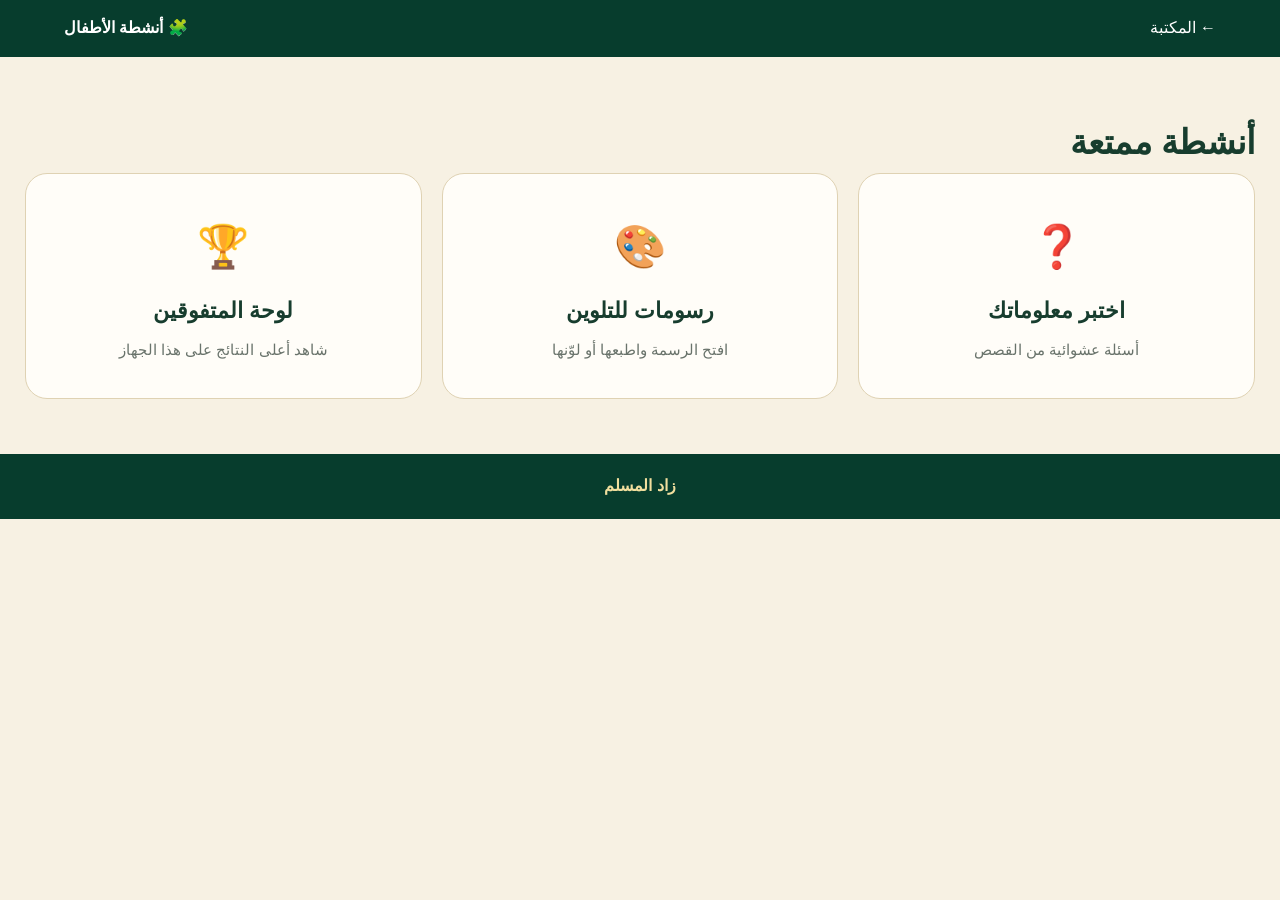
<file: activities.html>
<!doctype html><html lang="ar" dir="rtl"><head><meta charset="utf-8"><meta name="viewport" content="width=device-width,initial-scale=1"><title>أنشطة الأطفال | زاد المسلم</title><link rel="stylesheet" href="style.css"></head><body>
<header class="reader-top"><a href="index.html">← المكتبة</a><b>🧩 أنشطة الأطفال</b></header><main class="section"><h1>أنشطة ممتعة</h1><div class="activity-grid">
<a class="activity" href="quiz.html">❓<b>اختبر معلوماتك</b><span>أسئلة عشوائية من القصص</span></a>
<a class="activity" href="coloring.html">🎨<b>رسومات للتلوين</b><span>افتح الرسمة واطبعها أو لوّنها</span></a>
<a class="activity" href="leaderboard.html">🏆<b>لوحة المتفوقين</b><span>شاهد أعلى النتائج على هذا الجهاز</span></a>
</div></main><footer>زاد المسلم</footer></body></html>
</file>
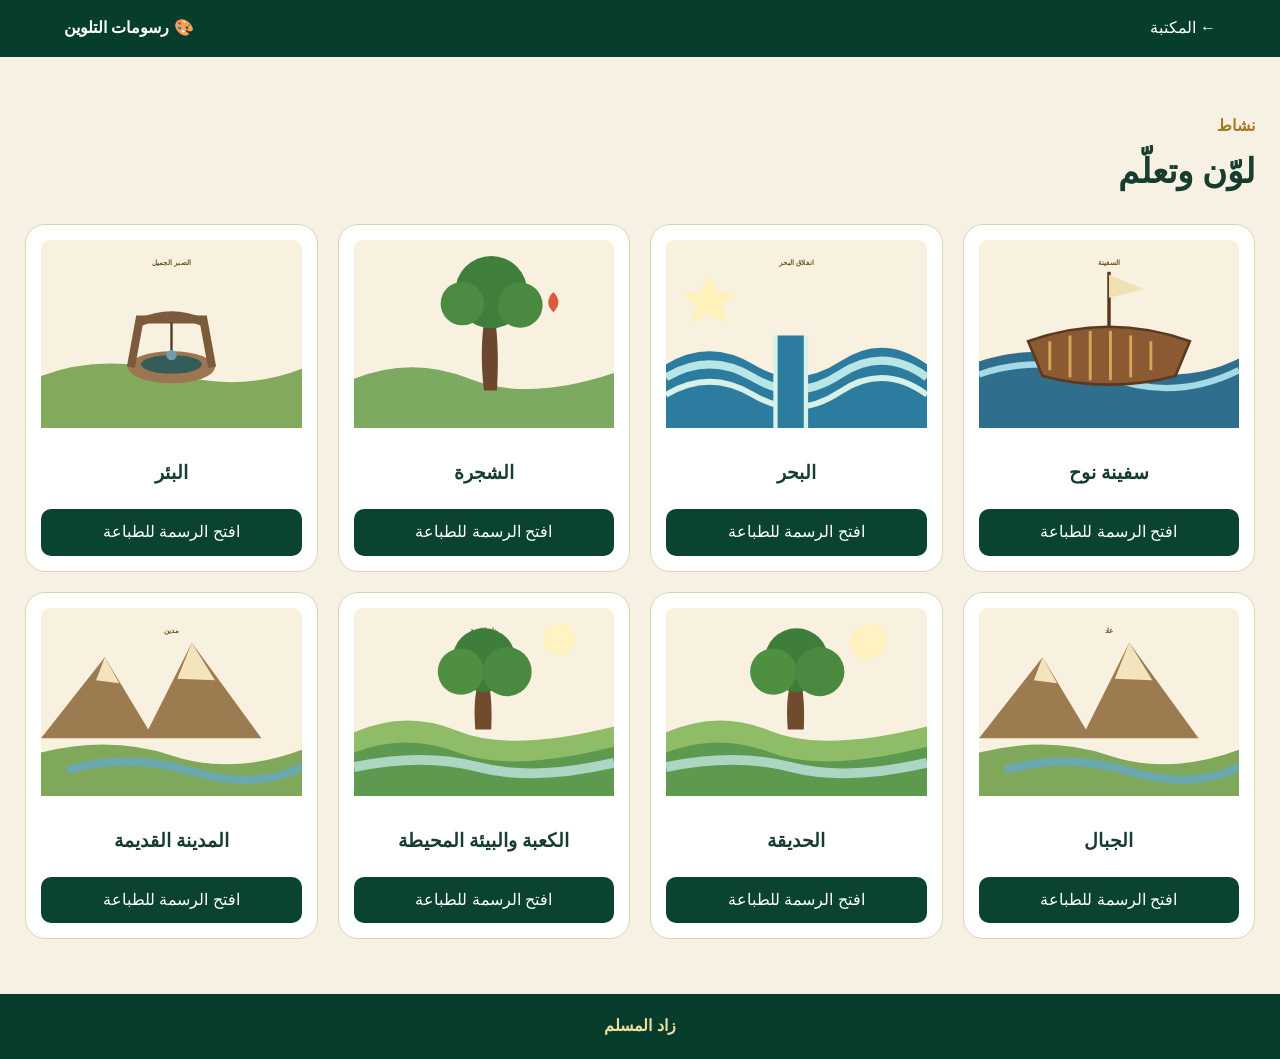
<file: coloring.html>
<!doctype html><html lang="ar" dir="rtl"><head><meta charset="utf-8"><meta name="viewport" content="width=device-width,initial-scale=1"><title>رسومات التلوين | زاد المسلم</title><link rel="stylesheet" href="style.css"></head><body>
<header class="reader-top"><a href="index.html">← المكتبة</a><b>🎨 رسومات التلوين</b></header><main class="section"><div class="section-head"><div><span class="eyebrow">نشاط</span><h1>لوّن وتعلّم</h1></div></div><div id="colorGrid" class="color-grid"></div></main><footer>زاد المسلم</footer><script src="coloring.js"></script></body></html>
</file>
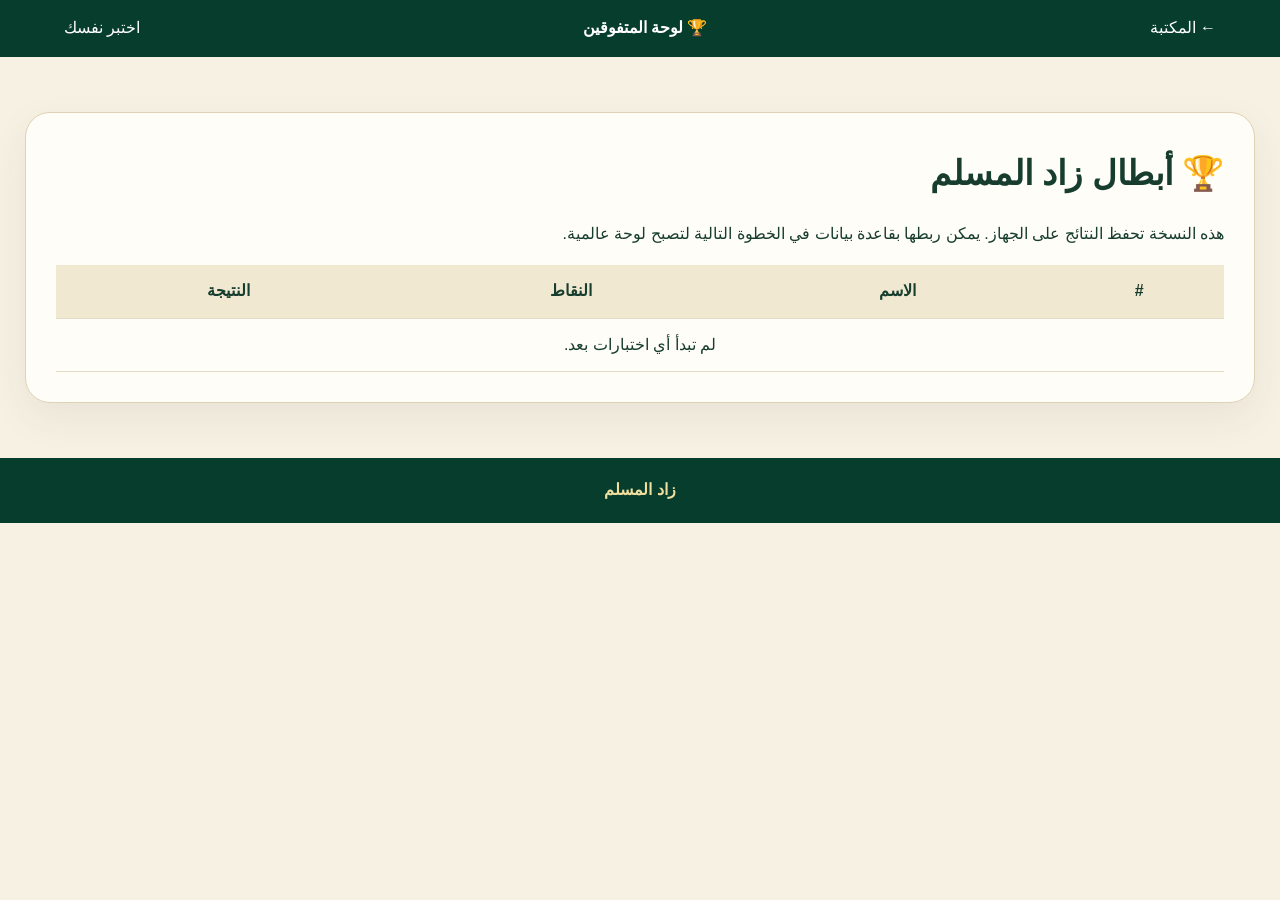
<file: leaderboard.html>
<!doctype html><html lang="ar" dir="rtl"><head><meta charset="utf-8"><meta name="viewport" content="width=device-width,initial-scale=1"><title>لوحة المتفوقين | زاد المسلم</title><link rel="stylesheet" href="style.css"></head><body>
<header class="reader-top"><a href="index.html">← المكتبة</a><b>🏆 لوحة المتفوقين</b><a href="quiz.html">اختبر نفسك</a></header><main class="section"><div class="leader-card"><h1>🏆 أبطال زاد المسلم</h1><p>هذه النسخة تحفظ النتائج على الجهاز. يمكن ربطها بقاعدة بيانات في الخطوة التالية لتصبح لوحة عالمية.</p><table><thead><tr><th>#</th><th>الاسم</th><th>النقاط</th><th>النتيجة</th></tr></thead><tbody id="leaders"></tbody></table></div></main><footer>زاد المسلم</footer><script src="leaderboard.js"></script></body></html>
</file>
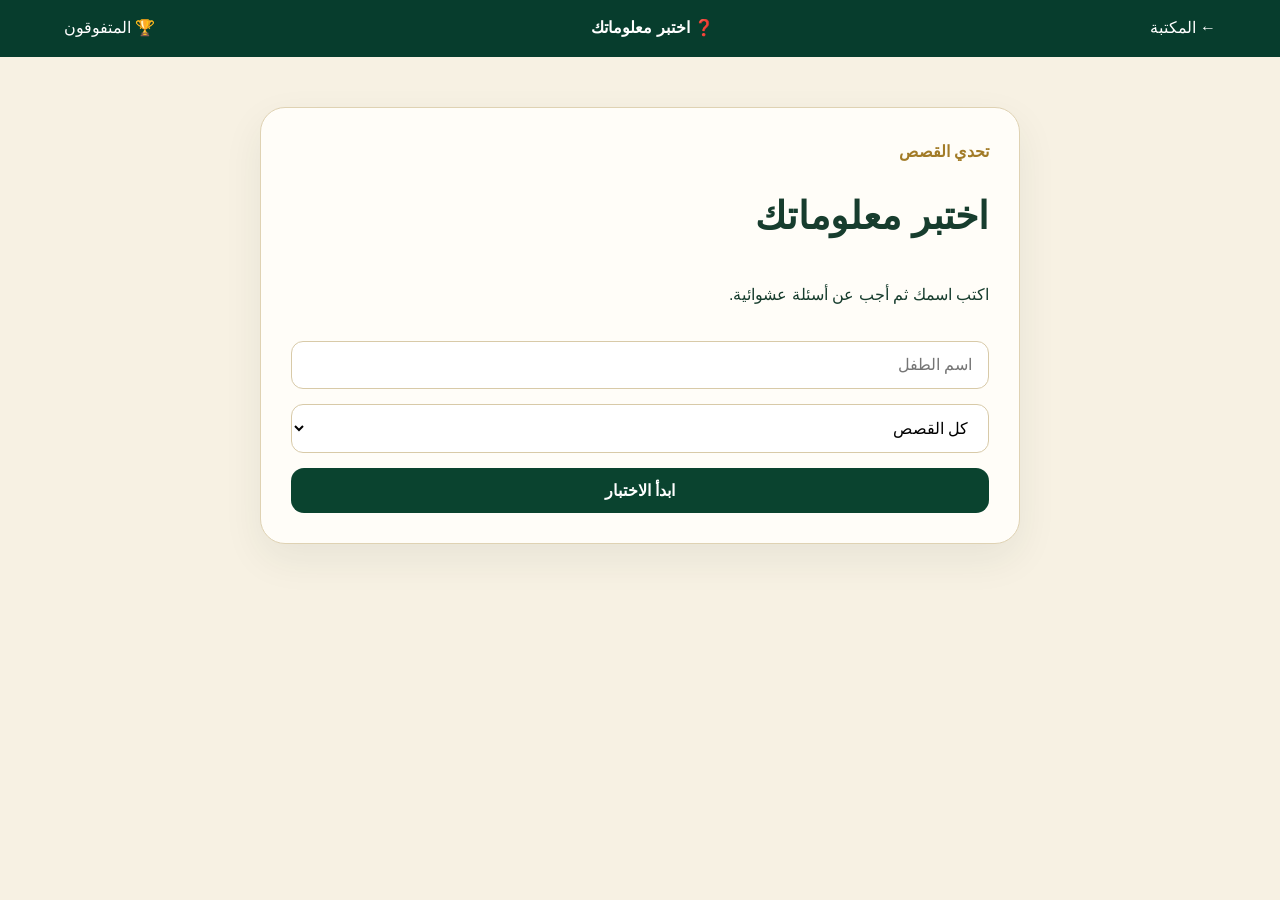
<file: quiz.html>
<!doctype html><html lang="ar" dir="rtl"><head><meta charset="utf-8"><meta name="viewport" content="width=device-width,initial-scale=1"><title>اختبر معلوماتك | زاد المسلم</title><link rel="stylesheet" href="style.css"></head><body>
<header class="reader-top"><a href="index.html">← المكتبة</a><b>❓ اختبر معلوماتك</b><a href="leaderboard.html">🏆 المتفوقون</a></header>
<main class="quiz-wrap"><div id="setup" class="quiz-card"><span class="eyebrow">تحدي القصص</span><h1>اختبر معلوماتك</h1><p>اكتب اسمك ثم أجب عن أسئلة عشوائية.</p><input id="playerName" placeholder="اسم الطفل"><select id="quizStory"><option value="all">كل القصص</option></select><button class="btn" id="start">ابدأ الاختبار</button></div>
<div id="game" class="quiz-card hidden"><div class="quiz-meta"><span id="qnum"></span><span id="score"></span></div><h2 id="question"></h2><input id="answer" placeholder="اكتب إجابتك هنا"><button class="btn" id="check">تحقق من الإجابة</button><div id="feedback"></div><button class="btn ghost hidden" id="nextQ">السؤال التالي</button></div>
<div id="result" class="quiz-card hidden"></div></main><script src="quiz.js"></script></body></html>
</file>
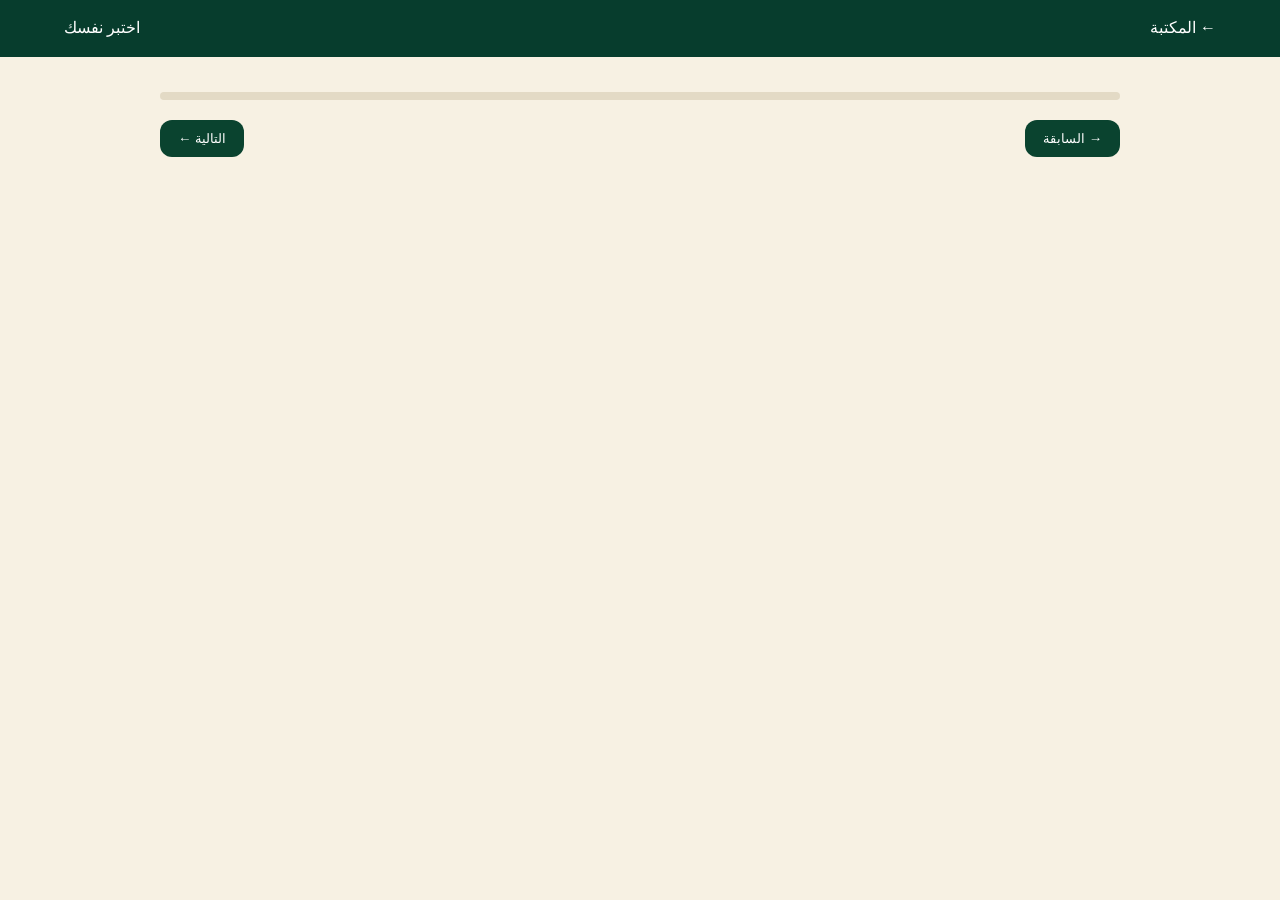
<file: story.html>
<!doctype html><html lang="ar" dir="rtl"><head><meta charset="utf-8"><meta name="viewport" content="width=device-width,initial-scale=1"><title>القصة | زاد المسلم</title><link rel="stylesheet" href="style.css"></head><body>
<header class="reader-top"><a href="index.html">← المكتبة</a><b id="storyTitle"></b><a href="quiz.html">اختبر نفسك</a></header>
<main class="reader"><div class="reader-progress"><span id="progress"></span></div><div id="page"></div><div class="reader-controls"><button id="prev">→ السابقة</button><span id="pageNo"></span><button id="next">التالية ←</button></div></main>
<script src="reader.js"></script></body></html>
</file>
<file: style.css>
*{box-sizing:border-box}body{margin:0;background:#f7f1e3;color:#173d2e;font-family:Tahoma,Arial,sans-serif;line-height:1.8}.site-header{position:sticky;top:0;z-index:10;background:#083d2cdd;backdrop-filter:blur(10px);color:#fff}.topbar{max-width:1400px;margin:auto;padding:12px 22px;display:flex;align-items:center;gap:24px}.brand{display:flex;align-items:center;gap:10px;color:#fff;text-decoration:none;min-width:220px}.brand .logo{width:48px;height:48px;border-radius:50%;background:#e5c568;color:#0b422f;display:grid;place-items:center;font-size:24px}.brand b{display:block;font-size:21px}.brand small{display:block;color:#e8dba9}.topbar nav{display:flex;gap:16px;flex:1;justify-content:center}.topbar nav a,.reader-top a{color:#fff;text-decoration:none}.stats{font-size:13px;white-space:nowrap}.hero{background:linear-gradient(135deg,#fff9ed,#e2ecd9);border-bottom:1px solid #ddceab}.hero-inner{max-width:1400px;margin:auto;padding:60px 30px;display:grid;grid-template-columns:1.4fr .8fr;gap:30px;align-items:center}.pill,.eyebrow{color:#a27b27;font-weight:700}.hero h1{font-size:clamp(34px,5vw,64px);line-height:1.25;margin:8px 0;color:#0b3f2e}.hero p{font-size:20px;color:#59685d;max-width:750px}.hero-actions{display:flex;gap:12px;flex-wrap:wrap}.btn{border:0;background:#0a432f;color:white;padding:13px 22px;border-radius:13px;text-decoration:none;font-weight:700;cursor:pointer;font-size:16px}.btn.ghost{background:#fff8e8;color:#0a432f;border:1px solid #d8c28b}.hero-art{height:310px;border-radius:40px;background:linear-gradient(#9ed0e8,#f2dca7);position:relative;overflow:hidden;box-shadow:0 20px 50px #163c2c20}.hero-art:before{content:"";position:absolute;bottom:0;left:-5%;width:110%;height:45%;background:#7fa85c;border-radius:50% 50% 0 0}.moon{position:absolute;top:35px;right:55px;font-size:90px;color:#fff0ad}.mosque{position:absolute;bottom:90px;right:90px;font-size:110px}.book{position:absolute;bottom:30px;left:60px;font-size:90px}.section{max-width:1400px;margin:auto;padding:55px 25px}.section-head{display:flex;justify-content:space-between;align-items:end;gap:20px;margin-bottom:22px}.section h1,.section h2{margin:0;font-size:34px}.section-head input,.quiz-card input,.quiz-card select{padding:14px 16px;border:1px solid #d8caa8;border-radius:12px;background:#fff;font-size:16px}.section-head input{width:310px}.story-grid{display:grid;grid-template-columns:repeat(5,1fr);gap:18px}.story-card{background:#fffdf8;border:1px solid #e2d6b9;border-radius:20px;overflow:hidden;box-shadow:0 8px 24px #163c2c12;transition:.2s}.story-card:hover{transform:translateY(-4px);box-shadow:0 15px 35px #163c2c20}.story-card img{width:100%;display:block;aspect-ratio:1.38;object-fit:cover}.story-body{padding:15px}.story-body h3{margin:0 0 6px;font-size:20px}.story-body p{color:#667066;font-size:14px;min-height:50px}.story-body a{display:block;text-align:center;background:#0a432f;color:white;padding:9px;border-radius:10px;text-decoration:none;font-weight:bold}.features{max-width:1350px;margin:0 auto 55px;padding:25px;display:grid;grid-template-columns:repeat(4,1fr);gap:15px;background:#fff9ed;border:1px solid #dccb9e;border-radius:24px}.features div{padding:18px;text-align:center}.features b,.features span{display:block}.features b{font-size:19px}.features span{color:#667066}.reader-top{background:#073d2d;color:#fff;padding:14px 5%;display:flex;justify-content:space-between;align-items:center}.reader{max-width:1000px;margin:35px auto;padding:0 20px}.reader-progress{height:8px;background:#e3dac5;border-radius:99px;overflow:hidden;margin-bottom:20px}.reader-progress span{display:block;height:100%;background:#c59b3f;width:0}.page-card{background:#fffdf8;border:1px solid #dfd2b3;border-radius:25px;overflow:hidden;box-shadow:0 15px 45px #163c2c15}.page-card img{width:100%;display:block;background:#eef3df}.page-text{padding:28px}.page-text .tag{color:#a27b27;font-weight:bold}.page-text h1{font-size:34px;margin:4px 0}.page-text p{font-size:20px;color:#536157}.reader-controls{display:flex;justify-content:space-between;align-items:center;margin-top:18px}.reader-controls button{border:0;background:#0a432f;color:white;padding:11px 18px;border-radius:12px;cursor:pointer}.reader-controls button:disabled{opacity:.4}.color-grid{display:grid;grid-template-columns:repeat(4,1fr);gap:20px}.color-card{background:#fff;border:1px solid #ded3ba;border-radius:20px;padding:15px;text-align:center}.color-card img{width:100%;background:white}.color-card a{display:block;background:#0a432f;color:#fff;text-decoration:none;padding:9px;border-radius:10px}.activity-grid{display:grid;grid-template-columns:repeat(3,1fr);gap:20px}.activity{background:#fffdf8;border:1px solid #dfd2b3;border-radius:22px;padding:35px;text-decoration:none;color:#173d2e;display:flex;flex-direction:column;gap:6px;text-align:center;font-size:42px}.activity b{font-size:22px}.activity span{font-size:15px;color:#69736b}.quiz-wrap{max-width:800px;margin:50px auto;padding:0 20px}.quiz-card,.leader-card{background:#fffdf8;border:1px solid #dfd2b3;border-radius:25px;padding:30px;box-shadow:0 15px 40px #163c2c12}.quiz-card{display:flex;flex-direction:column;gap:15px}.quiz-card h1{margin:0;font-size:38px}.quiz-card h2{font-size:27px}.quiz-meta{display:flex;justify-content:space-between;color:#8b6b27;font-weight:bold}.hidden{display:none!important}#feedback{padding:15px;border-radius:12px;font-weight:bold;min-height:25px}.success{background:#e3f2df;color:#27633c}.error{background:#f9e5df;color:#8b3d2c}.leader-card table{width:100%;border-collapse:collapse}.leader-card th,.leader-card td{padding:12px;border-bottom:1px solid #e5dcc7;text-align:center}.leader-card th{background:#f1e8d1}footer{background:#073d2d;color:#f1df9e;text-align:center;padding:18px;font-weight:bold}@media(max-width:1100px){.story-grid{grid-template-columns:repeat(3,1fr)}.topbar nav{display:none}.color-grid{grid-template-columns:repeat(2,1fr)}}@media(max-width:750px){.hero-inner{grid-template-columns:1fr}.features{grid-template-columns:1fr 1fr}.story-grid{grid-template-columns:repeat(2,1fr)}.section-head{display:block}.section-head input{margin-top:15px;width:100%}.activity-grid{grid-template-columns:1fr}.hero-art{height:230px}}@media(max-width:500px){.story-grid,.color-grid,.features{grid-template-columns:1fr}.brand{min-width:auto}.stats{display:none}.hero h1{font-size:35px}.page-text h1{font-size:27px}}
</file>
